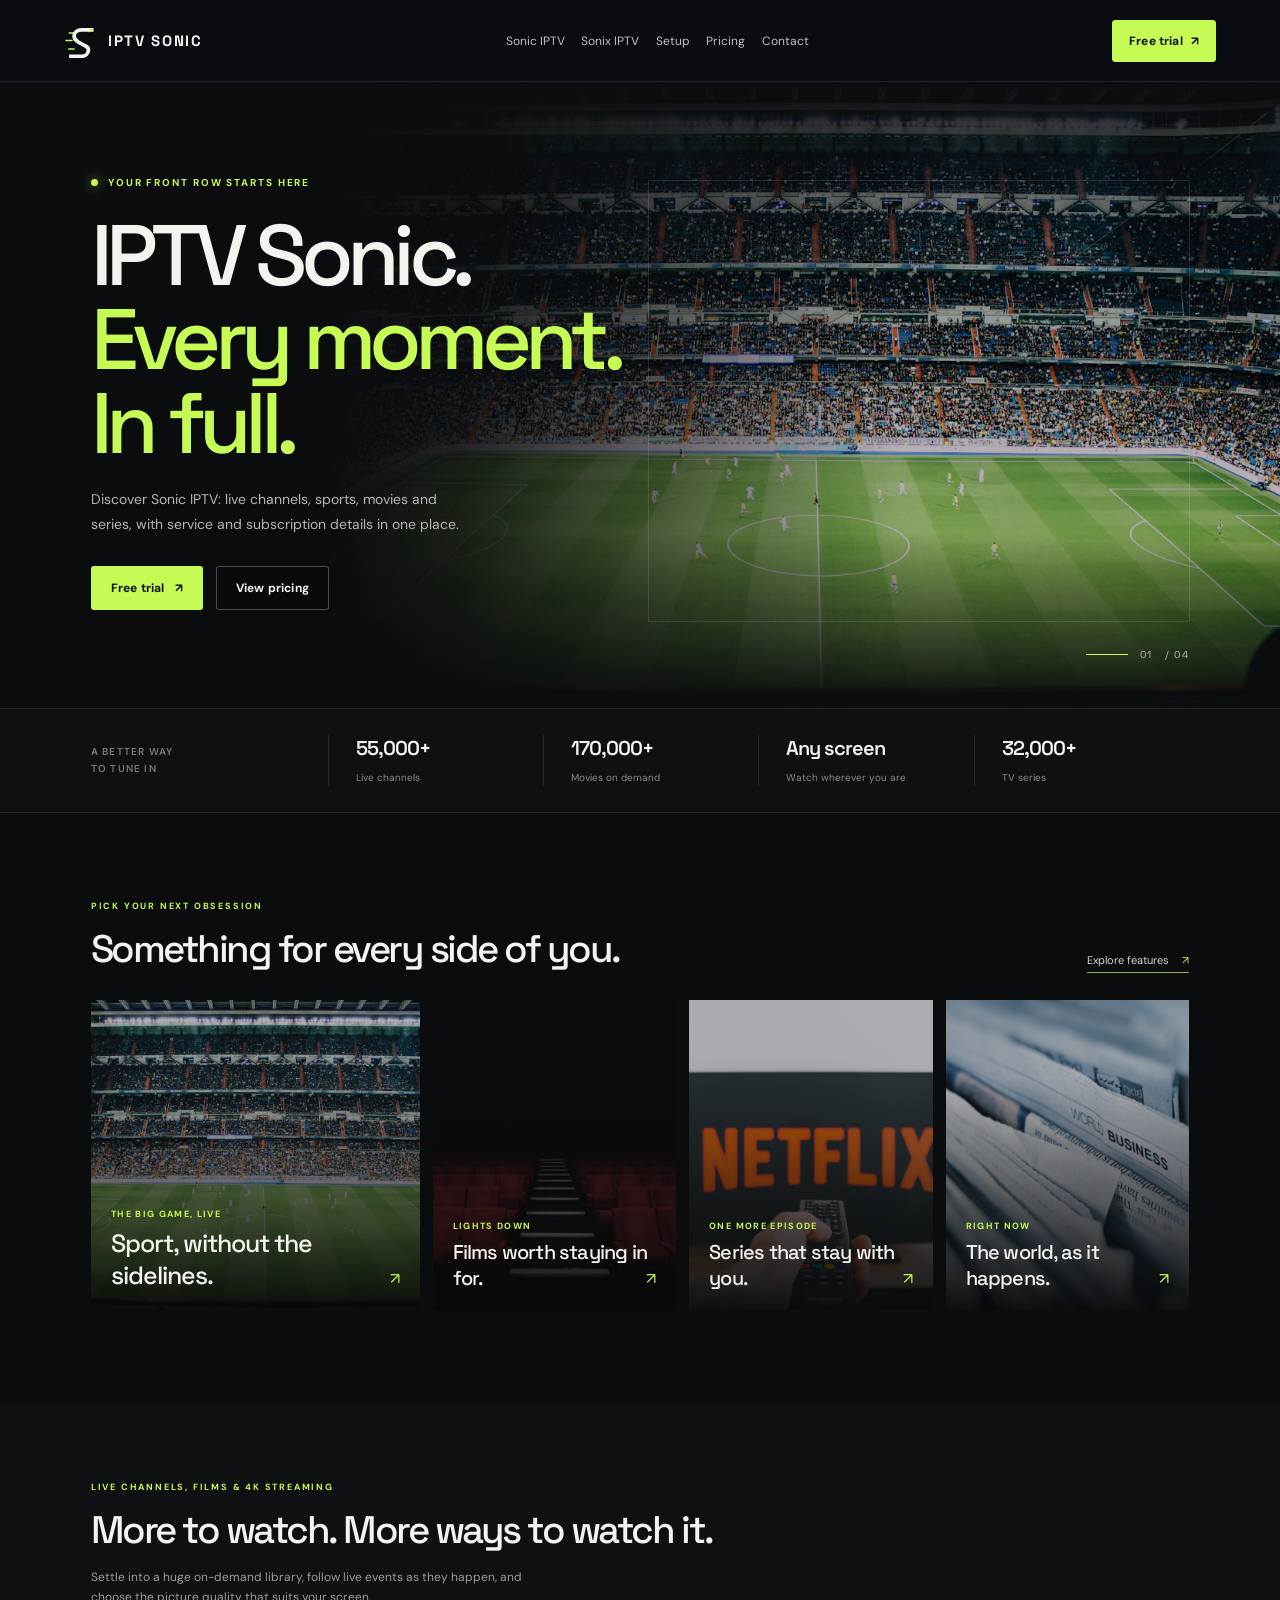
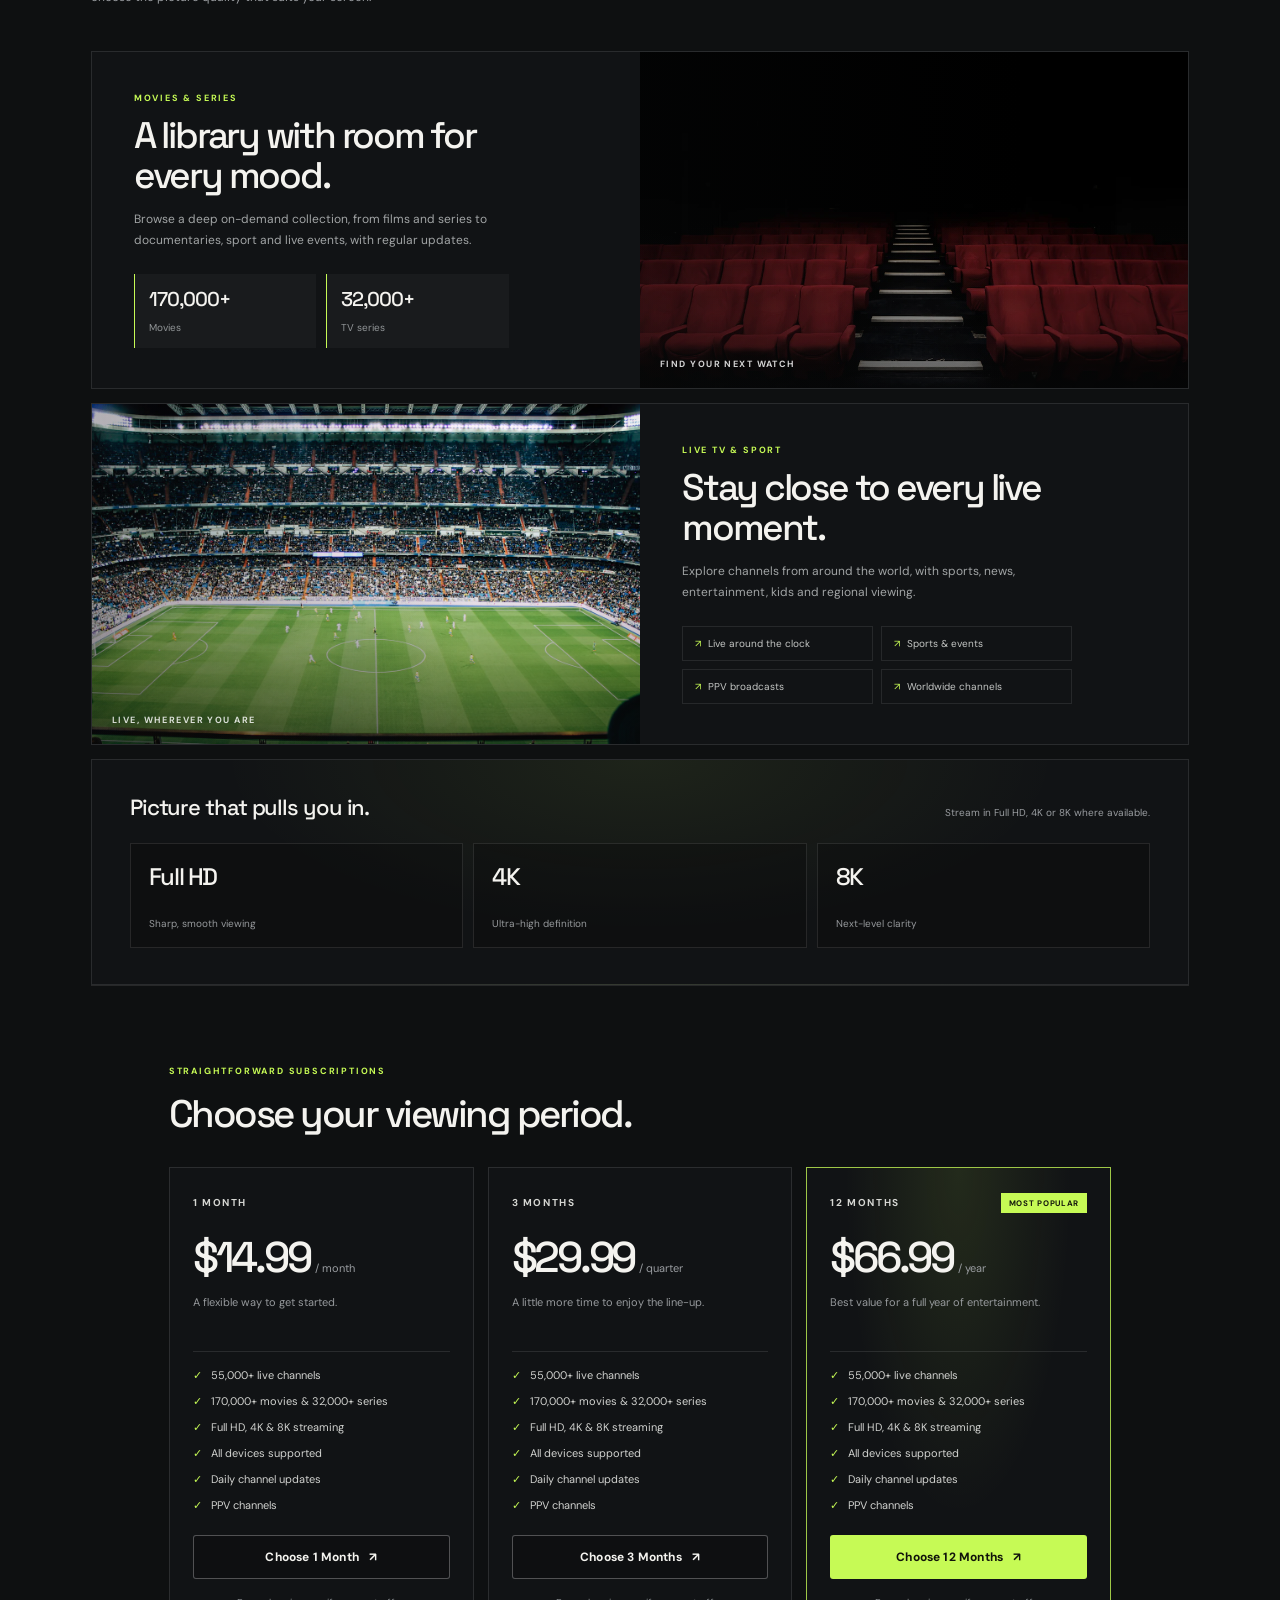
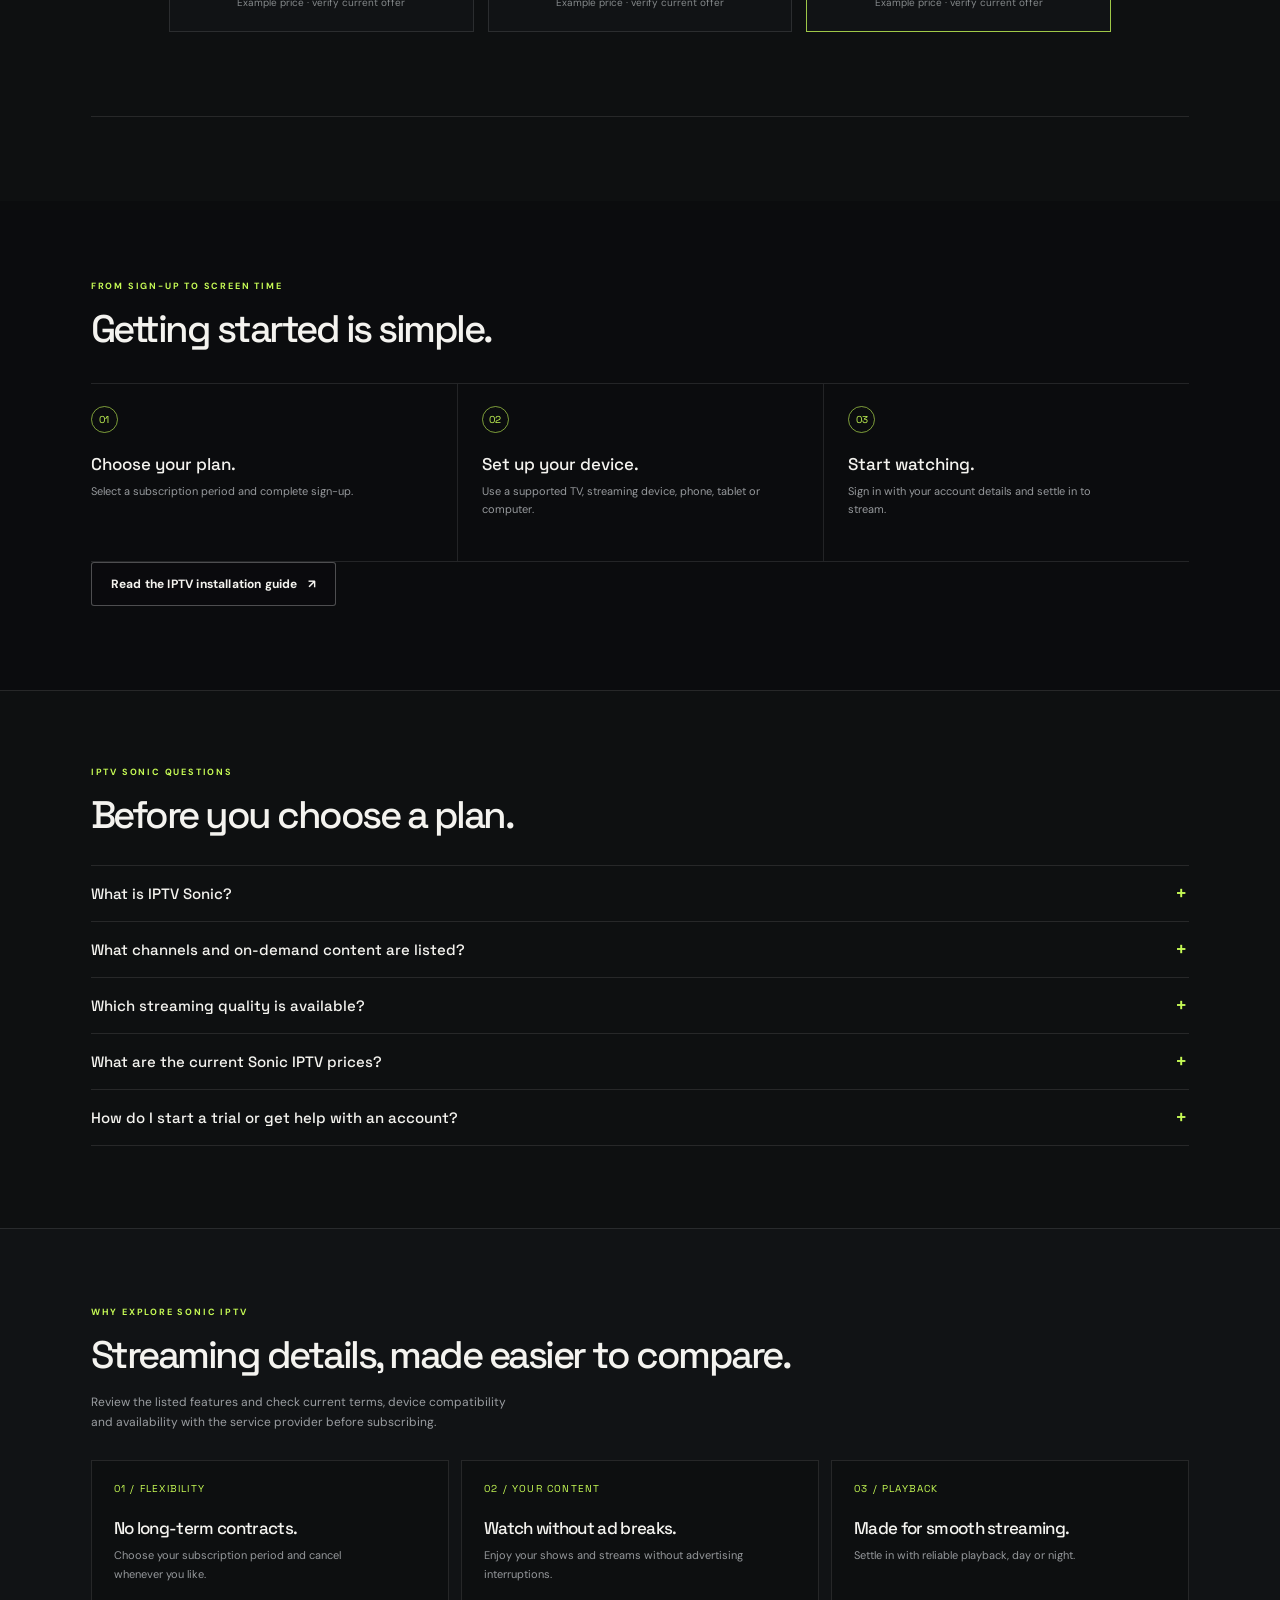
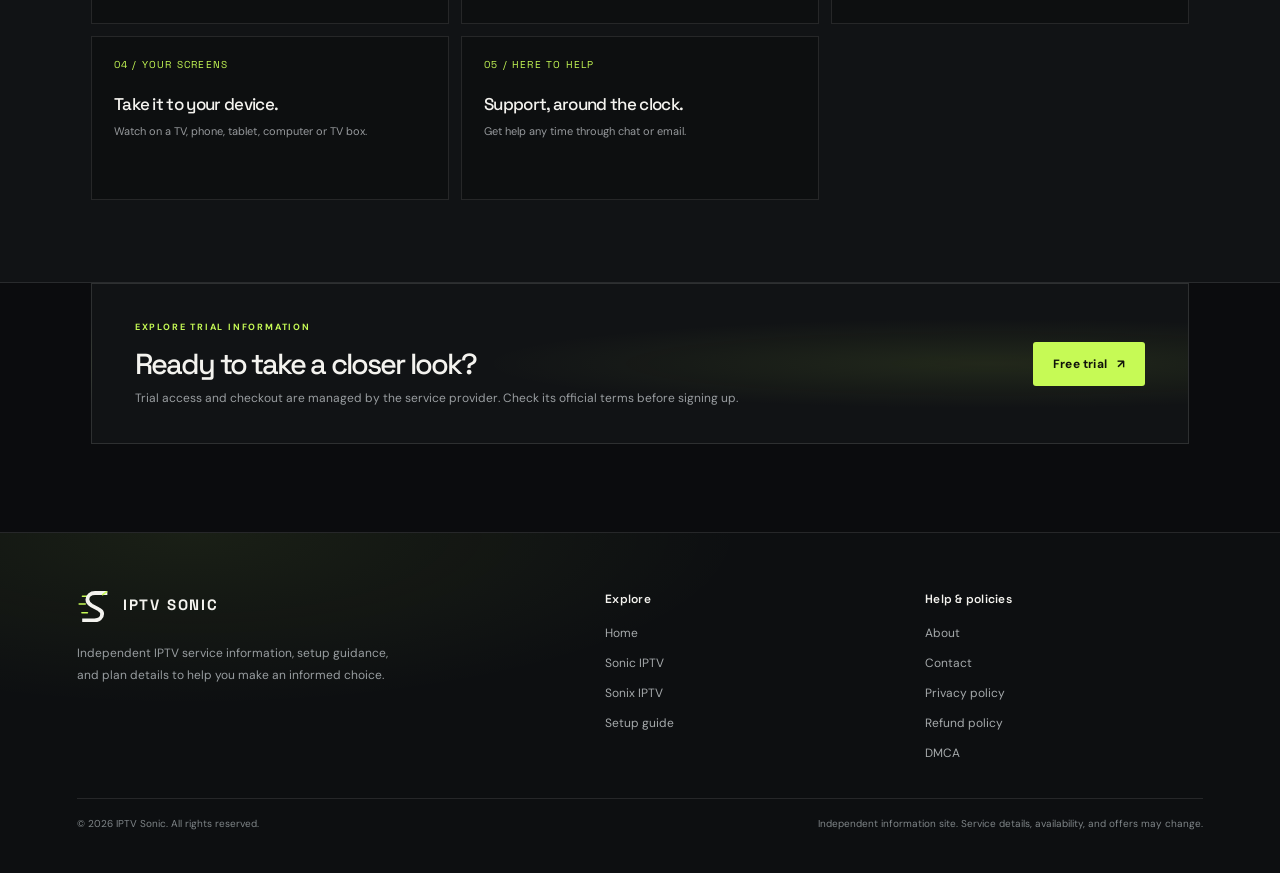
<file: index.html>
<!doctype html>
<html lang="en">
  <head>
    <meta charset="UTF-8" />
    <meta name="viewport" content="width=device-width, initial-scale=1.0" />
    <meta
      name="description"
      content="Explore IPTV Sonic: live TV, sports, movies and series with Sonic IPTV plan details, supported devices, streaming quality and trial information."
    />
    <meta name="robots" content="index, follow" />
    <meta name="theme-color" content="#0b0c0e" />
    <link rel="canonical" href="https://iptvsonic.com/" />
    <link rel="icon" type="image/svg+xml" href="favicon.svg?v=2" sizes="any" />
    <link rel="icon" type="image/png" sizes="32x32" href="favicon-32.png?v=2" />
    <link rel="shortcut icon" href="favicon.ico?v=2" />
    <link rel="apple-touch-icon" sizes="180x180" href="apple-touch-icon.png?v=2" />
    <link rel="preload" as="image" href="images/stadium.webp" fetchpriority="high" />
    <meta property="og:type" content="website" />
    <meta property="og:title" content="IPTV Sonic | Live TV, Movies &amp; Series" />
    <meta property="og:description" content="Explore IPTV Sonic and Sonic IPTV service information, content, supported devices and plan details." />
    <meta property="og:url" content="https://iptvsonic.com/" />
    <meta property="og:locale" content="en_US" />
    <meta property="og:image" content="https://iptvsonic.com/images/social-cover.webp" />
    <meta name="twitter:card" content="summary_large_image" />
    <meta name="twitter:title" content="IPTV Sonic | Live TV, Movies &amp; Series" />
    <meta name="twitter:description" content="Explore IPTV Sonic and Sonic IPTV service information, content, supported devices and plan details." />
    <meta name="twitter:image" content="https://iptvsonic.com/images/social-cover.webp" />
    <title>IPTV Sonic | Live TV, Movies &amp; Series Streaming</title>
    <script type="application/ld+json">
      {
        "@context": "https://schema.org",
        "@graph": [
          {
            "@type": "WebSite",
            "@id": "https://iptvsonic.com/#website",
            "url": "https://iptvsonic.com/",
            "name": "IPTV Sonic",
            "alternateName": "Sonic IPTV",
            "inLanguage": "en"
          },
          {
            "@type": "WebPage",
            "@id": "https://iptvsonic.com/#webpage",
            "url": "https://iptvsonic.com/",
            "name": "IPTV Sonic | Live TV, Movies & Series Streaming",
            "description": "Explore IPTV Sonic: live TV, sports, movies and series with Sonic IPTV plan details, supported devices, streaming quality and trial information.",
            "isPartOf": { "@id": "https://iptvsonic.com/#website" },
            "inLanguage": "en"
          },
          {
            "@type": "FAQPage",
            "@id": "https://iptvsonic.com/#faq",
            "mainEntity": [
              {
                "@type": "Question",
                "name": "What is IPTV Sonic?",
                "acceptedAnswer": {
                  "@type": "Answer",
                  "text": "IPTV Sonic is an informational landing page for live television and on-demand streaming offers. Subscription, trial, billing and account services are managed separately by the service provider."
                }
              },
              {
                "@type": "Question",
                "name": "What channels and on-demand content are listed?",
                "acceptedAnswer": {
                  "@type": "Answer",
                  "text": "The service provider advertises more than 55,000 live channels, 170,000 movies and 32,000 series. Catalog size, channel availability and content rights can vary; confirm the current catalog and terms with the provider before subscribing."
                }
              },
              {
                "@type": "Question",
                "name": "Which streaming quality is available?",
                "acceptedAnswer": {
                  "@type": "Answer",
                  "text": "The service provider advertises Full HD, 4K and 8K streaming. Actual playback quality depends on the selected content, device, app and connection."
                }
              },
              {
                "@type": "Question",
                "name": "What are the current Sonic IPTV prices?",
                "acceptedAnswer": {
                  "@type": "Answer",
                  "text": "Plan examples on this page may change. Check current pricing and plan details with the service provider before paying."
                }
              },
              {
                "@type": "Question",
                "name": "How do I start a trial or get help with an account?",
                "acceptedAnswer": {
                  "@type": "Answer",
                  "text": "Trial sign-up, billing and account support are handled by the service provider. Use the provider's official website or the support details in your order confirmation."
                }
              }
            ]
          }
        ]
      }
    </script>
    <link rel="preconnect" href="https://fonts.googleapis.com" />
    <link rel="preconnect" href="https://fonts.gstatic.com" crossorigin />
    <link
      href="https://fonts.googleapis.com/css2?family=DM+Sans:wght@400;500;600;700&family=Space+Grotesk:wght@400;500;600;700&display=swap"
      rel="stylesheet"
    />
    <style>
      :root {
        color-scheme: dark;
        --bg: #0b0c0e;
        --panel: #111315;
        --line: rgba(255, 255, 255, 0.1);
        --muted: #9a9da1;
        --white: #f4f3ef;
        --lime: #c6fa55;
        --font-display: "Space Grotesk", sans-serif;
        --font-body: "DM Sans", sans-serif;
      }

      * {
        box-sizing: border-box;
      }

      html {
        scroll-behavior: smooth;
      }

      body {
        margin: 0;
        background: var(--bg);
        color: var(--white);
        font-family: var(--font-body);
        -webkit-font-smoothing: antialiased;
      }

      a {
        color: inherit;
        text-decoration: none;
      }

      button {
        font: inherit;
      }

      .page-shell {
        width: min(1440px, 100%);
        margin: 0 auto;
        overflow: hidden;
      }

      .topbar {
        height: 82px;
        padding: 0 7.1%;
        display: flex;
        align-items: center;
        justify-content: space-between;
        border-bottom: 1px solid rgba(255, 255, 255, 0.07);
        position: relative;
        z-index: 5;
      }

      .brand {
        display: inline-flex;
        align-items: center;
        gap: 11px;
        font-family: var(--font-display);
        font-size: 19px;
        font-weight: 700;
        letter-spacing: 0.12em;
      }

      .brand-mark {
        width: 34px;
        height: 34px;
        display: inline-block;
        object-fit: contain;
      }

      .nav-links {
        display: flex;
        gap: 37px;
        color: #b9babe;
        font-size: 13px;
      }

      .nav-links a {
        transition: color 160ms ease;
      }

      .nav-links a:hover {
        color: var(--lime);
      }

      .nav-actions {
        display: flex;
        align-items: center;
        gap: 25px;
        font-size: 13px;
      }

      .button {
        min-height: 44px;
        padding: 0 19px;
        display: inline-flex;
        align-items: center;
        justify-content: center;
        gap: 10px;
        border: 1px solid transparent;
        border-radius: 3px;
        font-size: 12px;
        font-weight: 700;
        letter-spacing: 0.015em;
        transition: transform 160ms ease, background 160ms ease, border 160ms ease;
      }

      .button:hover {
        transform: translateY(-2px);
      }

      .button-primary {
        color: #10120a;
        background: var(--lime);
      }

      .button-primary:hover {
        background: #d5ff7c;
      }

      .button-quiet {
        color: var(--white);
        border-color: rgba(255, 255, 255, 0.28);
        background: rgba(10, 11, 13, 0.35);
      }

      .button-quiet:hover {
        border-color: var(--lime);
      }

      .hero {
        position: relative;
        min-height: 626px;
        display: flex;
        align-items: center;
        padding: 70px 7.1% 74px;
        isolation: isolate;
      }

      .hero::before {
        content: "";
        position: absolute;
        z-index: -2;
        inset: 0 0 0 25%;
        background:
          linear-gradient(90deg, var(--bg) 0%, rgba(11, 12, 14, 0.88) 15%, rgba(11, 12, 14, 0.18) 60%, rgba(11, 12, 14, 0.18) 100%),
          linear-gradient(0deg, var(--bg) 0%, transparent 28%, rgba(11, 12, 14, 0.12) 76%, var(--bg) 100%),
          url("images/stadium.webp") center 48% / cover;
        opacity: 0.88;
      }

      .hero::after {
        content: "";
        position: absolute;
        z-index: -1;
        width: 540px;
        height: 440px;
        right: 7%;
        top: 98px;
        border: 1px solid rgba(255, 255, 255, 0.11);
        pointer-events: none;
      }

      .hero-copy {
        width: min(590px, 58%);
        position: relative;
        z-index: 1;
        padding: 20px 0;
      }

      .eyebrow {
        display: flex;
        align-items: center;
        gap: 10px;
        color: var(--lime);
        font-size: 10px;
        font-weight: 700;
        letter-spacing: 0.19em;
        text-transform: uppercase;
      }

      .live-dot {
        width: 7px;
        height: 7px;
        background: var(--lime);
        border-radius: 50%;
        box-shadow: 0 0 12px rgba(198, 250, 85, 0.65);
      }

      h1,
      h2,
      h3,
      p {
        margin-top: 0;
      }

      h1 {
        max-width: 620px;
        margin: 25px 0 21px;
        font-family: var(--font-display);
        font-size: clamp(52px, 6.7vw, 91px);
        font-weight: 500;
        letter-spacing: -0.078em;
        line-height: 0.98;
      }

      h1 span {
        color: var(--lime);
      }

      .hero-description {
        max-width: 390px;
        margin-bottom: 29px;
        color: #b5b6b8;
        font-size: 14px;
        line-height: 1.8;
      }

      .hero-ctas {
        display: flex;
        align-items: center;
        gap: 13px;
      }

      .play-icon {
        width: 17px;
        height: 17px;
        display: inline-grid;
        place-items: center;
        border: 1px solid rgba(255, 255, 255, 0.7);
        border-radius: 50%;
        font-size: 7px;
        line-height: 1;
      }

      .hero-index {
        position: absolute;
        right: 7.1%;
        bottom: 47px;
        display: flex;
        align-items: center;
        gap: 12px;
        color: rgba(255, 255, 255, 0.68);
        font-family: var(--font-display);
        font-size: 10px;
        letter-spacing: 0.14em;
      }

      .hero-index::before {
        content: "";
        width: 42px;
        height: 1px;
        background: var(--lime);
      }

      .proof-strip {
        min-height: 105px;
        padding: 22px 7.1%;
        display: grid;
        grid-template-columns: 1.1fr repeat(4, 1fr);
        align-items: center;
        border-top: 1px solid var(--line);
        border-bottom: 1px solid var(--line);
        background: #0e1011;
      }

      .proof-intro {
        color: #777b7e;
        font-size: 10px;
        font-weight: 600;
        letter-spacing: 0.12em;
        line-height: 1.65;
        text-transform: uppercase;
      }

      .proof-stat {
        min-height: 39px;
        padding-left: 27px;
        border-left: 1px solid var(--line);
      }

      .proof-stat strong {
        display: block;
        margin-bottom: 4px;
        font-family: var(--font-display);
        font-size: 20px;
        font-weight: 600;
        letter-spacing: -0.05em;
      }

      .proof-stat span {
        color: #878a8d;
        font-size: 10px;
      }

      .content-section {
        padding: 87px 7.1% 93px;
      }

      .section-heading {
        margin-bottom: 27px;
        display: flex;
        align-items: end;
        justify-content: space-between;
      }

      .section-kicker {
        margin-bottom: 12px;
        color: var(--lime);
        font-size: 9px;
        font-weight: 700;
        letter-spacing: 0.2em;
        text-transform: uppercase;
      }

      h2 {
        margin-bottom: 0;
        font-family: var(--font-display);
        font-size: clamp(29px, 3vw, 40px);
        font-weight: 500;
        letter-spacing: -0.065em;
      }

      .text-link {
        padding-bottom: 5px;
        color: #d4d5d1;
        border-bottom: 1px solid rgba(198, 250, 85, 0.7);
        font-size: 11px;
      }

      .text-link span {
        padding-left: 10px;
        color: var(--lime);
      }

      .feature-showcase {
        padding: 78px 7.1% 84px;
        background: #0e1011;
      }

      .feature-showcase-heading {
        margin-bottom: 43px;
      }

      .feature-showcase-heading p {
        max-width: 435px;
        margin: 13px 0 0;
        color: var(--muted);
        font-size: 12px;
        line-height: 1.7;
      }

      .feature-story {
        min-height: 335px;
        margin-bottom: 14px;
        display: grid;
        grid-template-columns: 1fr 1fr;
        border: 1px solid rgba(255, 255, 255, 0.1);
        background: #111315;
      }

      .feature-story-copy {
        padding: 40px 42px;
        display: flex;
        align-items: flex-start;
        flex-direction: column;
        justify-content: center;
      }

      .feature-story-copy h3 {
        max-width: 420px;
        margin: 0 0 13px;
        font-family: var(--font-display);
        font-size: clamp(27px, 3vw, 37px);
        font-weight: 500;
        letter-spacing: -0.06em;
        line-height: 1.08;
      }

      .feature-story-copy > p {
        max-width: 410px;
        margin: 0 0 23px;
        color: #a1a4a5;
        font-size: 12px;
        line-height: 1.75;
      }

      .library-numbers {
        width: 100%;
        max-width: 375px;
        display: grid;
        grid-template-columns: 1fr 1fr;
        gap: 10px;
      }

      .library-number {
        padding: 12px 14px;
        border-left: 1px solid var(--lime);
        background: rgba(255, 255, 255, 0.035);
      }

      .library-number strong {
        display: block;
        margin-bottom: 3px;
        font-family: var(--font-display);
        font-size: 20px;
        font-weight: 500;
        letter-spacing: -0.05em;
      }

      .library-number span {
        color: #919597;
        font-size: 10px;
      }

      .feature-art {
        min-height: 335px;
        position: relative;
        overflow: hidden;
        background-color: #1b2021;
        background-position: center;
        background-size: cover;
      }

      .feature-art::after {
        content: "";
        position: absolute;
        inset: 0;
        background: linear-gradient(90deg, rgba(10, 12, 13, 0.28), transparent 70%), linear-gradient(0deg, rgba(8, 9, 10, 0.58), transparent 50%);
      }

      .feature-art-library {
        background-image: url("images/cinema.webp");
      }

      .feature-art-live {
        background-image: url("images/stadium.webp");
      }

      .art-caption {
        position: absolute;
        z-index: 1;
        right: 20px;
        bottom: 18px;
        left: 20px;
        color: rgba(255, 255, 255, 0.82);
        font-size: 9px;
        font-weight: 700;
        letter-spacing: 0.16em;
        text-transform: uppercase;
      }

      .feature-story-reverse .feature-art {
        order: 0;
      }

      .feature-story-reverse .feature-story-copy {
        order: 1;
      }

      .live-points {
        width: 100%;
        max-width: 390px;
        display: grid;
        grid-template-columns: 1fr 1fr;
        gap: 8px;
      }

      .live-point {
        padding: 10px 12px;
        border: 1px solid rgba(255, 255, 255, 0.09);
        color: #c4c6c4;
        font-size: 10px;
      }

      .live-point::before {
        content: "↗";
        margin-right: 7px;
        color: var(--lime);
      }

      .quality-panel {
        margin-top: 14px;
        padding: 33px 38px 36px;
        border: 1px solid rgba(255, 255, 255, 0.1);
        background:
          radial-gradient(ellipse at 50% 0%, rgba(198, 250, 85, 0.07), transparent 54%),
          #111315;
      }

      .quality-panel-heading {
        margin-bottom: 22px;
        display: flex;
        align-items: end;
        justify-content: space-between;
        gap: 20px;
      }

      .quality-panel-heading h3 {
        margin: 0;
        font-family: var(--font-display);
        font-size: 22px;
        font-weight: 500;
        letter-spacing: -0.05em;
      }

      .quality-panel-heading p {
        margin: 0 0 2px;
        color: var(--muted);
        font-size: 10px;
      }

      .quality-levels {
        display: grid;
        grid-template-columns: repeat(3, 1fr);
        gap: 10px;
      }

      .quality-level {
        min-height: 105px;
        padding: 17px 18px;
        display: flex;
        align-items: flex-start;
        flex-direction: column;
        justify-content: space-between;
        border: 1px solid rgba(255, 255, 255, 0.1);
        background: rgba(7, 8, 9, 0.32);
      }

      .quality-level strong {
        font-family: var(--font-display);
        font-size: 24px;
        font-weight: 500;
        letter-spacing: -0.06em;
      }

      .quality-level span {
        color: #96999c;
        font-size: 10px;
      }

      .setup-section {
        padding: 79px 7.1% 84px;
      }

      .setup-heading {
        margin-bottom: 30px;
      }

      .setup-grid {
        display: grid;
        grid-template-columns: repeat(3, 1fr);
        border-top: 1px solid var(--line);
        border-bottom: 1px solid var(--line);
      }

      .setup-step {
        min-height: 177px;
        padding: 22px 24px 23px 0;
      }

      .setup-step + .setup-step {
        padding-left: 24px;
        border-left: 1px solid var(--line);
      }

      .setup-step-number {
        width: 27px;
        height: 27px;
        margin-bottom: 20px;
        display: inline-grid;
        place-items: center;
        color: var(--lime);
        border: 1px solid rgba(198, 250, 85, 0.6);
        border-radius: 50%;
        font-family: var(--font-display);
        font-size: 10px;
      }

      .setup-step h3 {
        margin: 0 0 7px;
        font-family: var(--font-display);
        font-size: 17px;
        font-weight: 500;
      }

      .setup-step p {
        max-width: 280px;
        margin: 0;
        color: #96999c;
        font-size: 11px;
        line-height: 1.65;
      }

      .faq-section {
        padding: 75px 7.1% 82px;
        border-top: 1px solid var(--line);
        background: #0e1011;
      }

      .faq-heading {
        margin-bottom: 26px;
      }

      .faq-list {
        border-top: 1px solid var(--line);
      }

      .faq-list details {
        border-bottom: 1px solid var(--line);
      }

      .faq-list summary {
        padding: 18px 32px 18px 0;
        position: relative;
        color: var(--white);
        cursor: pointer;
        font-family: var(--font-display);
        font-size: 15px;
        font-weight: 500;
        list-style: none;
      }

      .faq-list summary::-webkit-details-marker {
        display: none;
      }

      .faq-list summary::after {
        content: "+";
        position: absolute;
        top: 50%;
        right: 2px;
        color: var(--lime);
        font-size: 20px;
        transform: translateY(-50%);
      }

      .faq-list details[open] summary::after {
        content: "−";
      }

      .faq-list details p {
        max-width: 760px;
        margin: 0;
        padding: 0 24px 18px 0;
        color: #a1a4a5;
        font-size: 12px;
        line-height: 1.8;
      }

      .faq-list a {
        color: var(--lime);
        text-decoration: underline;
        text-underline-offset: 3px;
      }

      .why-section {
        padding: 77px 7.1% 82px;
        border-top: 1px solid var(--line);
        border-bottom: 1px solid var(--line);
        background: #111315;
      }

      .why-heading {
        margin-bottom: 28px;
      }

      .why-heading p {
        max-width: 420px;
        margin: 13px 0 0;
        color: var(--muted);
        font-size: 12px;
        line-height: 1.7;
      }

      .benefit-grid {
        display: grid;
        grid-template-columns: repeat(3, minmax(0, 1fr));
        gap: 12px;
      }

      .benefit-card {
        min-height: 164px;
        padding: 21px 22px;
        border: 1px solid rgba(255, 255, 255, 0.1);
        background: #0d0f10;
      }

      .benefit-number {
        display: block;
        margin-bottom: 22px;
        color: var(--lime);
        font-family: var(--font-display);
        font-size: 10px;
        letter-spacing: 0.12em;
      }

      .benefit-card h3 {
        margin: 0 0 7px;
        font-family: var(--font-display);
        font-size: 17px;
        font-weight: 500;
        letter-spacing: -0.04em;
      }

      .benefit-card p {
        max-width: 260px;
        margin: 0;
        color: #96999c;
        font-size: 11px;
        line-height: 1.65;
      }

      .pricing-section {
        padding: 79px 7.1% 84px;
        border-top: 1px solid var(--line);
        border-bottom: 1px solid var(--line);
        background: #0e1011;
      }

      .pricing-heading {
        margin-bottom: 29px;
        display: flex;
        align-items: end;
        justify-content: space-between;
        gap: 24px;
      }

      .pricing-heading p {
        max-width: 270px;
        margin: 0 0 4px;
        color: var(--muted);
        font-size: 12px;
        line-height: 1.7;
      }

      .pricing-heading p a {
        color: var(--lime);
        text-decoration: underline;
        text-underline-offset: 3px;
      }

      .pricing-grid {
        display: grid;
        grid-template-columns: repeat(3, minmax(0, 1fr));
        gap: 14px;
      }

      .plan-card {
        min-height: 360px;
        padding: 25px 23px 22px;
        display: flex;
        flex-direction: column;
        border: 1px solid rgba(255, 255, 255, 0.11);
        background: #111315;
      }

      .plan-card.featured {
        border-color: rgba(198, 250, 85, 0.78);
        background:
          radial-gradient(ellipse at 50% 0%, rgba(198, 250, 85, 0.1), transparent 53%),
          #111315;
      }

      .plan-topline {
        min-height: 20px;
        margin-bottom: 17px;
        display: flex;
        align-items: center;
        justify-content: space-between;
      }

      .plan-name {
        color: #d6d7d3;
        font-size: 10px;
        font-weight: 700;
        letter-spacing: 0.16em;
        text-transform: uppercase;
      }

      .plan-badge {
        padding: 5px 8px;
        color: #14170d;
        background: var(--lime);
        font-size: 8px;
        font-weight: 700;
        letter-spacing: 0.09em;
        text-transform: uppercase;
      }

      .plan-price {
        display: flex;
        align-items: baseline;
        gap: 5px;
        font-family: var(--font-display);
      }

      .plan-price strong {
        font-size: 43px;
        font-weight: 500;
        letter-spacing: -0.075em;
      }

      .plan-price span {
        color: var(--muted);
        font-family: var(--font-body);
        font-size: 11px;
      }

      .plan-summary {
        min-height: 39px;
        margin: 8px 0 19px;
        color: #96999c;
        font-size: 11px;
        line-height: 1.65;
      }

      .plan-features {
        margin: 0 0 23px;
        padding: 16px 0 0;
        display: grid;
        gap: 12px;
        border-top: 1px solid var(--line);
        list-style: none;
      }

      .plan-features li {
        display: flex;
        gap: 9px;
        color: #d1d2cf;
        font-size: 11px;
      }

      .plan-features li::before {
        content: "✓";
        color: var(--lime);
      }

      .plan-card .button {
        width: 100%;
        margin-top: auto;
      }

      .trial-note {
        margin: 17px 0 0;
        color: #85898b;
        font-size: 10px;
        text-align: center;
      }

      .category-grid {
        display: grid;
        grid-template-columns: 1.35fr 1fr 1fr 1fr;
        gap: 13px;
      }

      .category-card {
        min-height: 257px;
        position: relative;
        overflow: hidden;
        background: #202326;
      }

      .category-card::before {
        content: "";
        position: absolute;
        inset: 0;
        background-image: var(--card-image);
        background-position: center;
        background-size: cover;
        opacity: 0.67;
        transition: transform 450ms ease, opacity 250ms ease;
      }

      .category-card:hover::before {
        transform: scale(1.045);
        opacity: 0.84;
      }

      .category-card::after {
        content: "";
        position: absolute;
        inset: 25% 0 0;
        background: linear-gradient(0deg, rgba(7, 8, 9, 0.95), transparent);
      }

      .category-card:first-child {
        min-height: 310px;
      }

      .category-card:first-child::before {
        background-position: center;
      }

      .category-card-content {
        position: absolute;
        z-index: 1;
        right: 20px;
        bottom: 19px;
        left: 20px;
      }

      .category-label {
        margin-bottom: 7px;
        color: var(--lime);
        font-size: 9px;
        font-weight: 700;
        letter-spacing: 0.15em;
        text-transform: uppercase;
      }

      .category-card h3 {
        margin: 0;
        font-family: var(--font-display);
        font-size: 20px;
        font-weight: 500;
        letter-spacing: -0.04em;
      }

      .category-card:first-child h3 {
        font-size: 25px;
      }

      .category-arrow {
        position: absolute;
        right: 0;
        bottom: 2px;
        color: var(--lime);
        font-size: 16px;
      }

      .bottom-cta {
        margin: 0 7.1% 88px;
        padding: 37px 43px;
        display: flex;
        align-items: center;
        justify-content: space-between;
        border: 1px solid rgba(255, 255, 255, 0.12);
        background:
          radial-gradient(ellipse at 82% 50%, rgba(198, 250, 85, 0.09), transparent 40%),
          #111315;
      }

      .bottom-cta h2 {
        margin-bottom: 8px;
        font-size: 29px;
      }

      .bottom-cta p {
        margin-bottom: 0;
        color: #999da0;
        font-size: 12px;
      }

      footer {
        min-height: 76px;
        padding: 0 7.1%;
        display: flex;
        align-items: center;
        justify-content: space-between;
        border-top: 1px solid var(--line);
        color: #777b7e;
        font-size: 12px;
      }

      .footer-links {
        display: flex;
        gap: 26px;
        font-size: 13px;
      }

      .footer-links a:hover {
        color: var(--white);
      }

      .menu-toggle {
        width: 40px;
        height: 40px;
        display: none;
        align-items: center;
        justify-content: center;
        color: var(--white);
        border: 1px solid var(--line);
        border-radius: 3px;
        background: transparent;
        cursor: pointer;
      }

      @media (max-width: 850px) {
        .topbar {
          padding: 0 5%;
        }

        .nav-links {
          gap: 20px;
        }

        .nav-actions {
          gap: 14px;
        }

        .hero {
          min-height: 590px;
          padding-right: 5%;
          padding-left: 5%;
        }

        .hero::before {
          left: 10%;
        }

        .proof-strip,
        .content-section {
          padding-right: 5%;
          padding-left: 5%;
        }

        .pricing-section {
          padding-right: 5%;
          padding-left: 5%;
        }

        .why-section {
          padding-right: 5%;
          padding-left: 5%;
        }

        .feature-showcase,
        .setup-section,
        .faq-section {
          padding-right: 5%;
          padding-left: 5%;
        }

        .feature-story-copy {
          padding: 31px 27px;
        }

        .quality-panel {
          padding-right: 25px;
          padding-left: 25px;
        }

        .benefit-grid {
          grid-template-columns: repeat(2, minmax(0, 1fr));
        }

        .category-grid {
          grid-template-columns: repeat(2, 1fr);
        }

        .category-card,
        .category-card:first-child {
          min-height: 250px;
        }

        .bottom-cta {
          margin-right: 5%;
          margin-left: 5%;
        }

        footer {
          padding-right: 5%;
          padding-left: 5%;
        }
      }

      @media (max-width: 1100px) {
        .topbar {
          height: 70px;
        }

        .menu-toggle {
          display: inline-flex;
          order: 3;
        }

        .nav-links {
          position: absolute;
          top: 69px;
          right: 0;
          left: 0;
          padding: 19px 5% 22px;
          display: none;
          flex-direction: column;
          gap: 19px;
          border-bottom: 1px solid var(--line);
          background: #101214;
        }

        .nav-links.is-open {
          display: flex;
        }

        .nav-actions {
          margin-left: auto;
          margin-right: 13px;
        }

        .nav-actions .button-quiet {
          display: none;
        }

        .nav-actions .button {
          min-height: 37px;
          padding: 0 12px;
          font-size: 10px;
        }
      }

      @media (max-width: 620px) {
        .topbar {
          height: 70px;
        }

        .menu-toggle {
          display: inline-flex;
          order: 3;
        }

        .nav-links {
          position: absolute;
          top: 69px;
          right: 0;
          left: 0;
          padding: 19px 5% 22px;
          display: none;
          flex-direction: column;
          gap: 19px;
          border-bottom: 1px solid var(--line);
          background: #101214;
        }

        .nav-links.is-open {
          display: flex;
        }

        .nav-actions {
          margin-left: auto;
          margin-right: 13px;
        }

        .nav-actions .button {
          min-height: 37px;
          padding: 0 12px;
          font-size: 10px;
        }

        .nav-actions .button-quiet {
          display: none;
        }

        .brand {
          gap: 8px;
          font-size: 16px;
        }

        .brand-mark {
          width: 30px;
          height: 30px;
        }

        .hero {
          min-height: 620px;
          align-items: end;
          padding: 90px 6% 69px;
        }

        .hero::before {
          inset: 0;
          background:
            linear-gradient(0deg, var(--bg) 2%, rgba(11, 12, 14, 0.88) 25%, rgba(11, 12, 14, 0.15) 83%, var(--bg) 100%),
            linear-gradient(90deg, rgba(11, 12, 14, 0.5), transparent),
            url("images/stadium.webp") 58% center / cover;
        }

        .hero::after {
          width: 64%;
          height: 190px;
          top: 94px;
          right: 6%;
        }

        .hero-copy {
          width: 100%;
        }

        h1 {
          max-width: 440px;
          font-size: clamp(55px, 15vw, 78px);
        }

        .hero-description {
          max-width: 340px;
          font-size: 13px;
        }

        .hero-index {
          right: 6%;
          bottom: 29px;
        }

        .proof-strip {
          padding: 22px 6%;
          grid-template-columns: repeat(2, 1fr);
          gap: 20px 0;
        }

        .proof-intro {
          grid-column: span 2;
        }

        .proof-stat {
          padding-left: 15px;
        }

        .proof-stat:nth-child(2n) {
          border-left: 0;
          padding-left: 0;
        }

        .proof-stat strong {
          font-size: 18px;
        }

        .content-section {
          padding: 66px 6% 70px;
        }

        .pricing-section {
          padding: 64px 6% 68px;
        }

        .why-section {
          padding: 63px 6% 67px;
        }

        .feature-showcase,
        .setup-section,
        .faq-section {
          padding: 63px 6% 67px;
        }

        .feature-showcase-heading {
          margin-bottom: 27px;
        }

        .feature-story {
          grid-template-columns: 1fr;
        }

        .feature-art,
        .feature-story {
          min-height: unset;
        }

        .feature-art {
          min-height: 220px;
          order: 0 !important;
        }

        .feature-story-copy {
          min-height: 265px;
          padding: 25px 21px;
          order: 1 !important;
        }

        .quality-panel {
          padding: 24px 19px;
        }

        .quality-panel-heading {
          align-items: start;
          flex-direction: column;
          gap: 8px;
        }

        .quality-levels {
          grid-template-columns: 1fr;
          gap: 8px;
        }

        .quality-level {
          min-height: 78px;
        }

        .setup-heading {
          margin-bottom: 24px;
        }

        .setup-grid {
          grid-template-columns: 1fr;
        }

        .setup-step,
        .setup-step + .setup-step {
          min-height: 0;
          padding: 19px 0;
          border-left: 0;
        }

        .setup-step + .setup-step {
          border-top: 1px solid var(--line);
        }

        .setup-step-number {
          margin-bottom: 13px;
        }

        .benefit-grid {
          grid-template-columns: 1fr;
          gap: 9px;
        }

        .benefit-card {
          min-height: 145px;
          padding: 18px;
        }

        .benefit-number {
          margin-bottom: 16px;
        }

        .pricing-heading {
          align-items: start;
          flex-direction: column;
          gap: 13px;
        }

        .pricing-heading p {
          max-width: 340px;
        }

        .pricing-grid {
          grid-template-columns: 1fr;
          gap: 11px;
        }

        .plan-card {
          min-height: unset;
          padding: 22px 19px;
        }

        .plan-summary {
          min-height: 0;
        }

        .section-heading {
          align-items: start;
          gap: 15px;
        }

        .section-heading .text-link {
          margin-top: 27px;
          white-space: nowrap;
          font-size: 10px;
        }

        .category-grid {
          gap: 9px;
        }

        .category-card,
        .category-card:first-child {
          min-height: 210px;
        }

        .category-card-content {
          right: 12px;
          bottom: 13px;
          left: 12px;
        }

        .category-card h3 {
          font-size: 17px;
        }

        .category-card:first-child h3 {
          font-size: 20px;
        }

        .bottom-cta {
          margin: 0 6% 62px;
          padding: 27px 22px;
          align-items: start;
          flex-direction: column;
          gap: 21px;
        }

        .bottom-cta h2 {
          font-size: 25px;
        }

        footer {
          min-height: 100px;
          padding: 18px 6%;
          align-items: start;
          flex-direction: column;
          gap: 14px;
        }

        .footer-links {
          gap: 16px;
          flex-wrap: wrap;
        }
      }

      @media (prefers-reduced-motion: reduce) {
        *,
        *::before,
        *::after {
          scroll-behavior: auto !important;
          transition-duration: 0.01ms !important;
        }
      }
    </style>
    <link rel="stylesheet" href="footer.css" />
    <link rel="stylesheet" href="header.css" />
    <script src="header.js" defer></script>
  </head>
  <body>
    <div class="page-shell">
      <header class="topbar site-header">
        <a class="brand site-header-brand" href="index.html" aria-label="IPTV Sonic home">
          <img class="brand-mark" src="sonic-mark.svg" alt="" aria-hidden="true" />
          <span>IPTV SONIC</span>
        </a>
        <nav class="nav-links site-header-nav" id="site-navigation" aria-label="Main navigation">
          <a href="sonic-iptv.html">Sonic IPTV</a>
          <a href="sonix-iptv.html">Sonix IPTV</a>
          <a href="installation-guide.html">Setup</a>
          <a href="#pricing">Pricing</a>
          <a href="contact.html">Contact</a>
        </nav>
        <div class="nav-actions site-header-actions">
          <a class="button button-primary site-header-cta" href="https://tvkix.com/trial/">Free trial <span aria-hidden="true">↗</span></a>
        </div>
        <button class="menu-toggle site-header-toggle" type="button" aria-label="Open navigation" aria-expanded="false" aria-controls="site-navigation">
          <span aria-hidden="true">☰</span>
        </button>
      </header>

      <main>
        <section class="hero" id="discover">
          <div class="hero-copy">
            <div class="eyebrow"><span class="live-dot"></span> Your front row starts here</div>
            <h1>IPTV Sonic.<br /><span>Every moment. In full.</span></h1>
            <p class="hero-description">
              Discover Sonic IPTV: live channels, sports, movies and series, with service and subscription details in one place.
            </p>
            <div class="hero-ctas">
              <a class="button button-primary" href="https://tvkix.com/trial/">Free trial <span aria-hidden="true">↗</span></a>
              <a class="button button-quiet" href="#pricing">View pricing</a>
            </div>
          </div>
          <div class="hero-index"><span>01</span> / 04</div>
        </section>

        <section class="proof-strip" aria-label="IPTV Sonic service highlights">
          <div class="proof-intro">A better way<br />to tune in</div>
          <div class="proof-stat"><strong>55,000+</strong><span>Live channels</span></div>
          <div class="proof-stat"><strong>170,000+</strong><span>Movies on demand</span></div>
          <div class="proof-stat"><strong>Any screen</strong><span>Watch wherever you are</span></div>
          <div class="proof-stat"><strong>32,000+</strong><span>TV series</span></div>
        </section>

        <section class="content-section" id="channels">
          <div class="section-heading">
            <div>
              <div class="section-kicker">Pick your next obsession</div>
              <h2>Something for every side of you.</h2>
            </div>
            <a class="text-link" href="#features">Explore features <span aria-hidden="true">↗</span></a>
          </div>

          <div class="category-grid">
            <a class="category-card" href="#features" style="--card-image: url('images/stadium.webp')">
              <div class="category-card-content">
                <div class="category-label">The big game, live</div>
                <h3>Sport, without the sidelines.</h3>
                <span class="category-arrow" aria-hidden="true">↗</span>
              </div>
            </a>
            <a class="category-card" href="#features" style="--card-image: url('images/cinema.webp')">
              <div class="category-card-content">
                <div class="category-label">Lights down</div>
                <h3>Films worth staying in for.</h3>
                <span class="category-arrow" aria-hidden="true">↗</span>
              </div>
            </a>
            <a class="category-card" href="#features" style="--card-image: url('images/live-tv.webp')">
              <div class="category-card-content">
                <div class="category-label">One more episode</div>
                <h3>Series that stay with you.</h3>
                <span class="category-arrow" aria-hidden="true">↗</span>
              </div>
            </a>
            <a class="category-card" href="#features" style="--card-image: url('images/entertainment.webp')">
              <div class="category-card-content">
                <div class="category-label">Right now</div>
                <h3>The world, as it happens.</h3>
                <span class="category-arrow" aria-hidden="true">↗</span>
              </div>
            </a>
          </div>
        </section>

        <section class="feature-showcase" id="features">
          <div class="feature-showcase-heading">
            <div class="section-kicker">Live channels, films &amp; 4K streaming</div>
            <h2>More to watch. More ways to watch it.</h2>
            <p>Settle into a huge on-demand library, follow live events as they happen, and choose the picture quality that suits your screen.</p>
          </div>

          <article class="feature-story">
            <div class="feature-story-copy">
              <div class="section-kicker">Movies &amp; series</div>
              <h3>A library with room for every mood.</h3>
              <p>Browse a deep on-demand collection, from films and series to documentaries, sport and live events, with regular updates.</p>
              <div class="library-numbers">
                <div class="library-number"><strong>170,000+</strong><span>Movies</span></div>
                <div class="library-number"><strong>32,000+</strong><span>TV series</span></div>
              </div>
            </div>
            <div class="feature-art feature-art-library" role="img" aria-label="Cinema seats and screen">
              <span class="art-caption">Find your next watch</span>
            </div>
          </article>

          <article class="feature-story feature-story-reverse">
            <div class="feature-art feature-art-live" role="img" aria-label="Live football in a stadium">
              <span class="art-caption">Live, wherever you are</span>
            </div>
            <div class="feature-story-copy">
              <div class="section-kicker">Live TV &amp; sport</div>
              <h3>Stay close to every live moment.</h3>
              <p>Explore channels from around the world, with sports, news, entertainment, kids and regional viewing.</p>
              <div class="live-points">
                <span class="live-point">Live around the clock</span>
                <span class="live-point">Sports &amp; events</span>
                <span class="live-point">PPV broadcasts</span>
                <span class="live-point">Worldwide channels</span>
              </div>
            </div>
          </article>

          <div class="quality-panel">
            <div class="quality-panel-heading">
              <h3>Picture that pulls you in.</h3>
              <p>Stream in Full HD, 4K or 8K where available.</p>
            </div>
            <div class="quality-levels">
              <div class="quality-level"><strong>Full HD</strong><span>Sharp, smooth viewing</span></div>
              <div class="quality-level"><strong>4K</strong><span>Ultra-high definition</span></div>
              <div class="quality-level"><strong>8K</strong><span>Next-level clarity</span></div>
            </div>
          </div>

          <section class="pricing-section" id="pricing">
            <div class="pricing-heading">
              <div>
                <div class="section-kicker">Straightforward subscriptions</div>
                <h2>Choose your viewing period.</h2>
              </div>
            </div>

            <div class="pricing-grid">
              <article class="plan-card">
                <div class="plan-topline"><span class="plan-name">1 Month</span></div>
                <div class="plan-price"><strong>$14.99</strong><span>/ month</span></div>
                <p class="plan-summary">A flexible way to get started.</p>
                <ul class="plan-features">
                  <li>55,000+ live channels</li>
                  <li>170,000+ movies &amp; 32,000+ series</li>
                  <li>Full HD, 4K &amp; 8K streaming</li>
                  <li>All devices supported</li>
                  <li>Daily channel updates</li>
                  <li>PPV channels</li>
                </ul>
                <a class="button button-quiet" href="https://tvkix.com/pay/?plan=1m&amp;devices=1">Choose 1 Month <span aria-hidden="true">↗</span></a>
                <p class="trial-note">Example price · verify current offer</p>
              </article>

              <article class="plan-card">
                <div class="plan-topline"><span class="plan-name">3 Months</span></div>
                <div class="plan-price"><strong>$29.99</strong><span>/ quarter</span></div>
                <p class="plan-summary">A little more time to enjoy the line-up.</p>
                <ul class="plan-features">
                  <li>55,000+ live channels</li>
                  <li>170,000+ movies &amp; 32,000+ series</li>
                  <li>Full HD, 4K &amp; 8K streaming</li>
                  <li>All devices supported</li>
                  <li>Daily channel updates</li>
                  <li>PPV channels</li>
                </ul>
                <a class="button button-quiet" href="https://tvkix.com/pay/?plan=3m&amp;devices=1">Choose 3 Months <span aria-hidden="true">↗</span></a>
                <p class="trial-note">Example price · verify current offer</p>
              </article>

              <article class="plan-card featured">
                <div class="plan-topline">
                  <span class="plan-name">12 Months</span>
                  <span class="plan-badge">Most popular</span>
                </div>
                <div class="plan-price"><strong>$66.99</strong><span>/ year</span></div>
                <p class="plan-summary">Best value for a full year of entertainment.</p>
                <ul class="plan-features">
                  <li>55,000+ live channels</li>
                  <li>170,000+ movies &amp; 32,000+ series</li>
                  <li>Full HD, 4K &amp; 8K streaming</li>
                  <li>All devices supported</li>
                  <li>Daily channel updates</li>
                  <li>PPV channels</li>
                </ul>
                <a class="button button-primary" href="https://tvkix.com/pay/?plan=12m&amp;devices=1">Choose 12 Months <span aria-hidden="true">↗</span></a>
                <p class="trial-note">Example price · verify current offer</p>
              </article>
            </div>
          </section>
        </section>

        <section class="setup-section" id="getting-started">
          <div class="setup-heading">
            <div class="section-kicker">From sign-up to screen time</div>
            <h2>Getting started is simple.</h2>
          </div>
          <div class="setup-grid">
            <article class="setup-step">
              <span class="setup-step-number">01</span>
              <h3>Choose your plan.</h3>
              <p>Select a subscription period and complete sign-up.</p>
            </article>
            <article class="setup-step">
              <span class="setup-step-number">02</span>
              <h3>Set up your device.</h3>
              <p>Use a supported TV, streaming device, phone, tablet or computer.</p>
            </article>
            <article class="setup-step">
              <span class="setup-step-number">03</span>
              <h3>Start watching.</h3>
              <p>Sign in with your account details and settle in to stream.</p>
            </article>
          </div>
          <div class="page-actions">
            <a class="button button-quiet" href="installation-guide.html">Read the IPTV installation guide <span aria-hidden="true">↗</span></a>
          </div>
        </section>

        <section class="faq-section" id="faq">
          <div class="faq-heading">
            <div class="section-kicker">IPTV Sonic questions</div>
            <h2>Before you choose a plan.</h2>
          </div>
          <div class="faq-list">
            <details>
              <summary>What is IPTV Sonic?</summary>
              <p>IPTV Sonic is an informational landing page for live television and on-demand streaming offers. Subscription, trial, billing and account services are managed separately by the service provider.</p>
            </details>
            <details>
              <summary>What channels and on-demand content are listed?</summary>
              <p>The service provider advertises more than 55,000 live channels, 170,000 movies and 32,000 series. Catalog size, channel availability, and content rights can vary; confirm the current catalog and terms with the provider before subscribing.</p>
            </details>
            <details>
              <summary>Which streaming quality is available?</summary>
              <p>The service provider advertises Full HD, 4K and 8K streaming. Actual playback quality depends on the selected content, device, app, and connection.</p>
            </details>
            <details>
              <summary>What are the current Sonic IPTV prices?</summary>
              <p>The plan examples on this page may change. Check current pricing and plan details with the service provider before paying.</p>
            </details>
            <details>
              <summary>How do I start a trial or get help with an account?</summary>
              <p>Trial sign-up, billing, and account support are handled by the service provider. Use the provider's official website or the support details in your order confirmation.</p>
            </details>
          </div>
        </section>

        <section class="why-section" id="why-sonic">
          <div class="why-heading">
            <div class="section-kicker">Why explore Sonic IPTV</div>
            <h2>Streaming details, made easier to compare.</h2>
            <p>Review the listed features and check current terms, device compatibility and availability with the service provider before subscribing.</p>
          </div>

          <div class="benefit-grid">
            <article class="benefit-card">
              <span class="benefit-number">01 / FLEXIBILITY</span>
              <h3>No long-term contracts.</h3>
              <p>Choose your subscription period and cancel whenever you like.</p>
            </article>
            <article class="benefit-card">
              <span class="benefit-number">02 / YOUR CONTENT</span>
              <h3>Watch without ad breaks.</h3>
              <p>Enjoy your shows and streams without advertising interruptions.</p>
            </article>
            <article class="benefit-card">
              <span class="benefit-number">03 / PLAYBACK</span>
              <h3>Made for smooth streaming.</h3>
              <p>Settle in with reliable playback, day or night.</p>
            </article>
            <article class="benefit-card">
              <span class="benefit-number">04 / YOUR SCREENS</span>
              <h3>Take it to your device.</h3>
              <p>Watch on a TV, phone, tablet, computer or TV box.</p>
            </article>
            <article class="benefit-card">
              <span class="benefit-number">05 / HERE TO HELP</span>
              <h3>Support, around the clock.</h3>
              <p>Get help any time through chat or email.</p>
            </article>
          </div>
        </section>

        <section class="bottom-cta" id="trial">
          <div>
            <div class="section-kicker">Explore trial information</div>
            <h2>Ready to take a closer look?</h2>
            <p>Trial access and checkout are managed by the service provider. Check its official terms before signing up.</p>
          </div>
          <a class="button button-primary" href="https://tvkix.com/trial/">Free trial <span aria-hidden="true">↗</span></a>
        </section>
      </main>

      <footer class="site-footer" id="support">
        <div class="site-footer-inner">
          <div class="site-footer-main">
            <div class="site-footer-branding">
              <a class="site-footer-brand" href="index.html" aria-label="IPTV Sonic home"><img src="sonic-mark.svg" alt="" aria-hidden="true" /><span>IPTV SONIC</span></a>
              <p class="site-footer-description">Independent IPTV service information, setup guidance, and plan details to help you make an informed choice.</p>
            </div>
            <nav aria-label="Explore">
              <h2 class="site-footer-heading">Explore</h2>
              <div class="site-footer-links"><a href="index.html">Home</a><a href="sonic-iptv.html">Sonic IPTV</a><a href="sonix-iptv.html">Sonix IPTV</a><a href="installation-guide.html">Setup guide</a></div>
            </nav>
            <nav aria-label="Help and policies">
              <h2 class="site-footer-heading">Help &amp; policies</h2>
              <div class="site-footer-links"><a href="about.html">About</a><a href="contact.html">Contact</a><a href="privacy.html">Privacy policy</a><a href="refund.html">Refund policy</a><a href="dmca.html">DMCA</a></div>
            </nav>
          </div>
          <div class="site-footer-bottom"><p>© 2026 IPTV Sonic. All rights reserved.</p><p>Independent information site. Service details, availability, and offers may change.</p></div>
        </div>
      </footer>
    </div>
  </body>
</html>
</file>
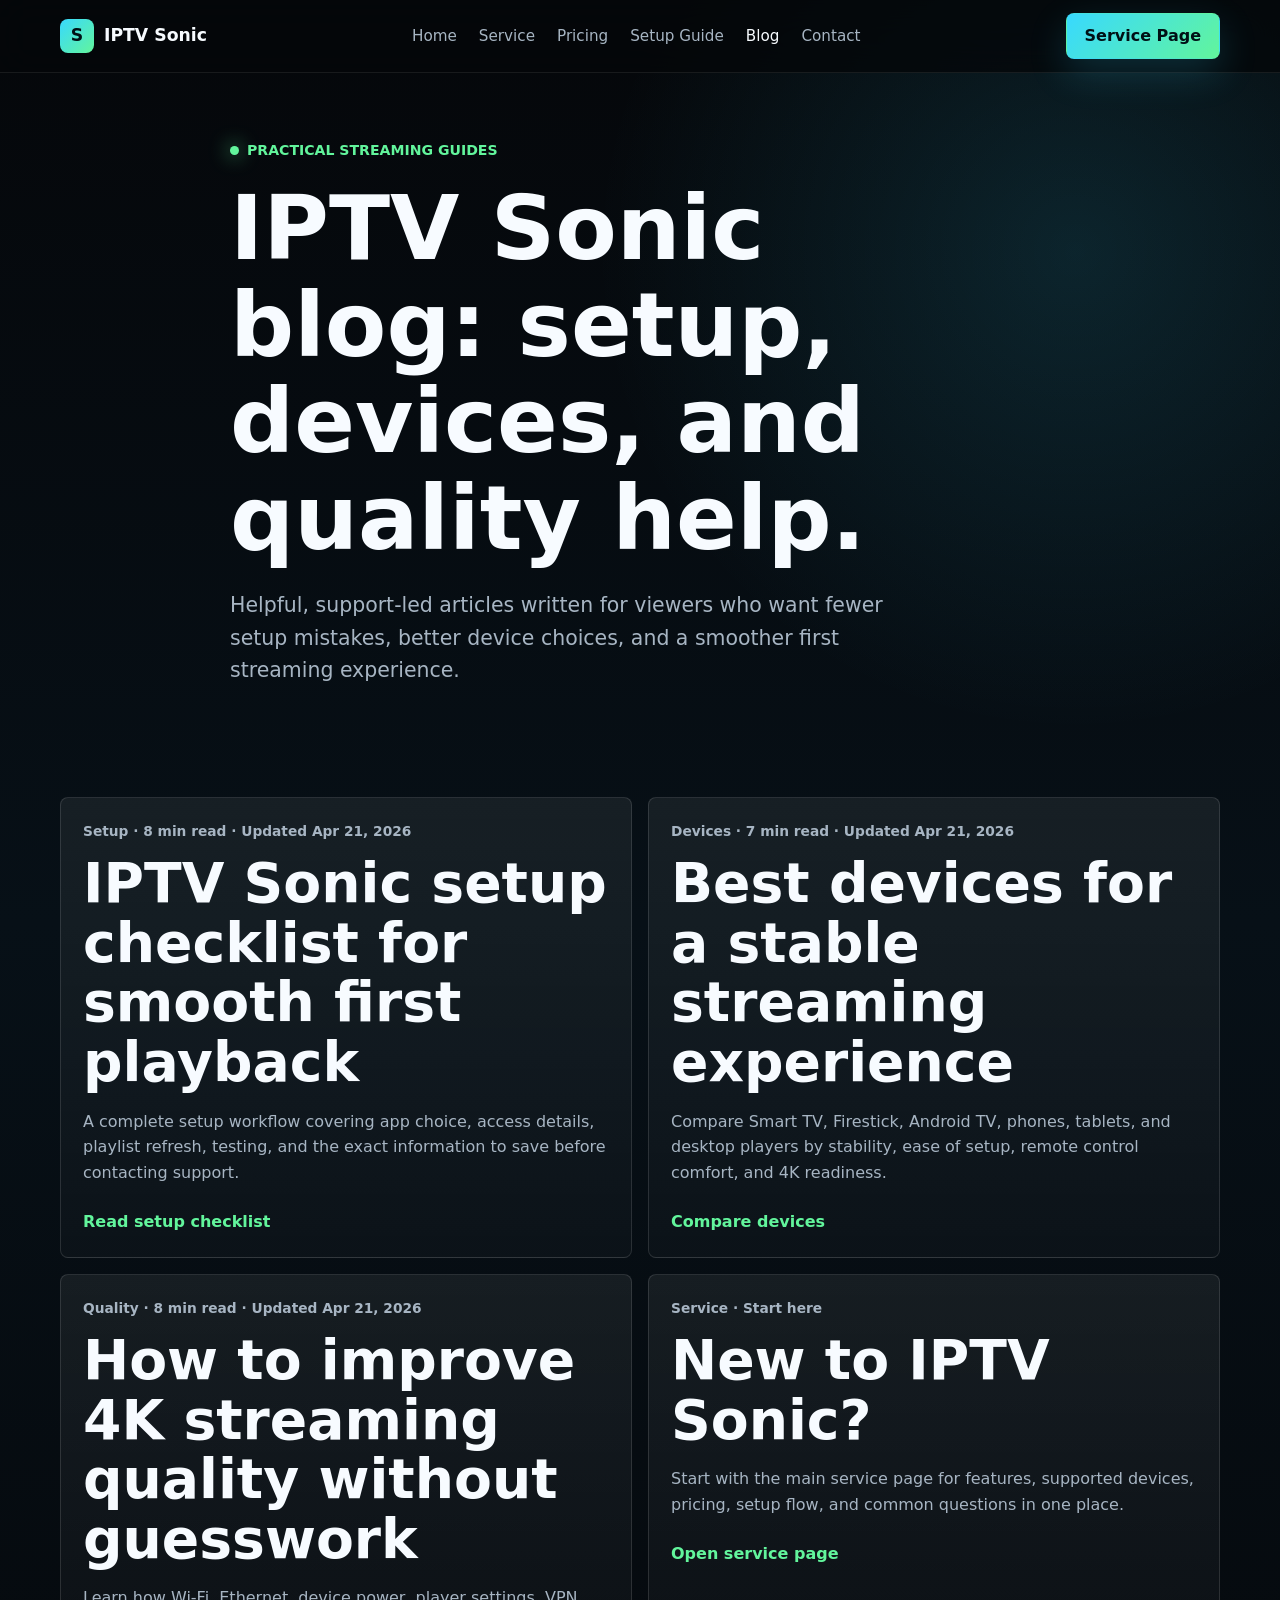
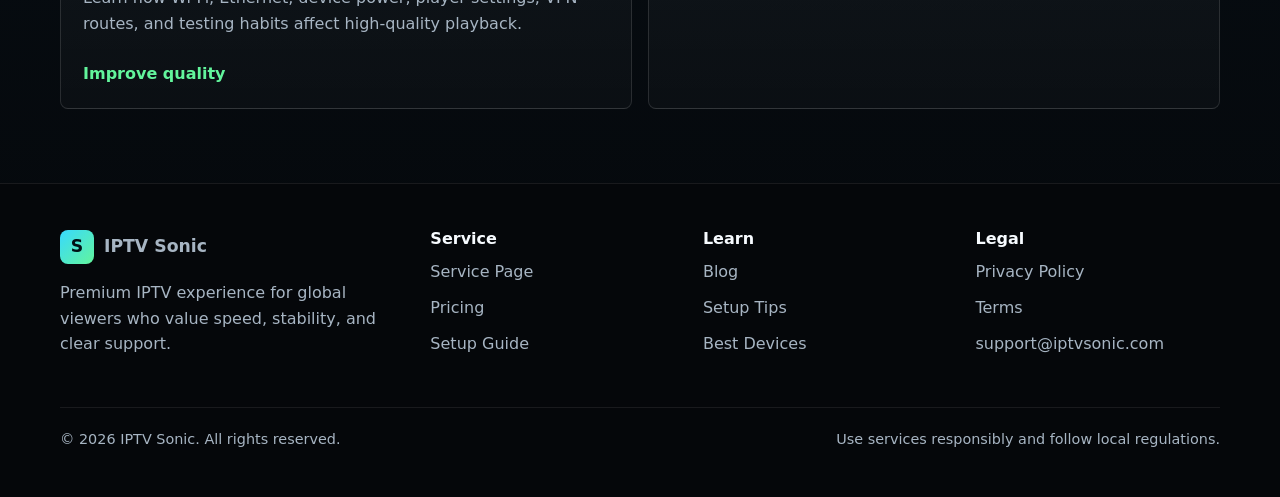
<file: blog/index.html>
<!doctype html>
<html lang="en">
<head>
  <meta charset="utf-8">
  <meta name="viewport" content="width=device-width, initial-scale=1">
  <title>IPTV Sonic Blog - Setup, Devices and Streaming Quality Guides</title>
  <meta name="description" content="Read practical IPTV Sonic guides for setup, device choice, 4K streaming quality, troubleshooting, and support-ready checks.">
  <link rel="canonical" href="https://iptvsonic.com/blog/">
  <link rel="stylesheet" href="../assets/css/styles.css">
  <link rel="apple-touch-icon" sizes="180x180" href="../assets/images/favicon/apple-touch-icon.png">
  <link rel="icon" type="image/png" sizes="32x32" href="../assets/images/favicon/favicon-32x32.png">
  <link rel="icon" type="image/png" sizes="16x16" href="../assets/images/favicon/favicon-16x16.png">
  <link rel="manifest" href="../site.webmanifest">
</head>
<body>
  <a class="skip-link" href="#main">Skip to content</a>
  <header class="site-header">
    <div class="container nav">
      <a class="brand" href="../index.html"><span class="brand-mark">S</span><span>IPTV Sonic</span></a>
      <nav class="nav-links" data-nav-links aria-label="Main navigation">
        <a href="../index.html">Home</a><a href="../sonic-iptv/index.html">Service</a><a href="../pricing/index.html">Pricing</a><a href="../setup-guide/index.html">Setup Guide</a><a href="../blog/index.html" aria-current="page">Blog</a><a href="../contact/index.html">Contact</a>
      </nav>
      <div class="nav-actions"><a class="btn btn-primary" href="../sonic-iptv/index.html">Service Page</a><button class="menu-toggle" type="button" data-menu-toggle aria-label="Open menu" aria-expanded="false">☰</button></div>
    </div>
  </header>
  <main id="main">
    <section class="page-hero">
      <div class="container narrow">
        <p class="eyebrow">Practical streaming guides</p>
        <h1>IPTV Sonic blog: setup, devices, and quality help.</h1>
        <p class="lead">Helpful, support-led articles written for viewers who want fewer setup mistakes, better device choices, and a smoother first streaming experience.</p>
      </div>
    </section>
    <section class="section">
      <div class="container blog-grid">
        <article class="article-card reveal"><p class="article-meta">Setup · 8 min read · Updated Apr 21, 2026</p><h2>IPTV Sonic setup checklist for smooth first playback</h2><p>A complete setup workflow covering app choice, access details, playlist refresh, testing, and the exact information to save before contacting support.</p><a href="../blog/iptv-sonic-setup-tips.html">Read setup checklist</a></article>
        <article class="article-card reveal"><p class="article-meta">Devices · 7 min read · Updated Apr 21, 2026</p><h2>Best devices for a stable streaming experience</h2><p>Compare Smart TV, Firestick, Android TV, phones, tablets, and desktop players by stability, ease of setup, remote control comfort, and 4K readiness.</p><a href="../blog/best-devices-for-iptv.html">Compare devices</a></article>
        <article class="article-card reveal"><p class="article-meta">Quality · 8 min read · Updated Apr 21, 2026</p><h2>How to improve 4K streaming quality without guesswork</h2><p>Learn how Wi-Fi, Ethernet, device power, player settings, VPN routes, and testing habits affect high-quality playback.</p><a href="../blog/improve-4k-iptv-quality.html">Improve quality</a></article>
        <article class="article-card reveal"><p class="article-meta">Service · Start here</p><h2>New to IPTV Sonic?</h2><p>Start with the main service page for features, supported devices, pricing, setup flow, and common questions in one place.</p><a href="../sonic-iptv/index.html">Open service page</a></article>
      </div>
    </section>
  </main>
  <footer class="site-footer">
    <div class="container footer-grid">
      <div>
        <a class="brand" href="../index.html"><span class="brand-mark">S</span><span>IPTV Sonic</span></a>
        <p>Premium IPTV experience for global viewers who value speed, stability, and clear support.</p>
      </div>
      <div><h2>Service</h2><ul><li><a href="../sonic-iptv/index.html">Service Page</a></li><li><a href="../pricing/index.html">Pricing</a></li><li><a href="../setup-guide/index.html">Setup Guide</a></li></ul></div>
      <div><h2>Learn</h2><ul><li><a href="../blog/index.html">Blog</a></li><li><a href="../blog/iptv-sonic-setup-tips.html">Setup Tips</a></li><li><a href="../blog/best-devices-for-iptv.html">Best Devices</a></li></ul></div>
      <div><h2>Legal</h2><ul><li><a href="../privacy/index.html">Privacy Policy</a></li><li><a href="../terms/index.html">Terms</a></li><li><a href="mailto:support@iptvsonic.com">support@iptvsonic.com</a></li></ul></div>
    </div>
    <div class="container footer-bottom"><span>© <span data-year></span> IPTV Sonic. All rights reserved.</span><span>Use services responsibly and follow local regulations.</span></div>
  </footer>
  <script src="../assets/js/main.js" defer></script>
</body>
</html>
</file>
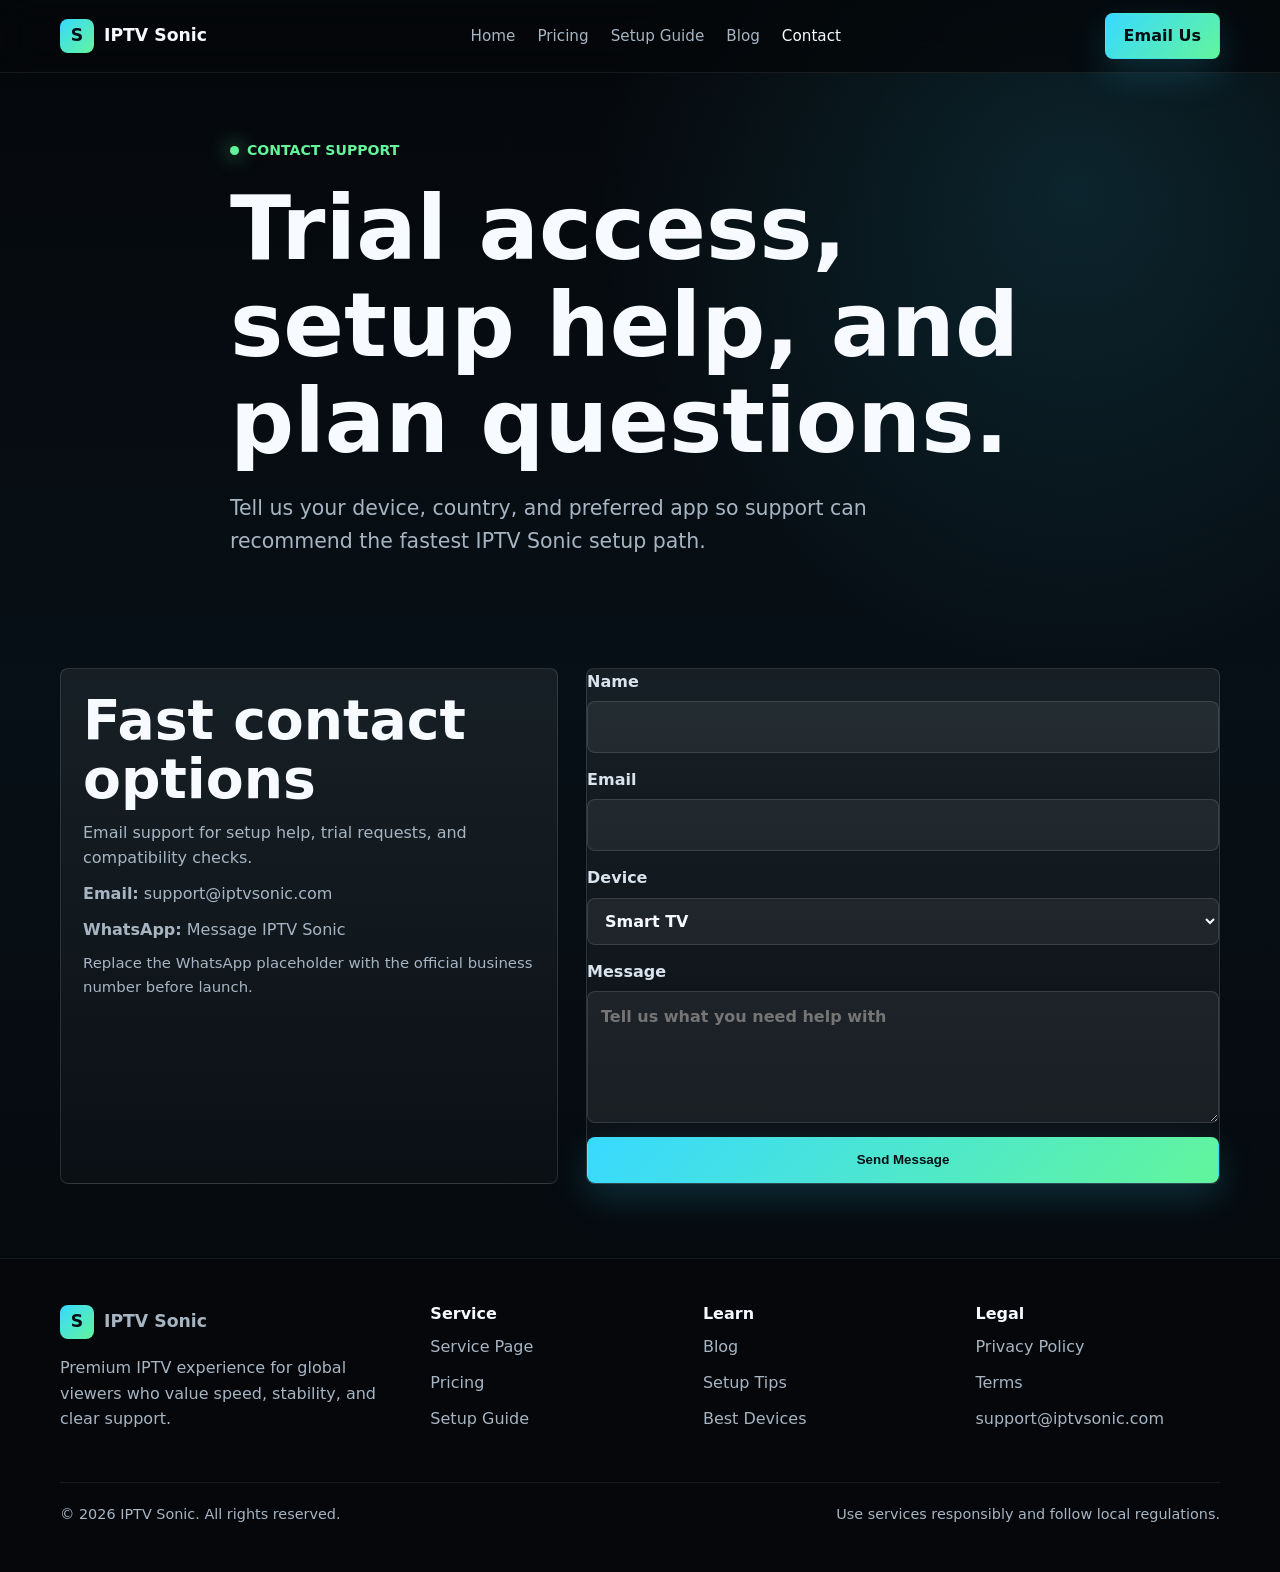
<file: contact/index.html>
<!doctype html>
<html lang="en">
<head>
  <meta charset="utf-8">
  <meta name="viewport" content="width=device-width, initial-scale=1">
  <title>Contact IPTV Sonic - Trial, Support and Setup Help</title>
  <meta name="description" content="Contact IPTV Sonic for trial access, pricing questions, device compatibility, setup help, and responsive IPTV support.">
  <link rel="canonical" href="https://iptvsonic.com/contact/">
  <link rel="stylesheet" href="../assets/css/styles.css">
  <link rel="apple-touch-icon" sizes="180x180" href="../assets/images/favicon/apple-touch-icon.png">
  <link rel="icon" type="image/png" sizes="32x32" href="../assets/images/favicon/favicon-32x32.png">
  <link rel="icon" type="image/png" sizes="16x16" href="../assets/images/favicon/favicon-16x16.png">
  <link rel="manifest" href="../site.webmanifest">
</head>
<body>
  <a class="skip-link" href="#main">Skip to content</a>
  <header class="site-header">
    <div class="container nav">
      <a class="brand" href="../index.html"><span class="brand-mark">S</span><span>IPTV Sonic</span></a>
      <nav class="nav-links" data-nav-links aria-label="Main navigation">
        <a href="../index.html">Home</a><a href="../pricing/index.html">Pricing</a><a href="../setup-guide/index.html">Setup Guide</a><a href="../blog/index.html">Blog</a><a href="../contact/index.html" aria-current="page">Contact</a>
      </nav>
      <div class="nav-actions"><a class="btn btn-primary" href="mailto:support@iptvsonic.com">Email Us</a><button class="menu-toggle" type="button" data-menu-toggle aria-label="Open menu" aria-expanded="false">☰</button></div>
    </div>
  </header>
  <main id="main">
    <section class="page-hero">
      <div class="container narrow">
        <p class="eyebrow">Contact support</p>
        <h1>Trial access, setup help, and plan questions.</h1>
        <p class="lead">Tell us your device, country, and preferred app so support can recommend the fastest IPTV Sonic setup path.</p>
      </div>
    </section>
    <section class="section">
      <div class="container contact-grid">
        <div class="contact-panel panel">
          <h2>Fast contact options</h2>
          <p>Email support for setup help, trial requests, and compatibility checks.</p>
          <p><strong>Email:</strong> <a href="mailto:support@iptvsonic.com">support@iptvsonic.com</a></p>
          <p><strong>WhatsApp:</strong> <a href="https://wa.me/10000000000">Message IPTV Sonic</a></p>
          <p class="microcopy">Replace the WhatsApp placeholder with the official business number before launch.</p>
        </div>
        <form class="form contact-panel" action="mailto:support@iptvsonic.com" method="post" enctype="text/plain">
          <label>Name <input name="name" autocomplete="name" required></label>
          <label>Email <input type="email" name="email" autocomplete="email" required></label>
          <label>Device
            <select name="device">
              <option>Smart TV</option><option>Firestick</option><option>Android TV</option><option>Android or iOS</option><option>Other</option>
            </select>
          </label>
          <label>Message <textarea name="message" placeholder="Tell us what you need help with"></textarea></label>
          <button class="btn btn-primary" type="submit">Send Message</button>
        </form>
      </div>
    </section>
  </main>
  <footer class="site-footer">
    <div class="container footer-grid">
      <div>
        <a class="brand" href="../index.html"><span class="brand-mark">S</span><span>IPTV Sonic</span></a>
        <p>Premium IPTV experience for global viewers who value speed, stability, and clear support.</p>
      </div>
      <div><h2>Service</h2><ul><li><a href="../sonic-iptv/index.html">Service Page</a></li><li><a href="../pricing/index.html">Pricing</a></li><li><a href="../setup-guide/index.html">Setup Guide</a></li></ul></div>
      <div><h2>Learn</h2><ul><li><a href="../blog/index.html">Blog</a></li><li><a href="../blog/iptv-sonic-setup-tips.html">Setup Tips</a></li><li><a href="../blog/best-devices-for-iptv.html">Best Devices</a></li></ul></div>
      <div><h2>Legal</h2><ul><li><a href="../privacy/index.html">Privacy Policy</a></li><li><a href="../terms/index.html">Terms</a></li><li><a href="mailto:support@iptvsonic.com">support@iptvsonic.com</a></li></ul></div>
    </div>
    <div class="container footer-bottom"><span>© <span data-year></span> IPTV Sonic. All rights reserved.</span><span>Use services responsibly and follow local regulations.</span></div>
  </footer>
  <script src="../assets/js/main.js" defer></script>
</body>
</html>
</file>
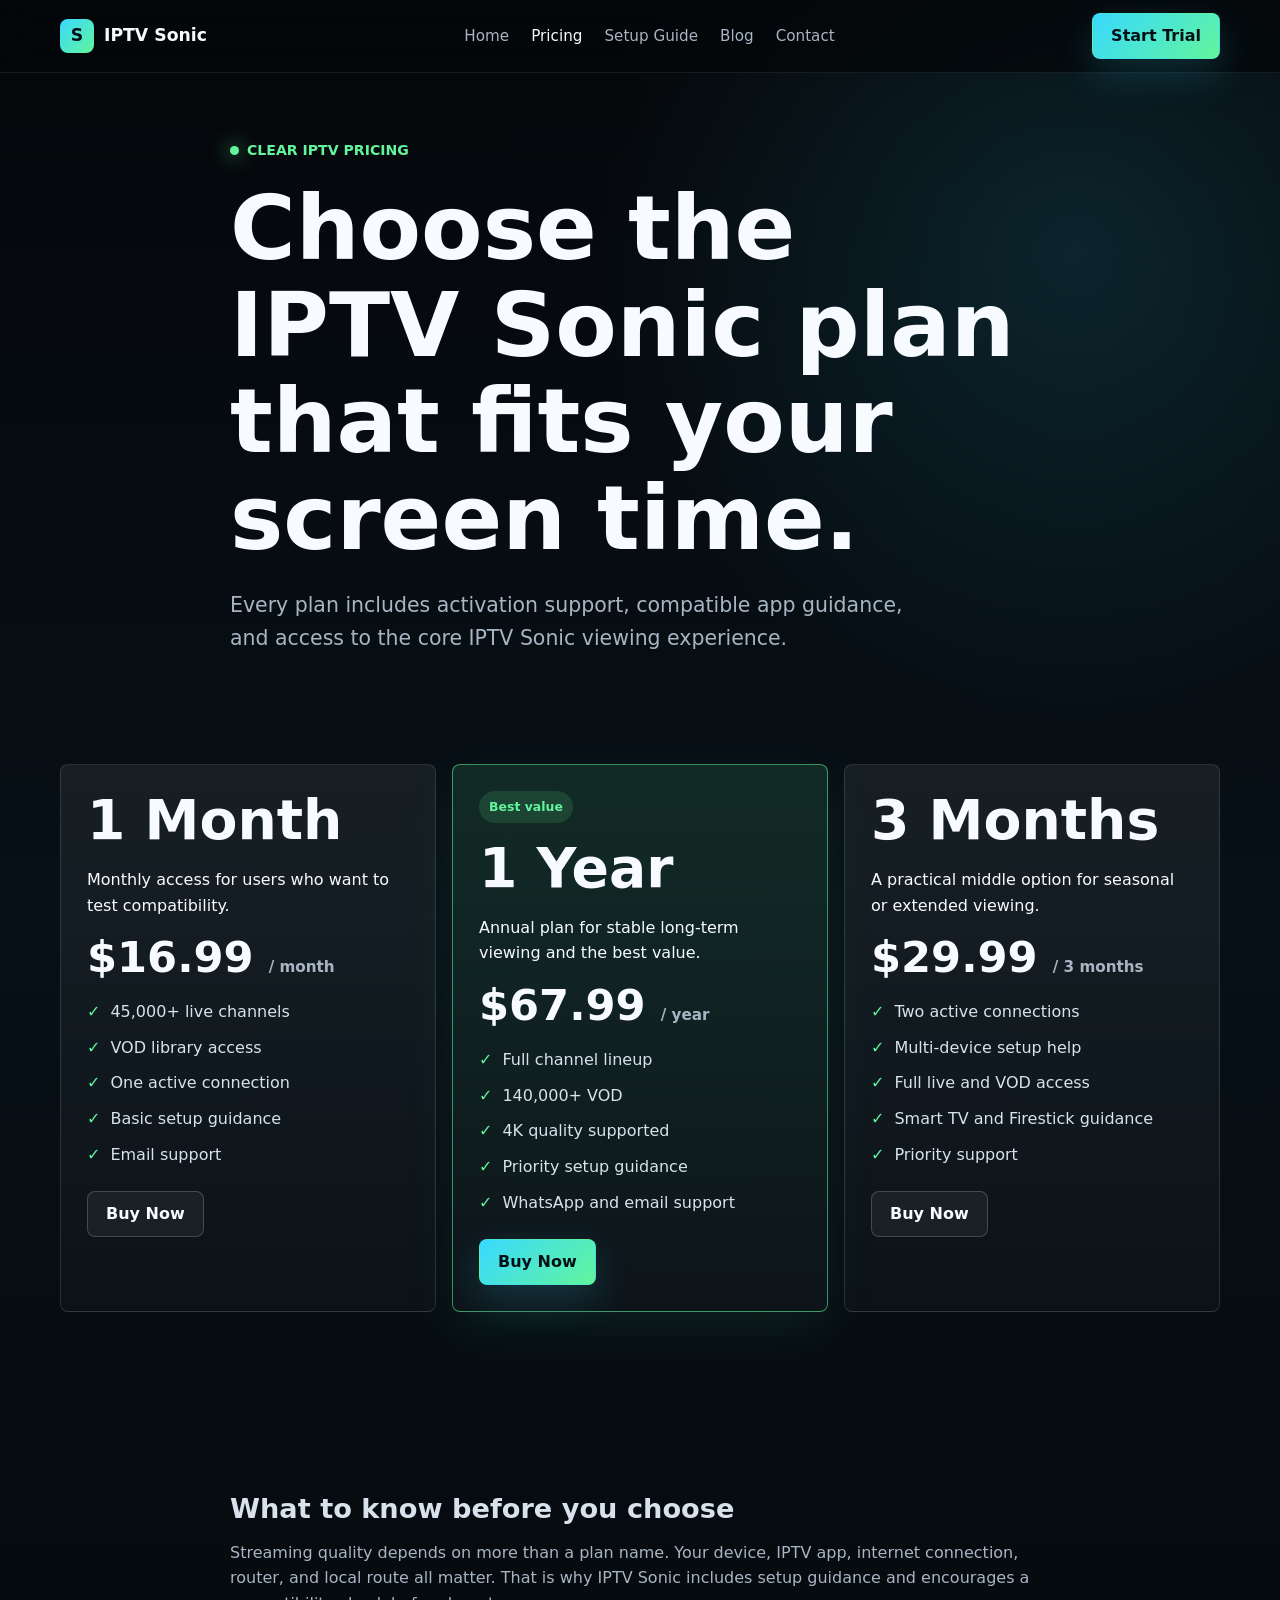
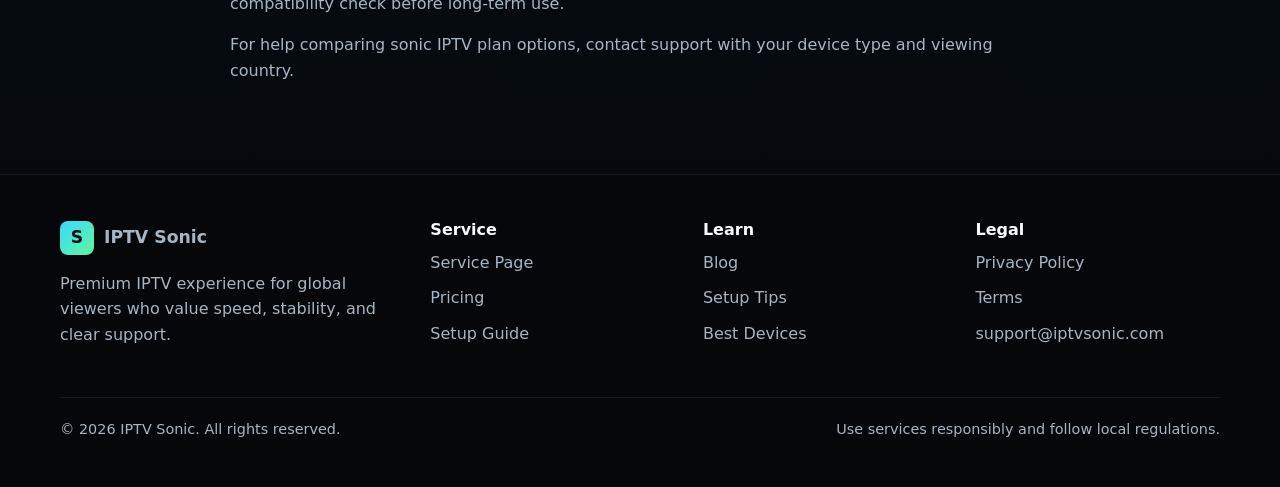
<file: pricing/index.html>
<!doctype html>
<html lang="en">
<head>
  <meta charset="utf-8">
  <meta name="viewport" content="width=device-width, initial-scale=1">
  <title>IPTV Sonic Pricing - Simple 4K IPTV Plans</title>
  <meta name="description" content="Compare IPTV Sonic plans for monthly, annual, and multi-device viewing with 4K support, VOD, setup guidance, and responsive support.">
  <link rel="canonical" href="https://iptvsonic.com/pricing/">
  <link rel="stylesheet" href="../assets/css/styles.css">
  <link rel="apple-touch-icon" sizes="180x180" href="../assets/images/favicon/apple-touch-icon.png">
  <link rel="icon" type="image/png" sizes="32x32" href="../assets/images/favicon/favicon-32x32.png">
  <link rel="icon" type="image/png" sizes="16x16" href="../assets/images/favicon/favicon-16x16.png">
  <link rel="manifest" href="../site.webmanifest">
</head>
<body>
  <a class="skip-link" href="#main">Skip to content</a>
  <header class="site-header">
    <div class="container nav">
      <a class="brand" href="../index.html"><span class="brand-mark">S</span><span>IPTV Sonic</span></a>
      <nav class="nav-links" data-nav-links aria-label="Main navigation">
        <a href="../index.html">Home</a><a href="../pricing/index.html" aria-current="page">Pricing</a><a href="../setup-guide/index.html">Setup Guide</a><a href="../blog/index.html">Blog</a><a href="../contact/index.html">Contact</a>
      </nav>
      <div class="nav-actions"><a class="btn btn-primary" href="https://tvkix.com/pay">Start Trial</a><button class="menu-toggle" type="button" data-menu-toggle aria-label="Open menu" aria-expanded="false">☰</button></div>
    </div>
  </header>
  <main id="main">
    <section class="page-hero">
      <div class="container narrow">
        <p class="eyebrow">Clear IPTV pricing</p>
        <h1>Choose the IPTV Sonic plan that fits your screen time.</h1>
        <p class="lead">Every plan includes activation support, compatible app guidance, and access to the core IPTV Sonic viewing experience.</p>
      </div>
    </section>
    <section class="section">
      <div class="container pricing-grid">
        <article class="price-card reveal">
          <h2>1 Month</h2>
          <p>Monthly access for users who want to test compatibility.</p>
          <div class="price">$16.99 <small>/ month</small></div>
          <ul class="check-list"><li>45,000+ live channels</li><li>VOD library access</li><li>One active connection</li><li>Basic setup guidance</li><li>Email support</li></ul>
          <a class="btn btn-secondary" href="https://tvkix.com/pay">Buy Now</a>
        </article>
        <article class="price-card featured reveal">
          <span class="badge">Best value</span>
          <h2>1 Year</h2>
          <p>Annual plan for stable long-term viewing and the best value.</p>
          <div class="price">$67.99 <small>/ year</small></div>
          <ul class="check-list"><li>Full channel lineup</li><li>140,000+ VOD</li><li>4K quality supported</li><li>Priority setup guidance</li><li>WhatsApp and email support</li></ul>
          <a class="btn btn-primary" href="https://tvkix.com/pay">Buy Now</a>
        </article>
        <article class="price-card reveal">
          <h2>3 Months</h2>
          <p>A practical middle option for seasonal or extended viewing.</p>
          <div class="price">$29.99 <small>/ 3 months</small></div>
          <ul class="check-list"><li>Two active connections</li><li>Multi-device setup help</li><li>Full live and VOD access</li><li>Smart TV and Firestick guidance</li><li>Priority support</li></ul>
          <a class="btn btn-secondary" href="https://tvkix.com/pay">Buy Now</a>
        </article>
      </div>
    </section>
    <section class="section">
      <div class="container narrow content">
        <h2>What to know before you choose</h2>
        <p>Streaming quality depends on more than a plan name. Your device, IPTV app, internet connection, router, and local route all matter. That is why IPTV Sonic includes setup guidance and encourages a compatibility check before long-term use.</p>
        <p>For help comparing sonic IPTV plan options, contact support with your device type and viewing country.</p>
      </div>
    </section>
  </main>
  <footer class="site-footer">
    <div class="container footer-grid">
      <div>
        <a class="brand" href="../index.html"><span class="brand-mark">S</span><span>IPTV Sonic</span></a>
        <p>Premium IPTV experience for global viewers who value speed, stability, and clear support.</p>
      </div>
      <div><h2>Service</h2><ul><li><a href="../sonic-iptv/index.html">Service Page</a></li><li><a href="../pricing/index.html">Pricing</a></li><li><a href="../setup-guide/index.html">Setup Guide</a></li></ul></div>
      <div><h2>Learn</h2><ul><li><a href="../blog/index.html">Blog</a></li><li><a href="../blog/iptv-sonic-setup-tips.html">Setup Tips</a></li><li><a href="../blog/best-devices-for-iptv.html">Best Devices</a></li></ul></div>
      <div><h2>Legal</h2><ul><li><a href="../privacy/index.html">Privacy Policy</a></li><li><a href="../terms/index.html">Terms</a></li><li><a href="mailto:support@iptvsonic.com">support@iptvsonic.com</a></li></ul></div>
    </div>
    <div class="container footer-bottom"><span>© <span data-year></span> IPTV Sonic. All rights reserved.</span><span>Use services responsibly and follow local regulations.</span></div>
  </footer>
  <script src="../assets/js/main.js" defer></script>
</body>
</html>
</file>
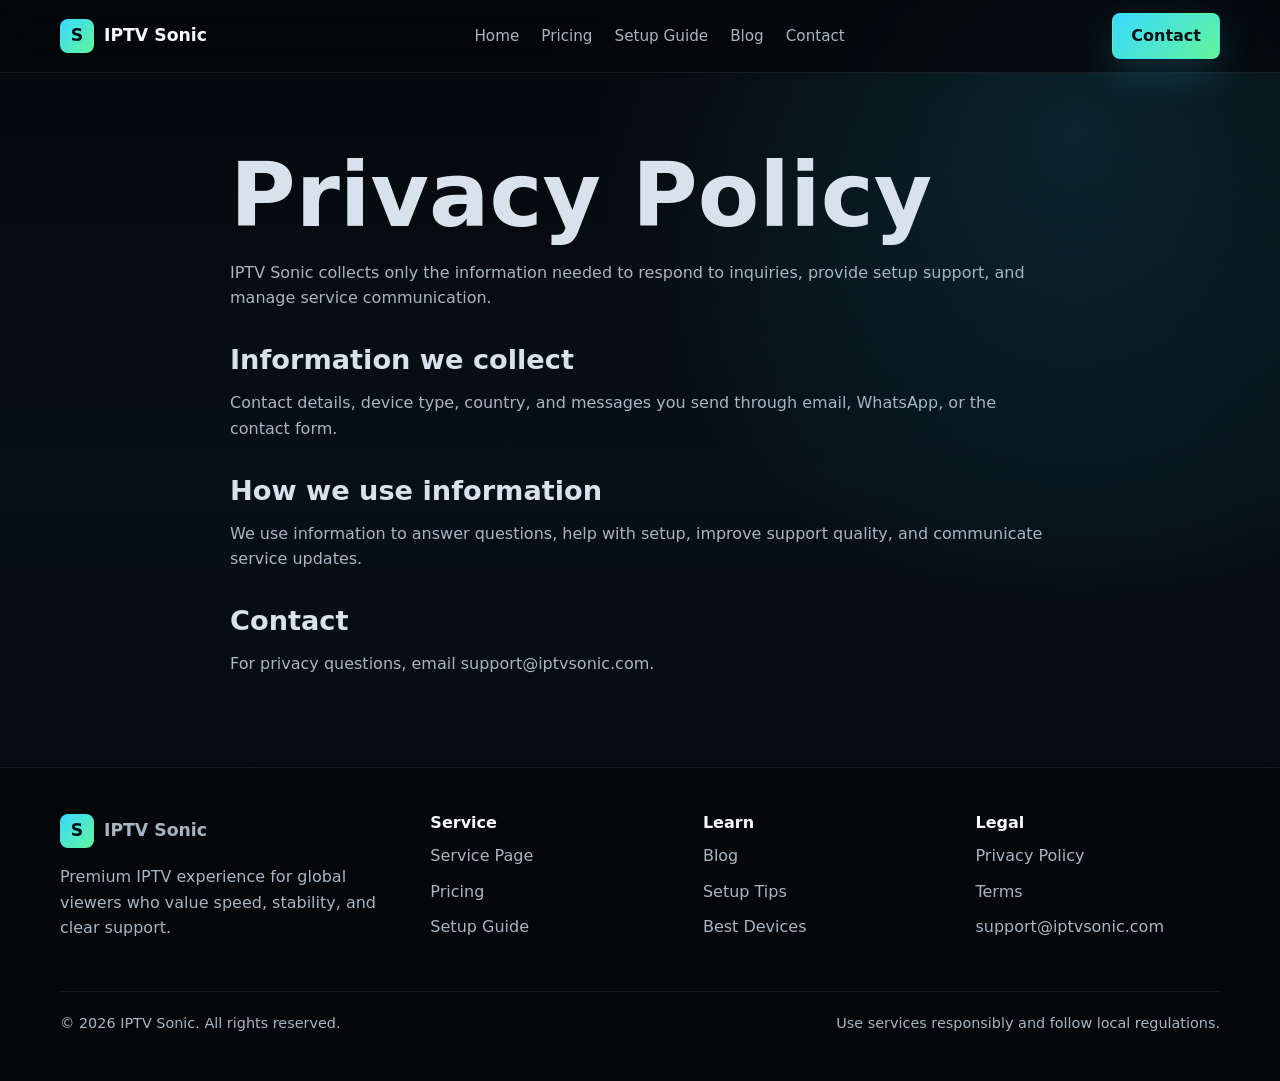
<file: privacy/index.html>
<!doctype html>
<html lang="en">
<head>
  <meta charset="utf-8">
  <meta name="viewport" content="width=device-width, initial-scale=1">
  <title>Privacy Policy - IPTV Sonic</title>
  <meta name="description" content="Read the IPTV Sonic privacy policy for contact forms, support messages, and service communication.">
  <link rel="canonical" href="https://iptvsonic.com/privacy/">
  <link rel="stylesheet" href="../assets/css/styles.css">
  <link rel="apple-touch-icon" sizes="180x180" href="../assets/images/favicon/apple-touch-icon.png">
  <link rel="icon" type="image/png" sizes="32x32" href="../assets/images/favicon/favicon-32x32.png">
  <link rel="icon" type="image/png" sizes="16x16" href="../assets/images/favicon/favicon-16x16.png">
  <link rel="manifest" href="../site.webmanifest">
</head>
<body>
  <header class="site-header"><div class="container nav"><a class="brand" href="../index.html"><span class="brand-mark">S</span><span>IPTV Sonic</span></a><nav class="nav-links" data-nav-links aria-label="Main navigation"><a href="../index.html">Home</a><a href="../pricing/index.html">Pricing</a><a href="../setup-guide/index.html">Setup Guide</a><a href="../blog/index.html">Blog</a><a href="../contact/index.html">Contact</a></nav><div class="nav-actions"><a class="btn btn-primary" href="../contact/index.html">Contact</a><button class="menu-toggle" type="button" data-menu-toggle aria-label="Open menu" aria-expanded="false">☰</button></div></div></header>
  <main class="section"><article class="container narrow content"><h1>Privacy Policy</h1><p>IPTV Sonic collects only the information needed to respond to inquiries, provide setup support, and manage service communication.</p><h2>Information we collect</h2><p>Contact details, device type, country, and messages you send through email, WhatsApp, or the contact form.</p><h2>How we use information</h2><p>We use information to answer questions, help with setup, improve support quality, and communicate service updates.</p><h2>Contact</h2><p>For privacy questions, email <a href="mailto:support@iptvsonic.com">support@iptvsonic.com</a>.</p></article></main>
  <footer class="site-footer">
    <div class="container footer-grid">
      <div>
        <a class="brand" href="../index.html"><span class="brand-mark">S</span><span>IPTV Sonic</span></a>
        <p>Premium IPTV experience for global viewers who value speed, stability, and clear support.</p>
      </div>
      <div><h2>Service</h2><ul><li><a href="../sonic-iptv/index.html">Service Page</a></li><li><a href="../pricing/index.html">Pricing</a></li><li><a href="../setup-guide/index.html">Setup Guide</a></li></ul></div>
      <div><h2>Learn</h2><ul><li><a href="../blog/index.html">Blog</a></li><li><a href="../blog/iptv-sonic-setup-tips.html">Setup Tips</a></li><li><a href="../blog/best-devices-for-iptv.html">Best Devices</a></li></ul></div>
      <div><h2>Legal</h2><ul><li><a href="../privacy/index.html">Privacy Policy</a></li><li><a href="../terms/index.html">Terms</a></li><li><a href="mailto:support@iptvsonic.com">support@iptvsonic.com</a></li></ul></div>
    </div>
    <div class="container footer-bottom"><span>© <span data-year></span> IPTV Sonic. All rights reserved.</span><span>Use services responsibly and follow local regulations.</span></div>
  </footer>
  <script src="../assets/js/main.js" defer></script>
</body>
</html>
</file>
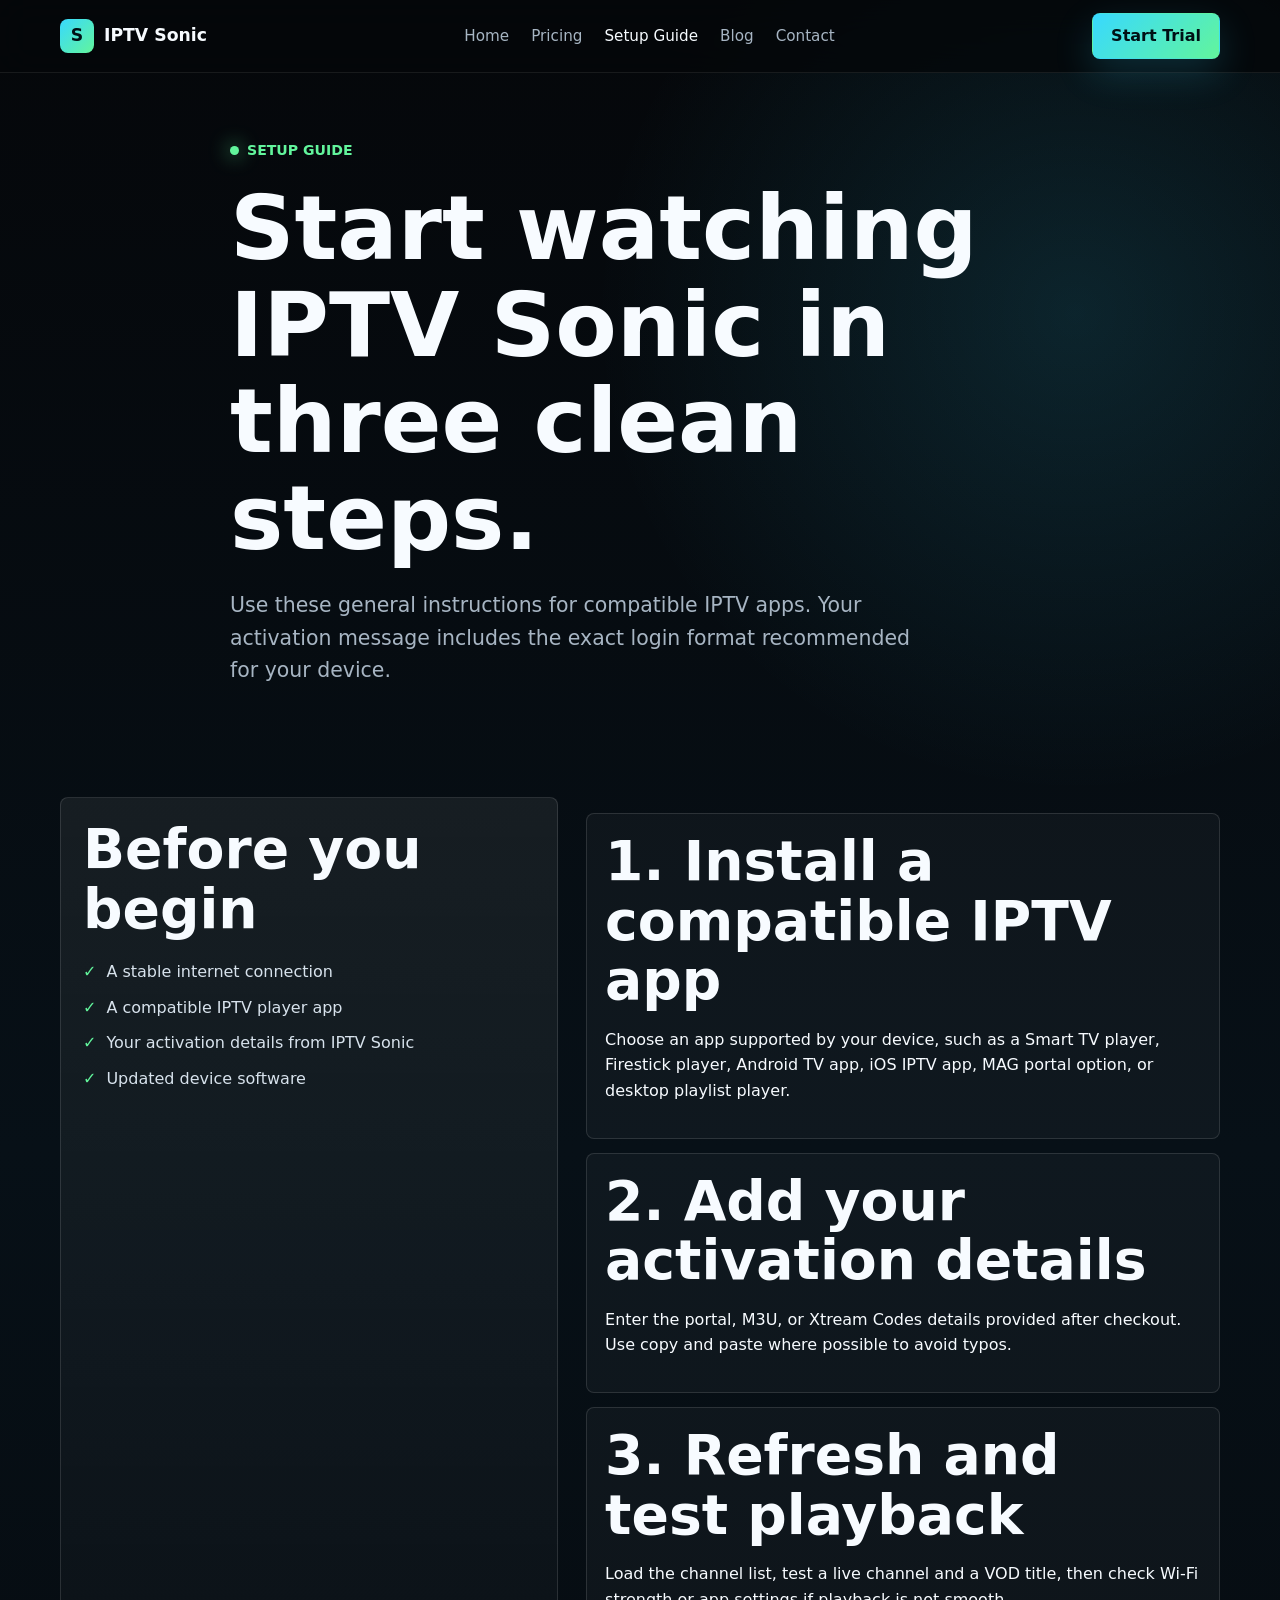
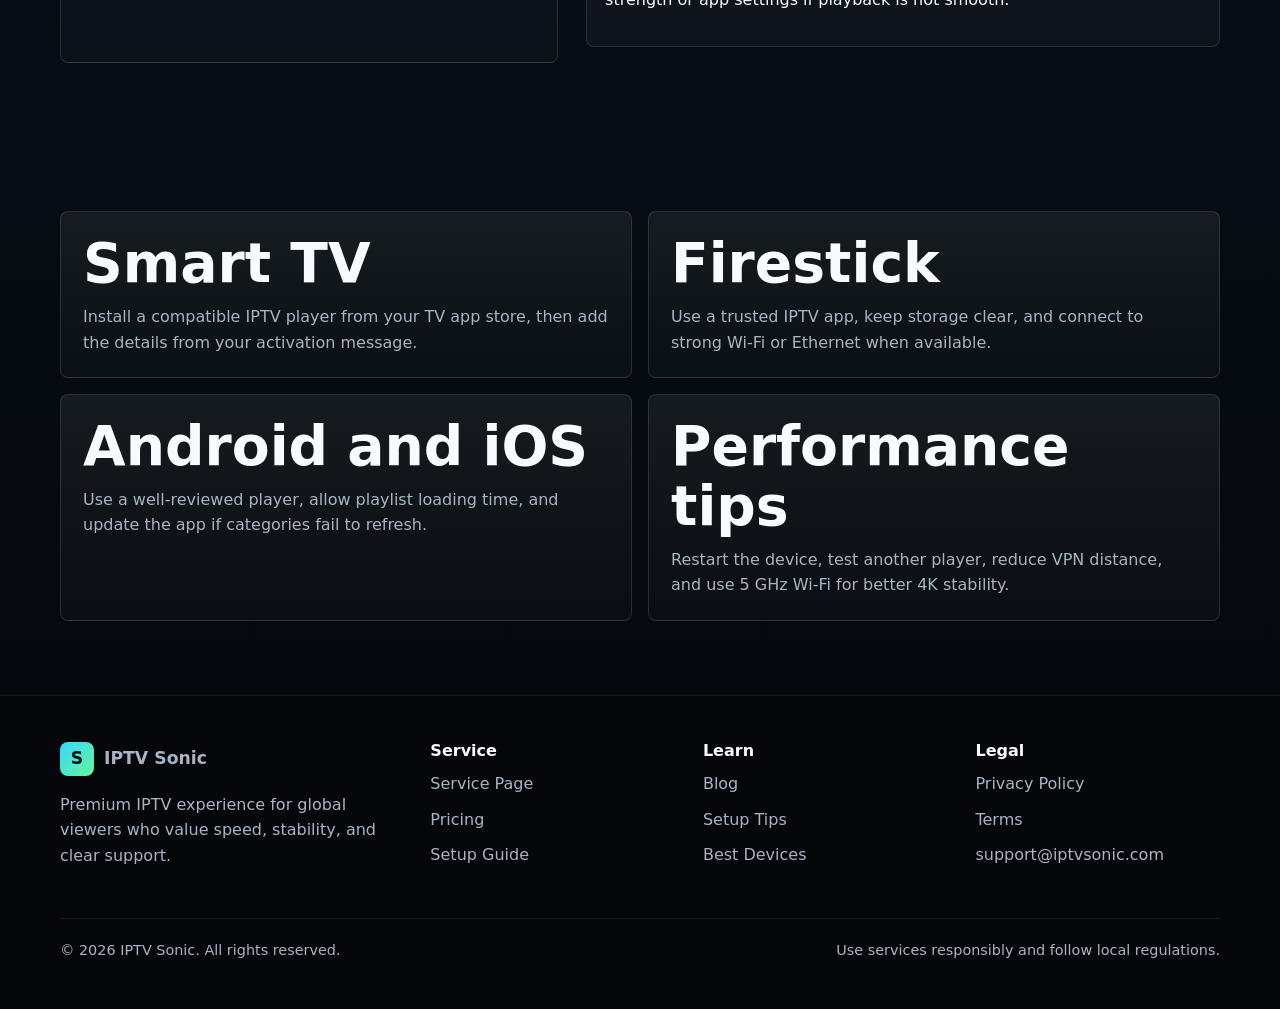
<file: setup-guide/index.html>
<!doctype html>
<html lang="en">
<head>
  <meta charset="utf-8">
  <meta name="viewport" content="width=device-width, initial-scale=1">
  <title>IPTV Sonic Setup Guide - Smart TV, Firestick, Android and iOS</title>
  <meta name="description" content="Set up IPTV Sonic on Smart TV, Firestick, Android TV, Android, iPhone, iPad, MAG, and desktop IPTV players with simple steps.">
  <link rel="canonical" href="https://iptvsonic.com/setup-guide/">
  <link rel="stylesheet" href="../assets/css/styles.css">
  <link rel="apple-touch-icon" sizes="180x180" href="../assets/images/favicon/apple-touch-icon.png">
  <link rel="icon" type="image/png" sizes="32x32" href="../assets/images/favicon/favicon-32x32.png">
  <link rel="icon" type="image/png" sizes="16x16" href="../assets/images/favicon/favicon-16x16.png">
  <link rel="manifest" href="../site.webmanifest">
</head>
<body>
  <a class="skip-link" href="#main">Skip to content</a>
  <header class="site-header">
    <div class="container nav">
      <a class="brand" href="../index.html"><span class="brand-mark">S</span><span>IPTV Sonic</span></a>
      <nav class="nav-links" data-nav-links aria-label="Main navigation">
        <a href="../index.html">Home</a><a href="../pricing/index.html">Pricing</a><a href="../setup-guide/index.html" aria-current="page">Setup Guide</a><a href="../blog/index.html">Blog</a><a href="../contact/index.html">Contact</a>
      </nav>
      <div class="nav-actions"><a class="btn btn-primary" href="https://tvkix.com/pay">Start Trial</a><button class="menu-toggle" type="button" data-menu-toggle aria-label="Open menu" aria-expanded="false">☰</button></div>
    </div>
  </header>
  <main id="main">
    <section class="page-hero">
      <div class="container narrow">
        <p class="eyebrow">Setup guide</p>
        <h1>Start watching IPTV Sonic in three clean steps.</h1>
        <p class="lead">Use these general instructions for compatible IPTV apps. Your activation message includes the exact login format recommended for your device.</p>
      </div>
    </section>
    <section class="section">
      <div class="container guide-grid">
        <aside class="panel">
          <h2>Before you begin</h2>
          <ul class="check-list">
            <li>A stable internet connection</li>
            <li>A compatible IPTV player app</li>
            <li>Your activation details from IPTV Sonic</li>
            <li>Updated device software</li>
          </ul>
        </aside>
        <div>
          <ol class="guide-list">
            <li><h2>1. Install a compatible IPTV app</h2><p>Choose an app supported by your device, such as a Smart TV player, Firestick player, Android TV app, iOS IPTV app, MAG portal option, or desktop playlist player.</p></li>
            <li><h2>2. Add your activation details</h2><p>Enter the portal, M3U, or Xtream Codes details provided after checkout. Use copy and paste where possible to avoid typos.</p></li>
            <li><h2>3. Refresh and test playback</h2><p>Load the channel list, test a live channel and a VOD title, then check Wi-Fi strength or app settings if playback is not smooth.</p></li>
          </ol>
        </div>
      </div>
    </section>
    <section class="section">
      <div class="container feature-grid">
        <article class="panel reveal"><h2>Smart TV</h2><p>Install a compatible IPTV player from your TV app store, then add the details from your activation message.</p></article>
        <article class="panel reveal"><h2>Firestick</h2><p>Use a trusted IPTV app, keep storage clear, and connect to strong Wi-Fi or Ethernet when available.</p></article>
        <article class="panel reveal"><h2>Android and iOS</h2><p>Use a well-reviewed player, allow playlist loading time, and update the app if categories fail to refresh.</p></article>
        <article class="panel reveal"><h2>Performance tips</h2><p>Restart the device, test another player, reduce VPN distance, and use 5 GHz Wi-Fi for better 4K stability.</p></article>
      </div>
    </section>
  </main>
  <footer class="site-footer">
    <div class="container footer-grid">
      <div>
        <a class="brand" href="../index.html"><span class="brand-mark">S</span><span>IPTV Sonic</span></a>
        <p>Premium IPTV experience for global viewers who value speed, stability, and clear support.</p>
      </div>
      <div><h2>Service</h2><ul><li><a href="../sonic-iptv/index.html">Service Page</a></li><li><a href="../pricing/index.html">Pricing</a></li><li><a href="../setup-guide/index.html">Setup Guide</a></li></ul></div>
      <div><h2>Learn</h2><ul><li><a href="../blog/index.html">Blog</a></li><li><a href="../blog/iptv-sonic-setup-tips.html">Setup Tips</a></li><li><a href="../blog/best-devices-for-iptv.html">Best Devices</a></li></ul></div>
      <div><h2>Legal</h2><ul><li><a href="../privacy/index.html">Privacy Policy</a></li><li><a href="../terms/index.html">Terms</a></li><li><a href="mailto:support@iptvsonic.com">support@iptvsonic.com</a></li></ul></div>
    </div>
    <div class="container footer-bottom"><span>© <span data-year></span> IPTV Sonic. All rights reserved.</span><span>Use services responsibly and follow local regulations.</span></div>
  </footer>
  <script src="../assets/js/main.js" defer></script>
</body>
</html>
</file>
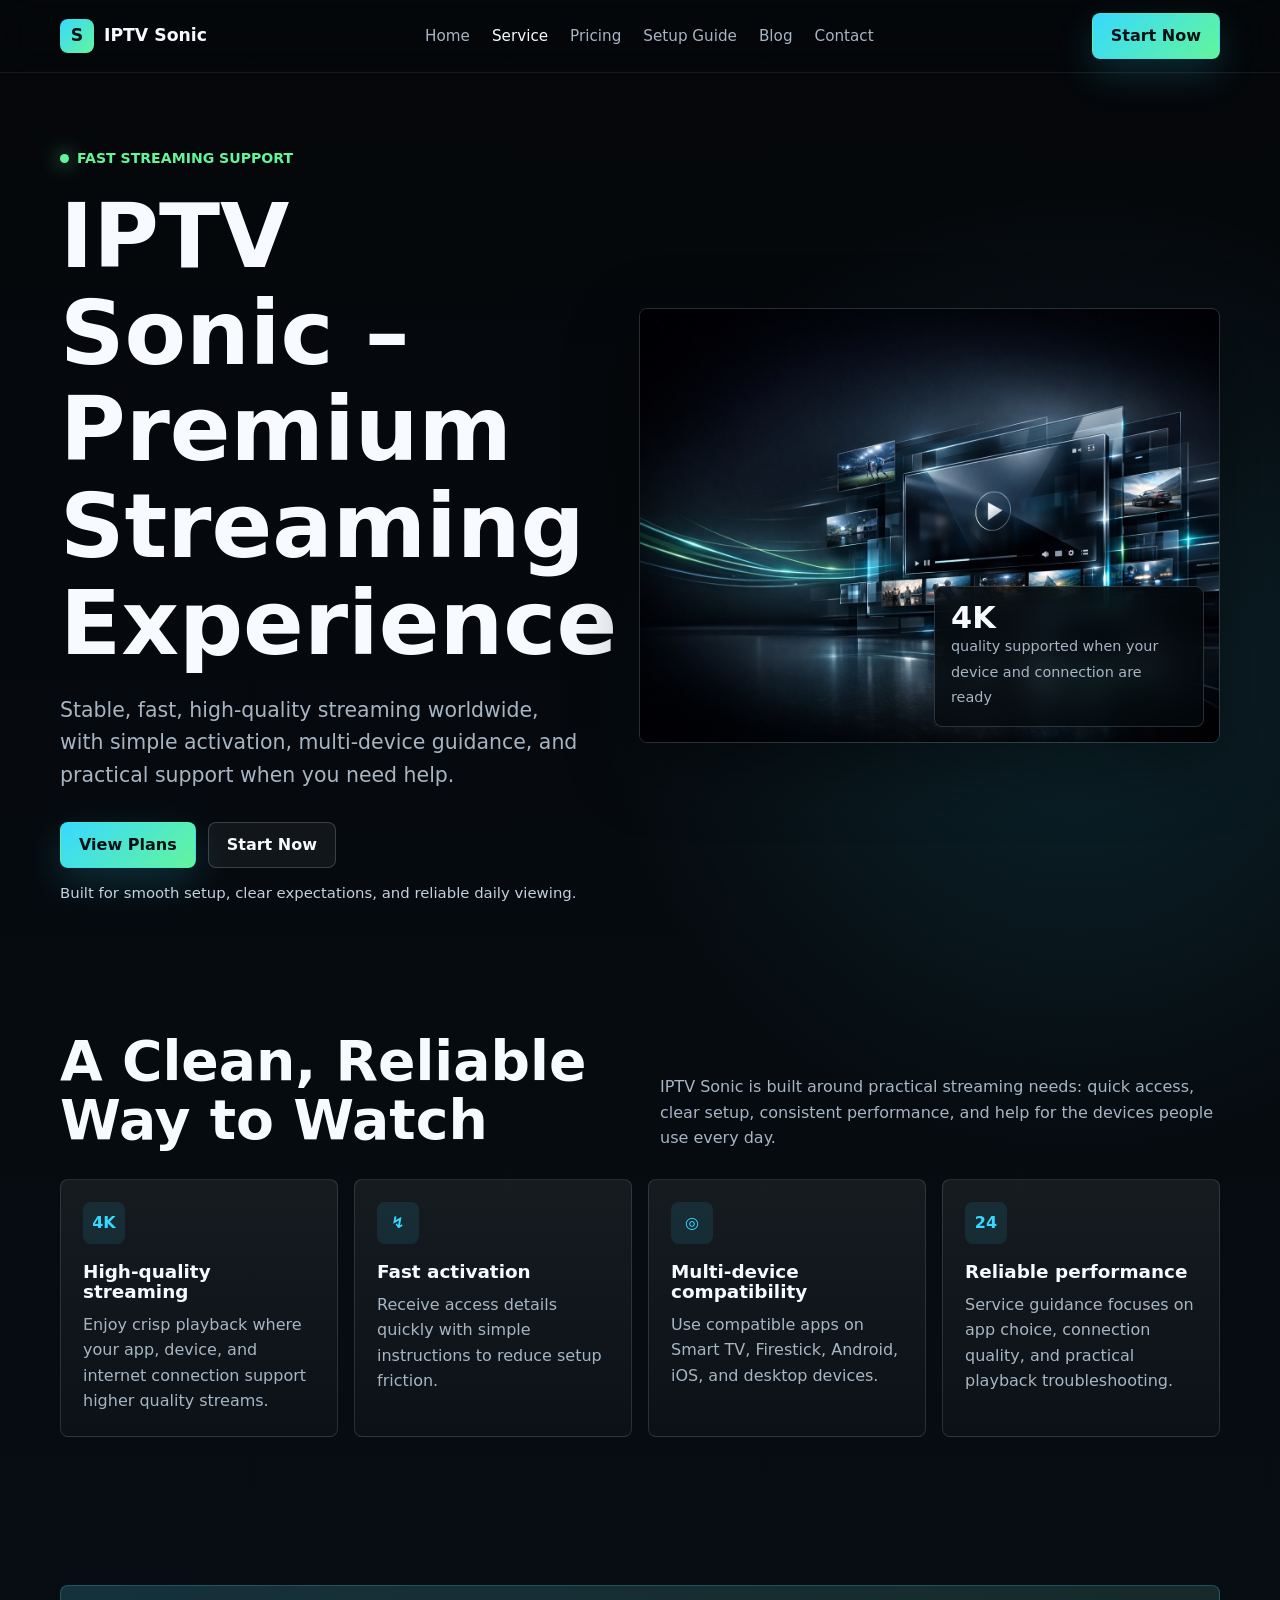
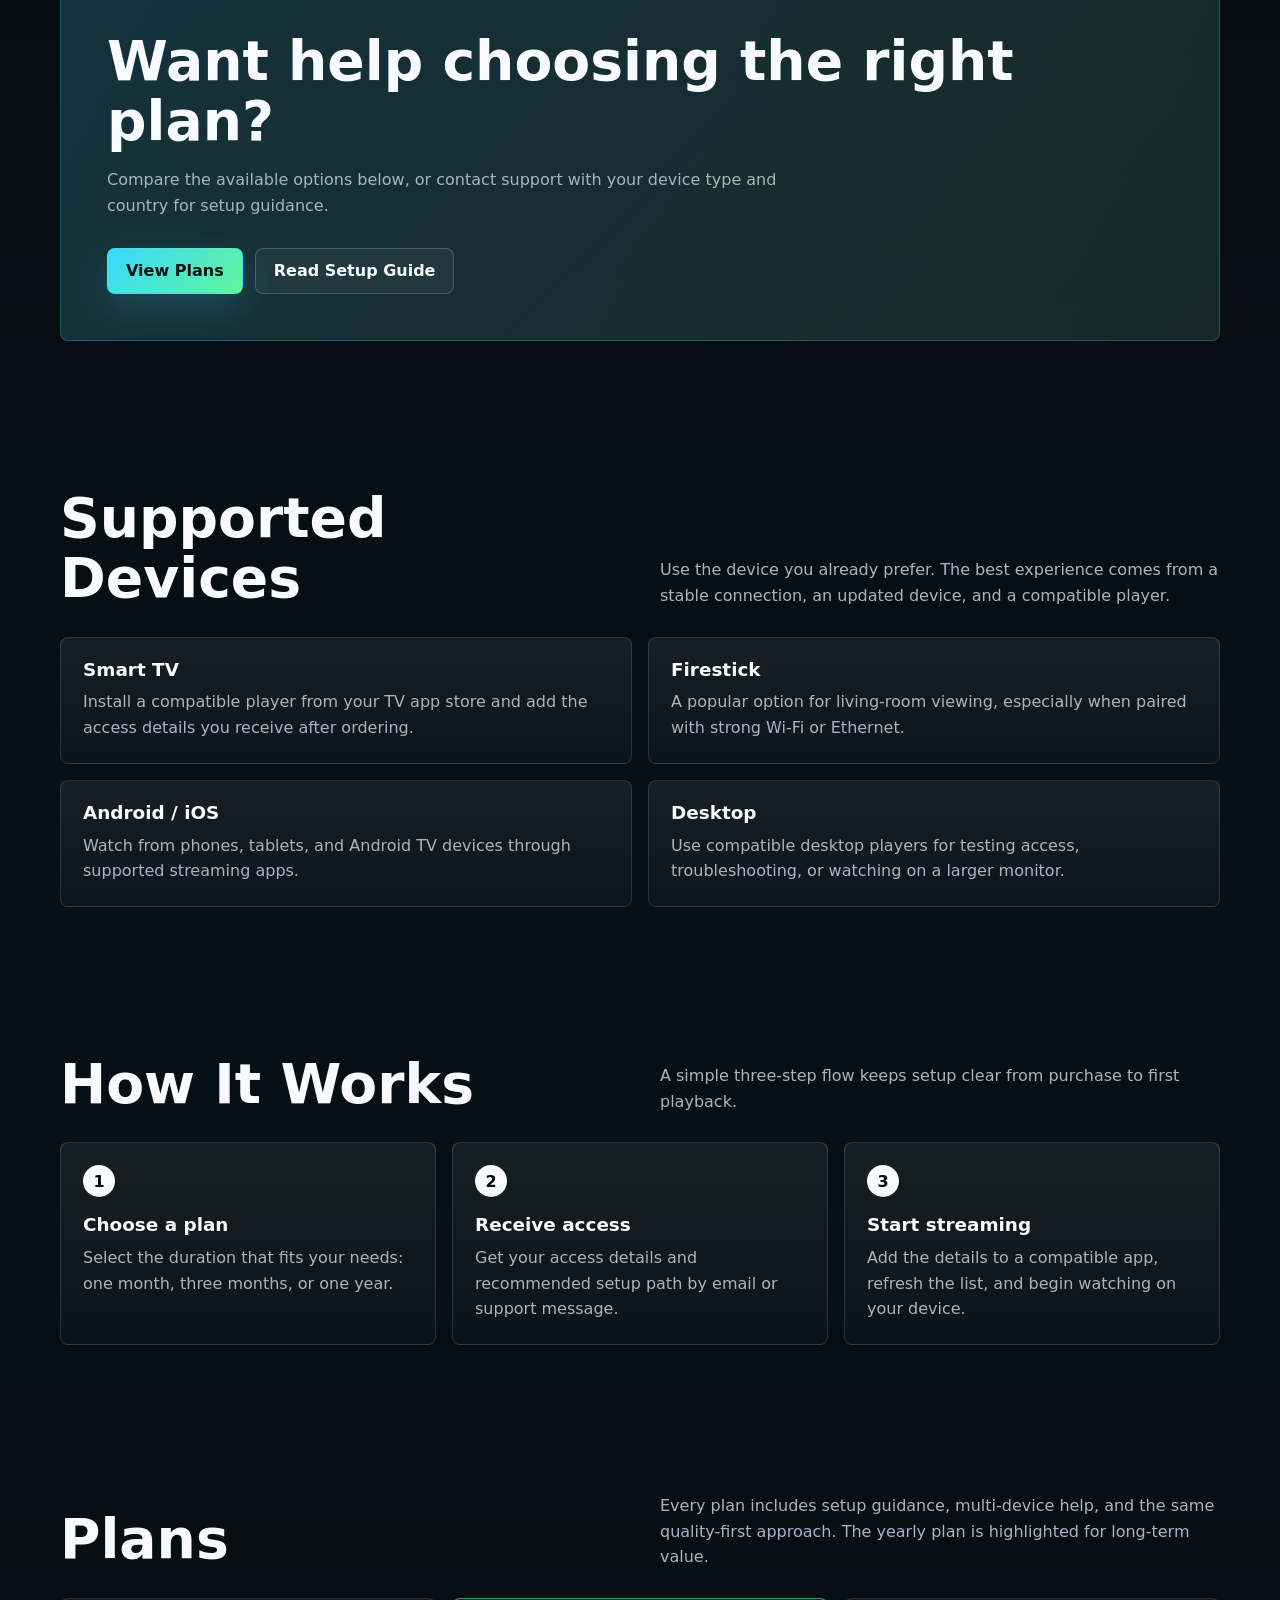
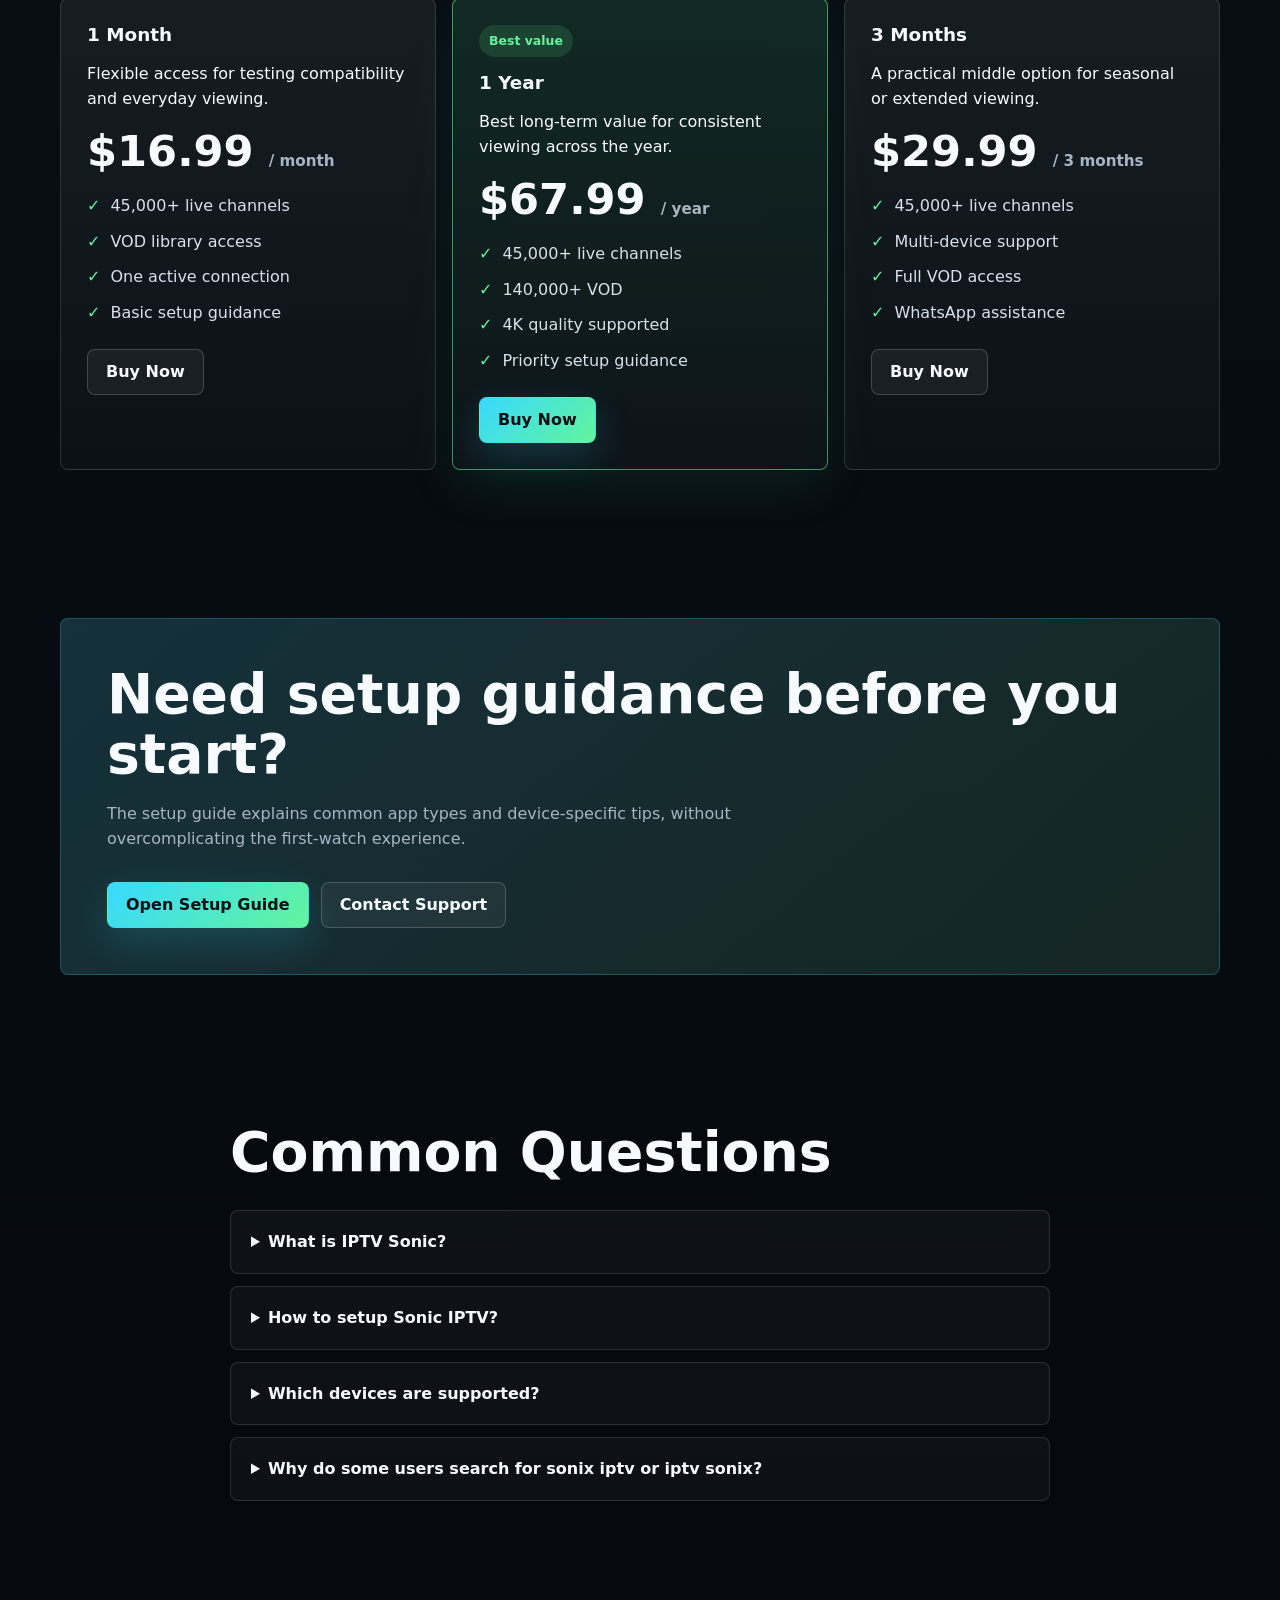
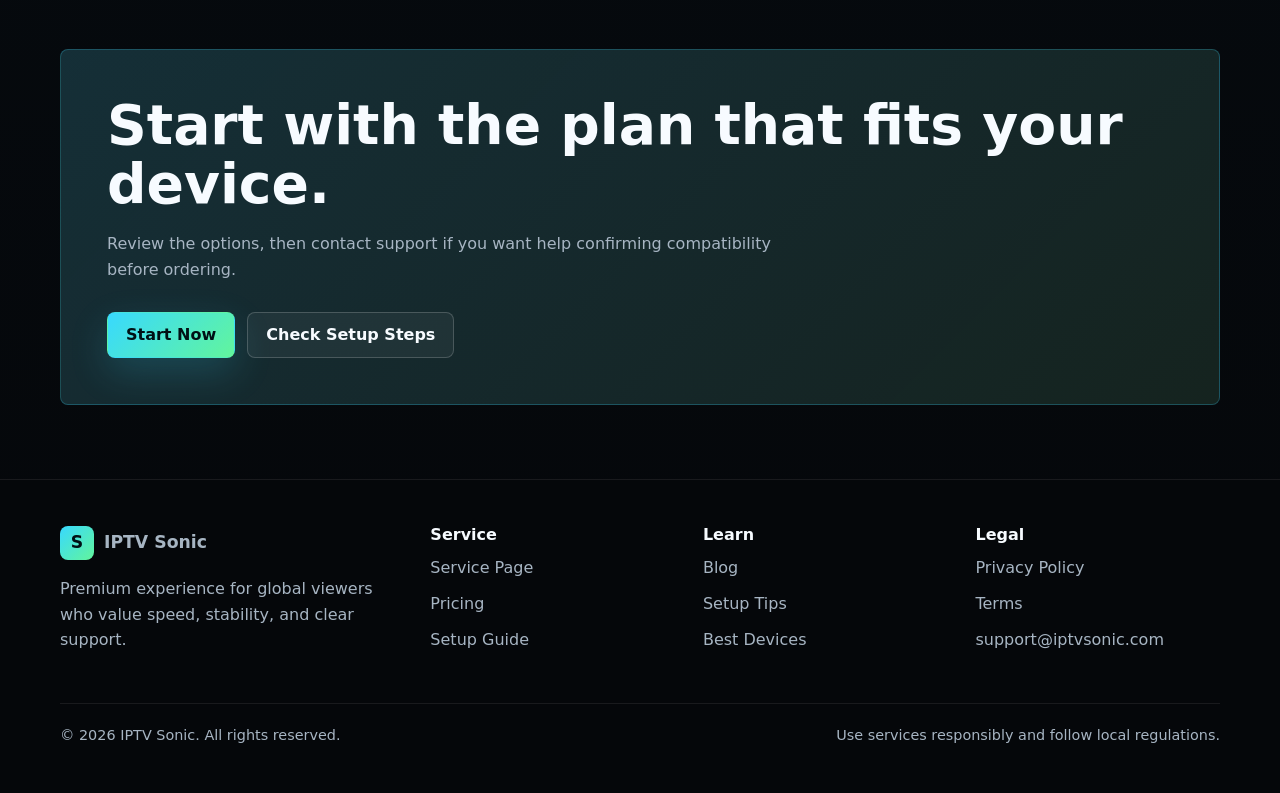
<file: sonic-iptv/index.html>
<!doctype html>
<html lang="en">
<head>
  <meta charset="utf-8">
  <meta name="viewport" content="width=device-width, initial-scale=1">
  <title>IPTV Sonic – Fast & Reliable Streaming Experience (4K Quality)</title>
  <meta name="description" content="Discover IPTV Sonic, a fast and reliable streaming solution with high-quality channels, smooth performance, and multi-device support.">
  <meta name="robots" content="index,follow">
  <link rel="canonical" href="https://iptvsonic.com/sonic-iptv">
  <meta property="og:title" content="IPTV Sonic – Fast & Reliable Streaming Experience">
  <meta property="og:description" content="High-quality streaming, fast activation, reliable performance, and multi-device support from IPTV Sonic.">
  <meta property="og:type" content="website">
  <meta property="og:url" content="https://iptvsonic.com/sonic-iptv">
  <meta property="og:image" content="https://iptvsonic.com/assets/images/iptv-sonic-hero.jpg">
  <meta name="twitter:card" content="summary_large_image">
  <link rel="preload" as="image" href="../assets/images/iptv-sonic-hero.jpg" fetchpriority="high">
  <link rel="stylesheet" href="../assets/css/styles.css">
  <link rel="apple-touch-icon" sizes="180x180" href="../assets/images/favicon/apple-touch-icon.png">
  <link rel="icon" type="image/png" sizes="32x32" href="../assets/images/favicon/favicon-32x32.png">
  <link rel="icon" type="image/png" sizes="16x16" href="../assets/images/favicon/favicon-16x16.png">
  <link rel="manifest" href="../site.webmanifest">
  <script type="application/ld+json">
  {
    "@context": "https://schema.org",
    "@type": "Organization",
    "name": "IPTV Sonic",
    "url": "https://iptvsonic.com/",
    "logo": "https://iptvsonic.com/assets/images/iptv-sonic-hero.jpg",
    "contactPoint": [{
      "@type": "ContactPoint",
      "contactType": "customer support",
      "email": "support@iptvsonic.com",
      "availableLanguage": ["English", "French", "Spanish"]
    }]
  }
  </script>
  <script type="application/ld+json">
  {
    "@context": "https://schema.org",
    "@type": "FAQPage",
    "mainEntity": [
      {
        "@type": "Question",
        "name": "What is IPTV Sonic?",
        "acceptedAnswer": {
          "@type": "Answer",
          "text": "IPTV Sonic is a streaming experience focused on high-quality playback, clear activation, reliable performance, and support for common devices."
        }
      },
      {
        "@type": "Question",
        "name": "How to setup Sonic IPTV?",
        "acceptedAnswer": {
          "@type": "Answer",
          "text": "Choose a plan, receive your access details, then add those details to a compatible player on your device. The setup guide explains the main steps for Smart TV, Firestick, Android, iOS, and desktop."
        }
      },
      {
        "@type": "Question",
        "name": "Which devices are supported?",
        "acceptedAnswer": {
          "@type": "Answer",
          "text": "Supported device categories include Smart TV, Firestick, Android TV, Android phones and tablets, iPhone, iPad, and desktop players that support compatible streaming apps."
        }
      }
    ]
  }
  </script>
</head>
<body>
  <a class="skip-link" href="#main">Skip to content</a>
  <header class="site-header">
    <div class="container nav">
      <a class="brand" href="../index.html" aria-label="IPTV Sonic home"><span class="brand-mark">S</span><span>IPTV Sonic</span></a>
      <nav class="nav-links" data-nav-links aria-label="Main navigation">
        <a href="../index.html">Home</a>
        <a href="../sonic-iptv/index.html" aria-current="page">Service</a>
        <a href="../pricing/index.html">Pricing</a>
        <a href="../setup-guide/index.html">Setup Guide</a>
        <a href="../blog/index.html">Blog</a>
        <a href="../contact/index.html">Contact</a>
      </nav>
      <div class="nav-actions">
        <a class="btn btn-primary" href="https://tvkix.com/pay">Start Now</a>
        <button class="menu-toggle" type="button" data-menu-toggle aria-label="Open menu" aria-expanded="false">☰</button>
      </div>
    </div>
  </header>

  <main id="main">
    <section class="hero">
      <div class="container hero-grid">
        <div class="reveal">
          <p class="eyebrow">Fast streaming support</p>
          <h1>IPTV Sonic – Premium Streaming Experience</h1>
          <p class="lead">Stable, fast, high-quality streaming worldwide, with simple activation, multi-device guidance, and practical support when you need help.</p>
          <div class="hero-actions">
            <a class="btn btn-primary" href="#plans">View Plans</a>
            <a class="btn btn-secondary" href="https://tvkix.com/pay">Start Now</a>
          </div>
          <p class="microcopy">Built for smooth setup, clear expectations, and reliable daily viewing.</p>
        </div>
        <div class="hero-media reveal">
          <img src="../assets/images/iptv-sonic-hero.jpg" alt="Modern streaming interface with neon signal accents" width="1536" height="1024" fetchpriority="high">
          <div class="signal-card" aria-label="Service quality summary">
            <strong>4K</strong>
            <span>quality supported when your device and connection are ready</span>
          </div>
        </div>
      </div>
    </section>

    <section class="section" aria-labelledby="features-title">
      <div class="container">
        <div class="section-header">
          <h2 id="features-title">A Clean, Reliable Way to Watch</h2>
          <p>IPTV Sonic is built around practical streaming needs: quick access, clear setup, consistent performance, and help for the devices people use every day.</p>
        </div>
        <div class="trust-grid">
          <article class="panel reveal"><span class="icon">4K</span><h3>High-quality streaming</h3><p>Enjoy crisp playback where your app, device, and internet connection support higher quality streams.</p></article>
          <article class="panel reveal"><span class="icon">↯</span><h3>Fast activation</h3><p>Receive access details quickly with simple instructions to reduce setup friction.</p></article>
          <article class="panel reveal"><span class="icon">◎</span><h3>Multi-device compatibility</h3><p>Use compatible apps on Smart TV, Firestick, Android, iOS, and desktop devices.</p></article>
          <article class="panel reveal"><span class="icon">24</span><h3>Reliable performance</h3><p>Service guidance focuses on app choice, connection quality, and practical playback troubleshooting.</p></article>
        </div>
      </div>
    </section>

    <section class="section">
      <div class="container">
        <div class="cta-band reveal">
          <h2>Want help choosing the right plan?</h2>
          <p>Compare the available options below, or contact support with your device type and country for setup guidance.</p>
          <div class="cta-row">
            <a class="btn btn-primary" href="#plans">View Plans</a>
            <a class="btn btn-secondary" href="../setup-guide/index.html">Read Setup Guide</a>
          </div>
        </div>
      </div>
    </section>

    <section class="section" aria-labelledby="devices-title">
      <div class="container">
        <div class="section-header">
          <h2 id="devices-title">Supported Devices</h2>
          <p>Use the device you already prefer. The best experience comes from a stable connection, an updated device, and a compatible player.</p>
        </div>
        <div class="feature-grid">
          <article class="panel reveal"><h3>Smart TV</h3><p>Install a compatible player from your TV app store and add the access details you receive after ordering.</p></article>
          <article class="panel reveal"><h3>Firestick</h3><p>A popular option for living-room viewing, especially when paired with strong Wi-Fi or Ethernet.</p></article>
          <article class="panel reveal"><h3>Android / iOS</h3><p>Watch from phones, tablets, and Android TV devices through supported streaming apps.</p></article>
          <article class="panel reveal"><h3>Desktop</h3><p>Use compatible desktop players for testing access, troubleshooting, or watching on a larger monitor.</p></article>
        </div>
      </div>
    </section>

    <section class="section" aria-labelledby="works-title">
      <div class="container">
        <div class="section-header">
          <h2 id="works-title">How It Works</h2>
          <p>A simple three-step flow keeps setup clear from purchase to first playback.</p>
        </div>
        <div class="steps">
          <article class="step reveal"><span class="step-number">1</span><h3>Choose a plan</h3><p>Select the duration that fits your needs: one month, three months, or one year.</p></article>
          <article class="step reveal"><span class="step-number">2</span><h3>Receive access</h3><p>Get your access details and recommended setup path by email or support message.</p></article>
          <article class="step reveal"><span class="step-number">3</span><h3>Start streaming</h3><p>Add the details to a compatible app, refresh the list, and begin watching on your device.</p></article>
        </div>
      </div>
    </section>

    <section class="section" id="plans" aria-labelledby="plans-title">
      <div class="container">
        <div class="section-header">
          <h2 id="plans-title">Plans</h2>
          <p>Every plan includes setup guidance, multi-device help, and the same quality-first approach. The yearly plan is highlighted for long-term value.</p>
        </div>
        <div class="pricing-grid">
          <article class="price-card reveal">
            <h3>1 Month</h3>
            <p>Flexible access for testing compatibility and everyday viewing.</p>
            <div class="price">$16.99 <small>/ month</small></div>
            <ul class="check-list">
              <li>45,000+ live channels</li>
              <li>VOD library access</li>
              <li>One active connection</li>
              <li>Basic setup guidance</li>
            </ul>
            <a class="btn btn-secondary" href="https://tvkix.com/pay">Buy Now</a>
          </article>
          <article class="price-card featured reveal">
            <span class="badge">Best value</span>
            <h3>1 Year</h3>
            <p>Best long-term value for consistent viewing across the year.</p>
            <div class="price">$67.99 <small>/ year</small></div>
            <ul class="check-list">
              <li>45,000+ live channels</li>
              <li>140,000+ VOD</li>
              <li>4K quality supported</li>
              <li>Priority setup guidance</li>
            </ul>
            <a class="btn btn-primary" href="https://tvkix.com/pay">Buy Now</a>
          </article>
          <article class="price-card reveal">
            <h3>3 Months</h3>
            <p>A practical middle option for seasonal or extended viewing.</p>
            <div class="price">$29.99 <small>/ 3 months</small></div>
            <ul class="check-list">
              <li>45,000+ live channels</li>
              <li>Multi-device support</li>
              <li>Full VOD access</li>
              <li>WhatsApp assistance</li>
            </ul>
            <a class="btn btn-secondary" href="https://tvkix.com/pay">Buy Now</a>
          </article>
        </div>
      </div>
    </section>

    <section class="section">
      <div class="container">
        <div class="cta-band reveal">
          <h2>Need setup guidance before you start?</h2>
          <p>The setup guide explains common app types and device-specific tips, without overcomplicating the first-watch experience.</p>
          <div class="cta-row">
            <a class="btn btn-primary" href="../setup-guide/index.html">Open Setup Guide</a>
            <a class="btn btn-secondary" href="../contact/index.html">Contact Support</a>
          </div>
        </div>
      </div>
    </section>

    <section class="section" aria-labelledby="faq-title">
      <div class="container narrow">
        <div class="section-header">
          <h2 id="faq-title">Common Questions</h2>
        </div>
        <div class="faq">
          <details><summary>What is IPTV Sonic?</summary><p>IPTV Sonic is a streaming service experience focused on fast activation, high-quality playback, device support, and clear setup guidance.</p></details>
          <details><summary>How to setup Sonic IPTV?</summary><p>Choose a plan, receive access details, install a compatible player, and add the details to your app. For device-specific help, read the setup guide.</p></details>
          <details><summary>Which devices are supported?</summary><p>Supported categories include Smart TV, Firestick, Android TV, Android, iOS, and desktop players that work with compatible streaming apps.</p></details>
          <details><summary>Why do some users search for sonix iptv or iptv sonix?</summary><p>Those are common spelling variations. The official brand name used here is IPTV Sonic.</p></details>
        </div>
      </div>
    </section>

    <section class="section">
      <div class="container">
        <div class="cta-band reveal">
          <h2>Start with the plan that fits your device.</h2>
          <p>Review the options, then contact support if you want help confirming compatibility before ordering.</p>
          <div class="cta-row">
            <a class="btn btn-primary" href="https://tvkix.com/pay">Start Now</a>
            <a class="btn btn-secondary" href="../setup-guide/index.html">Check Setup Steps</a>
          </div>
        </div>
      </div>
    </section>
  </main>

  <footer class="site-footer">
    <div class="container footer-grid">
      <div>
        <a class="brand" href="../index.html"><span class="brand-mark">S</span><span>IPTV Sonic</span></a>
        <p>Premium experience for global viewers who value speed, stability, and clear support.</p>
      </div>
      <div><h2>Service</h2><ul><li><a href="../sonic-iptv/index.html">Service Page</a></li><li><a href="../pricing/index.html">Pricing</a></li><li><a href="../setup-guide/index.html">Setup Guide</a></li></ul></div>
      <div><h2>Learn</h2><ul><li><a href="../blog/index.html">Blog</a></li><li><a href="../blog/iptv-sonic-setup-tips.html">Setup Tips</a></li><li><a href="../blog/best-devices-for-iptv.html">Best Devices</a></li></ul></div>
      <div><h2>Legal</h2><ul><li><a href="../privacy/index.html">Privacy Policy</a></li><li><a href="../terms/index.html">Terms</a></li><li><a href="mailto:support@iptvsonic.com">support@iptvsonic.com</a></li></ul></div>
    </div>
    <div class="container footer-bottom"><span>© <span data-year></span> IPTV Sonic. All rights reserved.</span><span>Use services responsibly and follow local regulations.</span></div>
  </footer>
  <script src="../assets/js/main.js" defer></script>
</body>
</html>
</file>
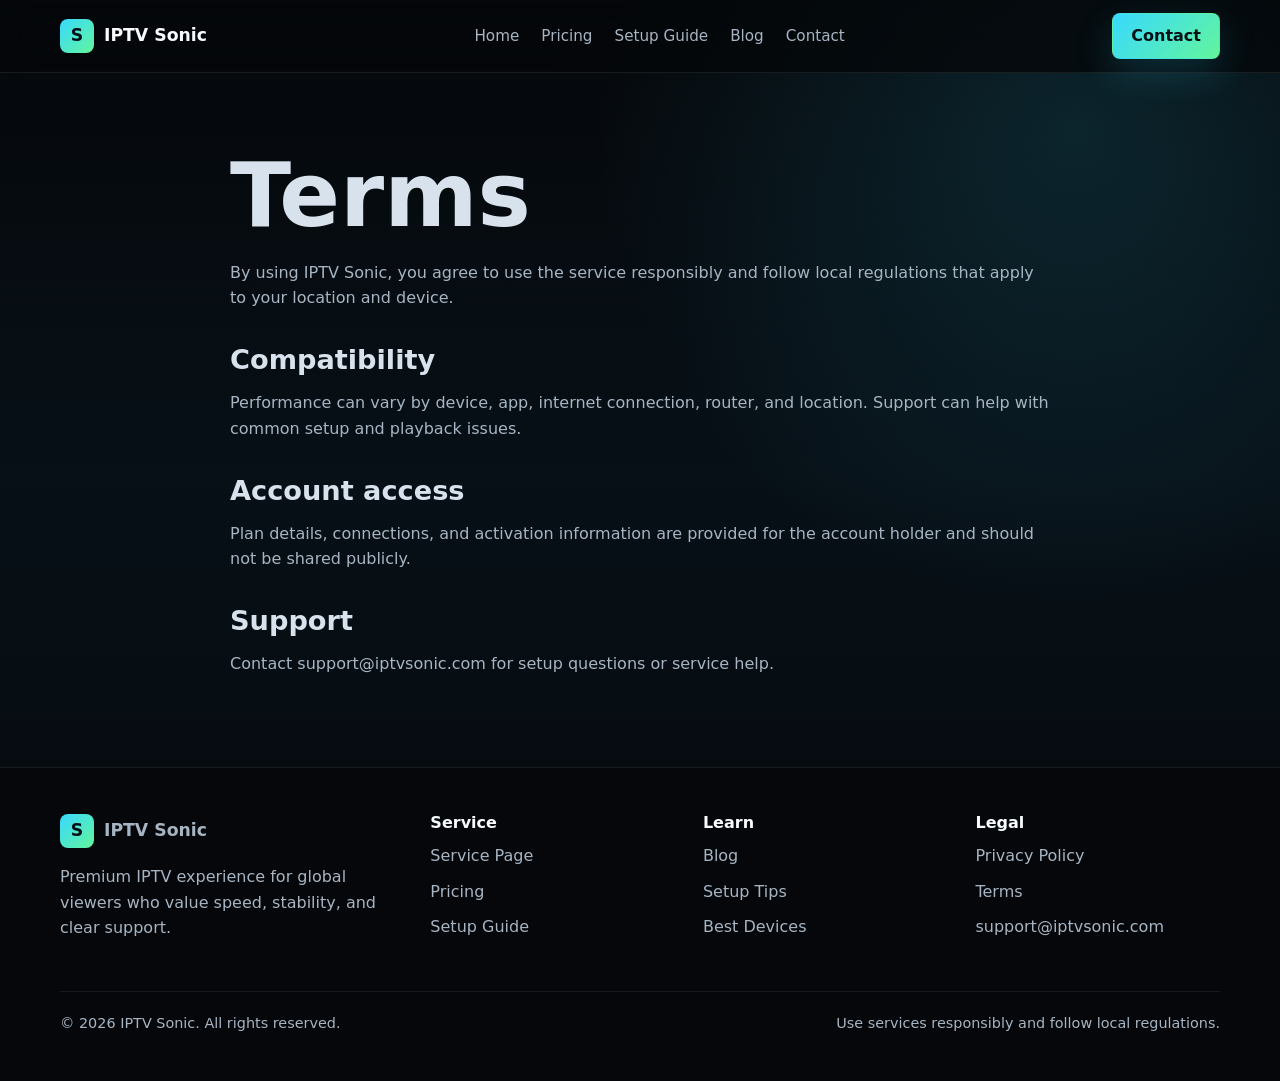
<file: terms/index.html>
<!doctype html>
<html lang="en">
<head>
  <meta charset="utf-8">
  <meta name="viewport" content="width=device-width, initial-scale=1">
  <title>Terms - IPTV Sonic</title>
  <meta name="description" content="Read IPTV Sonic service terms covering responsible use, compatibility, support, and account access.">
  <link rel="canonical" href="https://iptvsonic.com/terms/">
  <link rel="stylesheet" href="../assets/css/styles.css">
  <link rel="apple-touch-icon" sizes="180x180" href="../assets/images/favicon/apple-touch-icon.png">
  <link rel="icon" type="image/png" sizes="32x32" href="../assets/images/favicon/favicon-32x32.png">
  <link rel="icon" type="image/png" sizes="16x16" href="../assets/images/favicon/favicon-16x16.png">
  <link rel="manifest" href="../site.webmanifest">
</head>
<body>
  <header class="site-header"><div class="container nav"><a class="brand" href="../index.html"><span class="brand-mark">S</span><span>IPTV Sonic</span></a><nav class="nav-links" data-nav-links aria-label="Main navigation"><a href="../index.html">Home</a><a href="../pricing/index.html">Pricing</a><a href="../setup-guide/index.html">Setup Guide</a><a href="../blog/index.html">Blog</a><a href="../contact/index.html">Contact</a></nav><div class="nav-actions"><a class="btn btn-primary" href="../contact/index.html">Contact</a><button class="menu-toggle" type="button" data-menu-toggle aria-label="Open menu" aria-expanded="false">☰</button></div></div></header>
  <main class="section"><article class="container narrow content"><h1>Terms</h1><p>By using IPTV Sonic, you agree to use the service responsibly and follow local regulations that apply to your location and device.</p><h2>Compatibility</h2><p>Performance can vary by device, app, internet connection, router, and location. Support can help with common setup and playback issues.</p><h2>Account access</h2><p>Plan details, connections, and activation information are provided for the account holder and should not be shared publicly.</p><h2>Support</h2><p>Contact <a href="mailto:support@iptvsonic.com">support@iptvsonic.com</a> for setup questions or service help.</p></article></main>
  <footer class="site-footer">
    <div class="container footer-grid">
      <div>
        <a class="brand" href="../index.html"><span class="brand-mark">S</span><span>IPTV Sonic</span></a>
        <p>Premium IPTV experience for global viewers who value speed, stability, and clear support.</p>
      </div>
      <div><h2>Service</h2><ul><li><a href="../sonic-iptv/index.html">Service Page</a></li><li><a href="../pricing/index.html">Pricing</a></li><li><a href="../setup-guide/index.html">Setup Guide</a></li></ul></div>
      <div><h2>Learn</h2><ul><li><a href="../blog/index.html">Blog</a></li><li><a href="../blog/iptv-sonic-setup-tips.html">Setup Tips</a></li><li><a href="../blog/best-devices-for-iptv.html">Best Devices</a></li></ul></div>
      <div><h2>Legal</h2><ul><li><a href="../privacy/index.html">Privacy Policy</a></li><li><a href="../terms/index.html">Terms</a></li><li><a href="mailto:support@iptvsonic.com">support@iptvsonic.com</a></li></ul></div>
    </div>
    <div class="container footer-bottom"><span>© <span data-year></span> IPTV Sonic. All rights reserved.</span><span>Use services responsibly and follow local regulations.</span></div>
  </footer>
  <script src="../assets/js/main.js" defer></script>
</body>
</html>
</file>
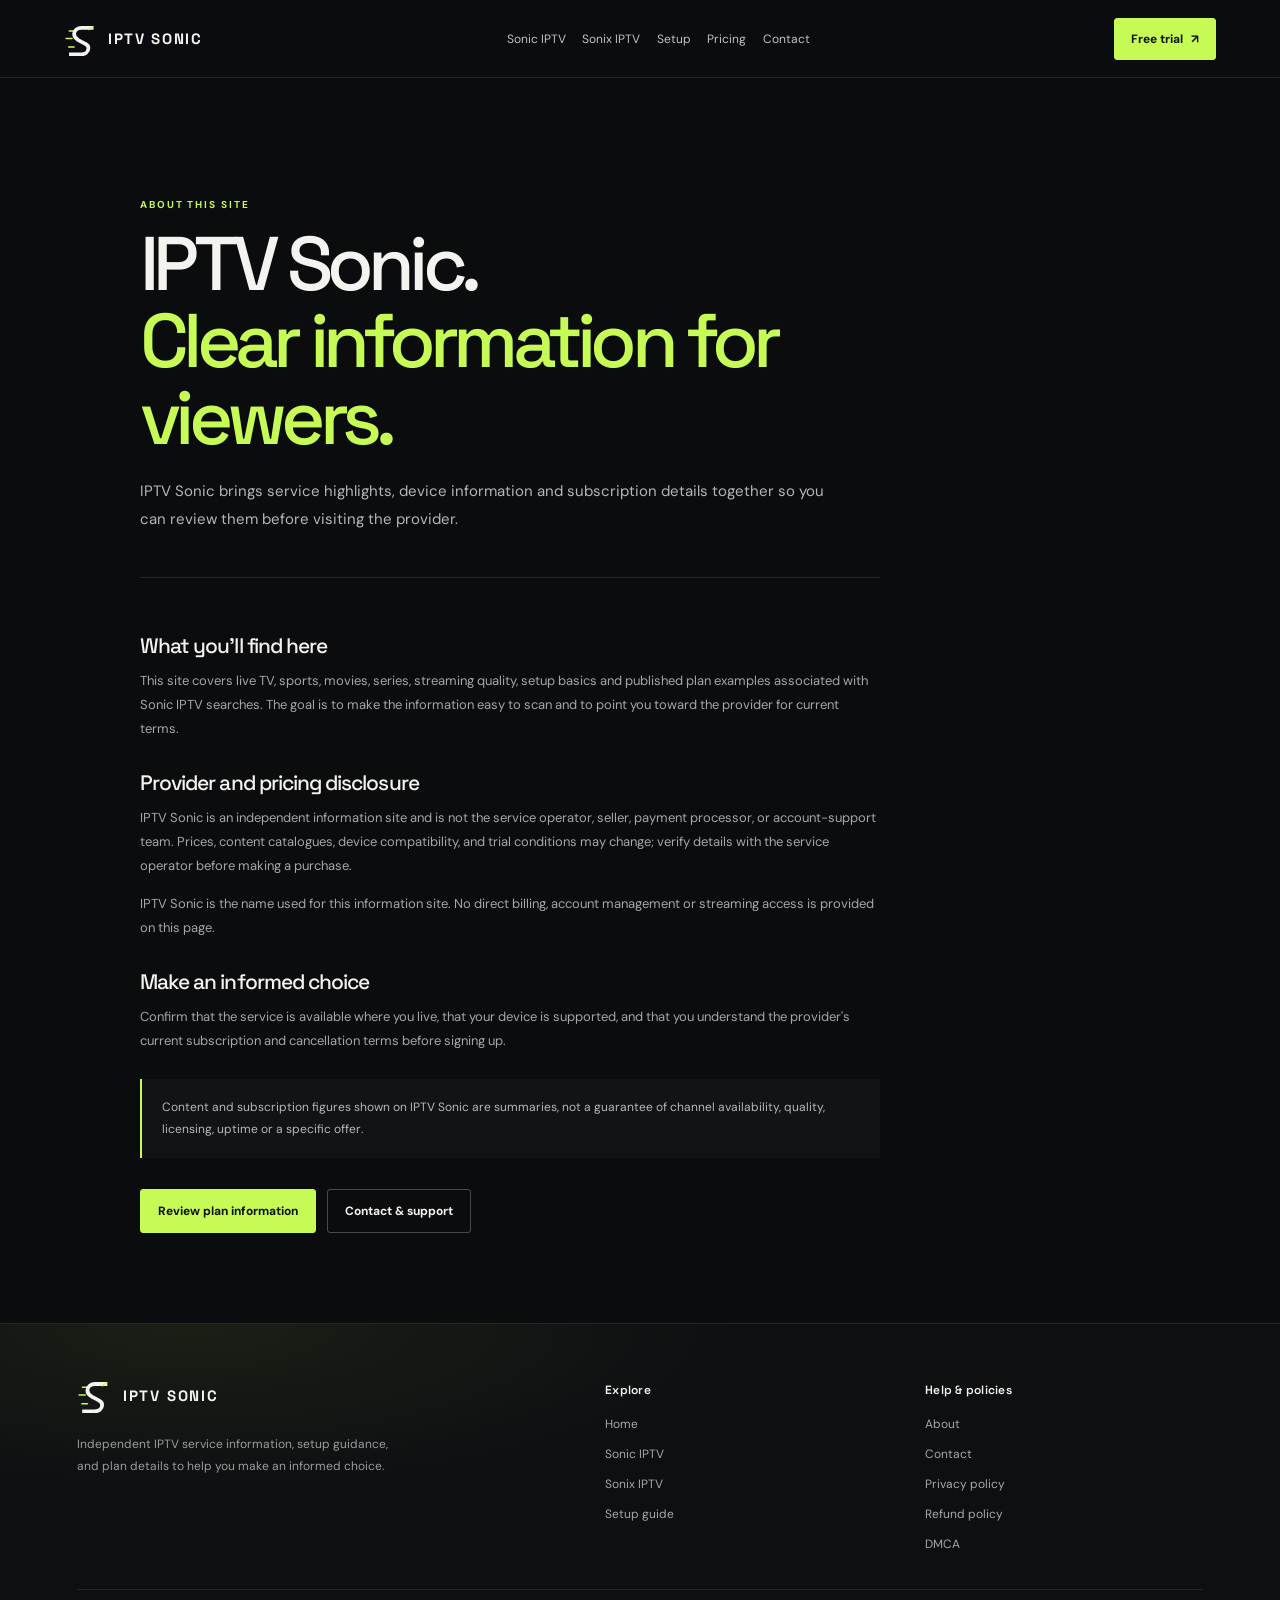
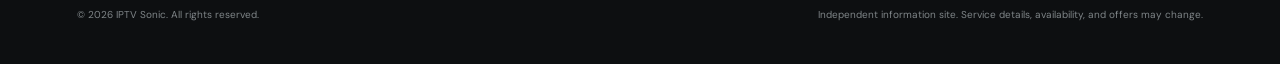
<file: about.html>
<!doctype html>
<html lang="en">
  <head>
    <meta charset="UTF-8" />
    <meta name="viewport" content="width=device-width, initial-scale=1.0" />
    <meta name="robots" content="index, follow" />
    <meta name="description" content="Learn about IPTV Sonic, the information this site provides, and how to review Sonic IPTV service and plan details." />
    <meta name="theme-color" content="#0b0c0e" />
    <link rel="canonical" href="https://iptvsonic.com/about.html" />
    <link rel="icon" type="image/svg+xml" href="favicon.svg?v=2" sizes="any" />
    <link rel="icon" type="image/png" sizes="32x32" href="favicon-32.png?v=2" />
    <link rel="shortcut icon" href="favicon.ico?v=2" />
    <link rel="apple-touch-icon" sizes="180x180" href="apple-touch-icon.png?v=2" />
    <title>About IPTV Sonic | Sonic IPTV Information</title>
    <script type="application/ld+json">
      {
        "@context": "https://schema.org",
        "@type": "AboutPage",
        "name": "About IPTV Sonic",
        "url": "https://iptvsonic.com/about.html",
        "isPartOf": { "@type": "WebSite", "name": "IPTV Sonic", "url": "https://iptvsonic.com/" },
        "inLanguage": "en"
      }
    </script>
    <link rel="preconnect" href="https://fonts.googleapis.com" />
    <link rel="preconnect" href="https://fonts.gstatic.com" crossorigin />
    <link href="https://fonts.googleapis.com/css2?family=DM+Sans:wght@400;500;600;700&family=Space+Grotesk:wght@400;500;600;700&display=swap" rel="stylesheet" />
    <link rel="stylesheet" href="site-pages.css" />
    <link rel="stylesheet" href="footer.css" />
    <link rel="stylesheet" href="header.css" />
    <script src="header.js" defer></script>
  </head>
  <body>
    <header class="page-header site-header">
      <a class="site-brand site-header-brand" href="index.html" aria-label="IPTV Sonic home"><img class="site-brand-mark" src="sonic-mark.svg" alt="" aria-hidden="true" /><span>IPTV SONIC</span></a>
      <nav class="page-nav site-header-nav" id="site-navigation" aria-label="Main navigation">
        <a href="sonic-iptv.html">Sonic IPTV</a><a href="sonix-iptv.html">Sonix IPTV</a><a href="installation-guide.html">Setup</a><a href="index.html#pricing">Pricing</a><a href="contact.html">Contact</a>
      </nav>
      <div class="site-header-actions"><a class="site-header-cta" href="https://tvkix.com/trial/">Free trial <span aria-hidden="true">↗</span></a></div>
      <button class="site-header-toggle" type="button" aria-label="Open navigation" aria-expanded="false" aria-controls="site-navigation"><span aria-hidden="true">☰</span></button>
    </header>

    <main class="page-main">
      <div class="page-kicker">About this site</div>
      <h1>IPTV Sonic.<br /><span>Clear information for viewers.</span></h1>
      <p class="page-lead">
        IPTV Sonic brings service highlights, device information and subscription details together so you can review them before visiting the provider.
      </p>

      <div class="page-content">
        <h2>What you'll find here</h2>
        <p>
          This site covers live TV, sports, movies, series, streaming quality, setup basics and published plan examples associated with Sonic IPTV searches. The goal is to make the information easy to scan and to point you toward the provider for current terms.
        </p>

        <h2>Provider and pricing disclosure</h2>
        <p>
          IPTV Sonic is an independent information site and is not the service operator, seller, payment processor, or account-support team. Prices, content catalogues, device compatibility, and trial conditions may change; verify details with the service operator before making a purchase.
        </p>
        <p>
          IPTV Sonic is the name used for this information site. No direct billing, account management or streaming access is provided on this page.
        </p>

        <h2>Make an informed choice</h2>
        <p>
          Confirm that the service is available where you live, that your device is supported, and that you understand the provider's current subscription and cancellation terms before signing up.
        </p>

        <div class="notice">
          Content and subscription figures shown on IPTV Sonic are summaries, not a guarantee of channel availability, quality, licensing, uptime or a specific offer.
        </div>
        <div class="page-actions">
          <a class="page-button page-button-primary" href="index.html#pricing">Review plan information</a>
          <a class="page-button" href="contact.html">Contact &amp; support</a>
        </div>
      </div>
    </main>

    <footer class="site-footer">
      <div class="site-footer-inner">
        <div class="site-footer-main">
          <div class="site-footer-branding">
            <a class="site-footer-brand" href="index.html" aria-label="IPTV Sonic home"><img src="sonic-mark.svg" alt="" aria-hidden="true" /><span>IPTV SONIC</span></a>
            <p class="site-footer-description">Independent IPTV service information, setup guidance, and plan details to help you make an informed choice.</p>
          </div>
          <nav aria-label="Explore">
            <h2 class="site-footer-heading">Explore</h2>
            <div class="site-footer-links"><a href="index.html">Home</a><a href="sonic-iptv.html">Sonic IPTV</a><a href="sonix-iptv.html">Sonix IPTV</a><a href="installation-guide.html">Setup guide</a></div>
          </nav>
          <nav aria-label="Help and policies">
            <h2 class="site-footer-heading">Help &amp; policies</h2>
            <div class="site-footer-links"><a href="about.html">About</a><a href="contact.html">Contact</a><a href="privacy.html">Privacy policy</a><a href="refund.html">Refund policy</a><a href="dmca.html">DMCA</a></div>
          </nav>
        </div>
        <div class="site-footer-bottom"><p>© 2026 IPTV Sonic. All rights reserved.</p><p>Independent information site. Service details, availability, and offers may change.</p></div>
      </div>
    </footer>
  </body>
</html>
</file>
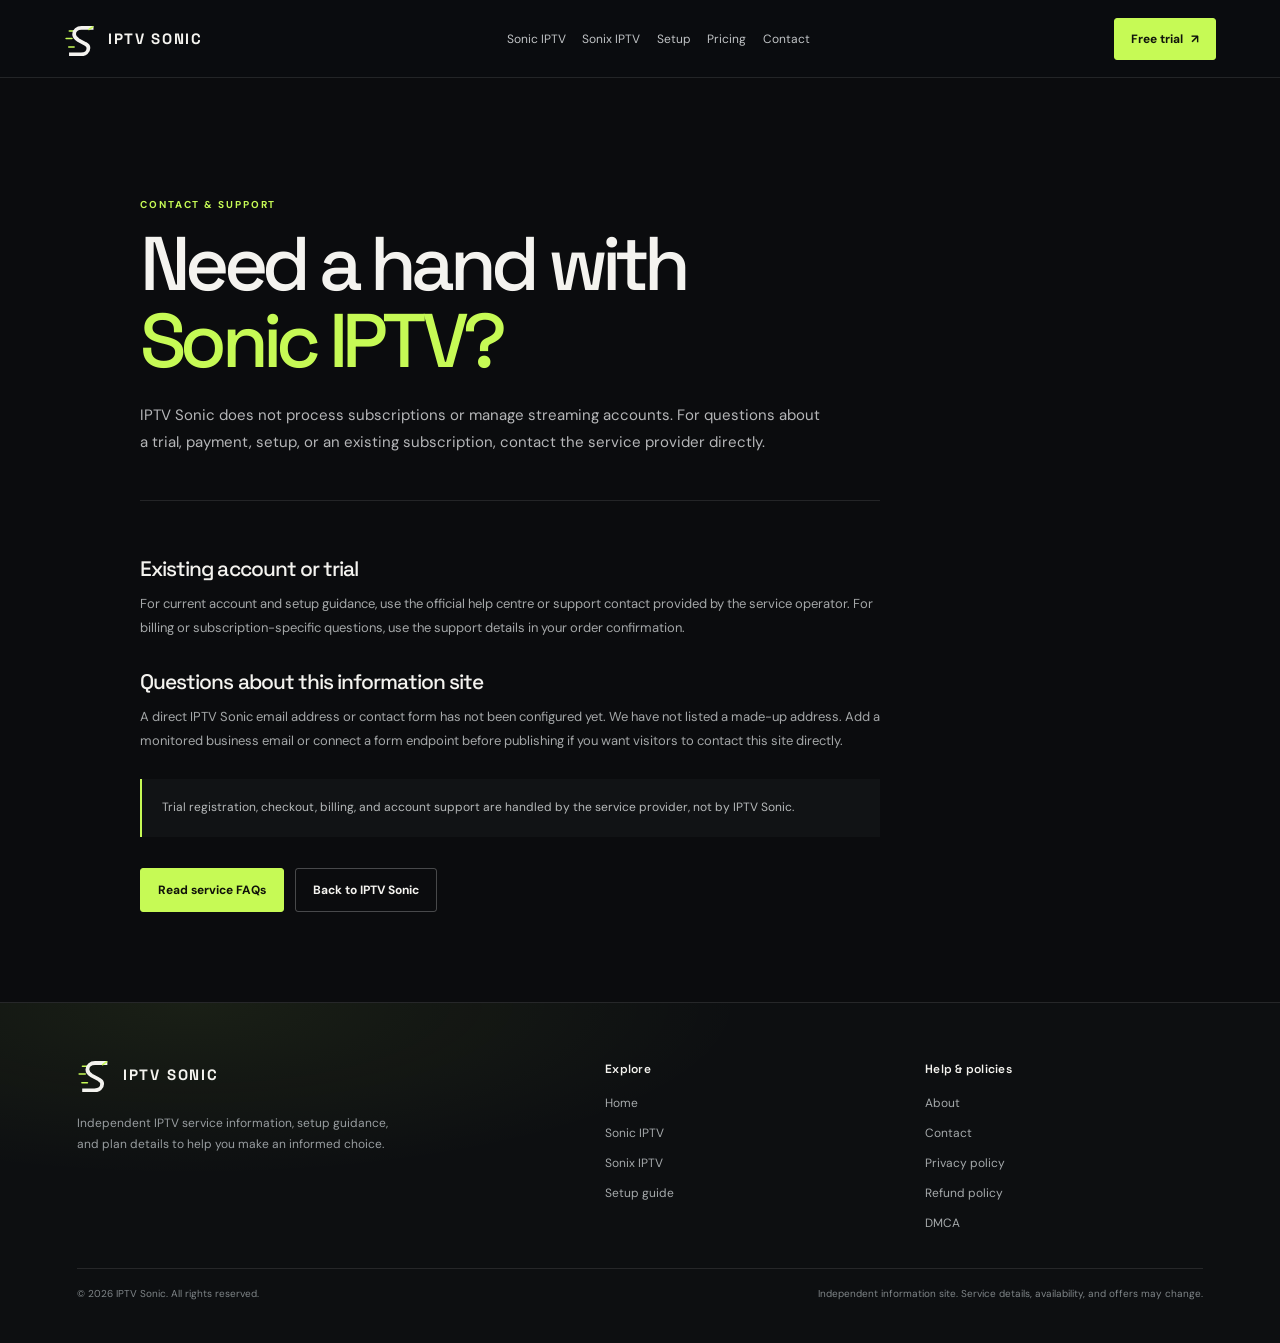
<file: contact.html>
<!doctype html>
<html lang="en">
  <head>
    <meta charset="UTF-8" />
    <meta name="viewport" content="width=device-width, initial-scale=1.0" />
    <meta name="robots" content="index, follow" />
    <meta name="description" content="Contact and support information for IPTV Sonic. Trial, billing, and account support are handled by the independent service provider." />
    <meta name="theme-color" content="#0b0c0e" />
    <link rel="canonical" href="https://iptvsonic.com/contact.html" />
    <link rel="icon" type="image/svg+xml" href="favicon.svg?v=2" sizes="any" />
    <link rel="icon" type="image/png" sizes="32x32" href="favicon-32.png?v=2" />
    <link rel="shortcut icon" href="favicon.ico?v=2" />
    <link rel="apple-touch-icon" sizes="180x180" href="apple-touch-icon.png?v=2" />
    <title>Contact IPTV Sonic | Sonic IPTV Support</title>
    <script type="application/ld+json">
      {
        "@context": "https://schema.org",
        "@type": "ContactPage",
        "name": "Contact IPTV Sonic",
        "url": "https://iptvsonic.com/contact.html",
        "isPartOf": { "@type": "WebSite", "name": "IPTV Sonic", "url": "https://iptvsonic.com/" },
        "inLanguage": "en"
      }
    </script>
    <link rel="preconnect" href="https://fonts.googleapis.com" />
    <link rel="preconnect" href="https://fonts.gstatic.com" crossorigin />
    <link href="https://fonts.googleapis.com/css2?family=DM+Sans:wght@400;500;600;700&family=Space+Grotesk:wght@400;500;600;700&display=swap" rel="stylesheet" />
    <link rel="stylesheet" href="site-pages.css" />
    <link rel="stylesheet" href="footer.css" />
    <link rel="stylesheet" href="header.css" />
    <script src="header.js" defer></script>
  </head>
  <body>
    <header class="page-header site-header">
      <a class="site-brand site-header-brand" href="index.html" aria-label="IPTV Sonic home"><img class="site-brand-mark" src="sonic-mark.svg" alt="" aria-hidden="true" /><span>IPTV SONIC</span></a>
      <nav class="page-nav site-header-nav" id="site-navigation" aria-label="Main navigation">
        <a href="sonic-iptv.html">Sonic IPTV</a><a href="sonix-iptv.html">Sonix IPTV</a><a href="installation-guide.html">Setup</a><a href="index.html#pricing">Pricing</a><a href="contact.html">Contact</a>
      </nav>
      <div class="site-header-actions"><a class="site-header-cta" href="https://tvkix.com/trial/">Free trial <span aria-hidden="true">↗</span></a></div>
      <button class="site-header-toggle" type="button" aria-label="Open navigation" aria-expanded="false" aria-controls="site-navigation"><span aria-hidden="true">☰</span></button>
    </header>

    <main class="page-main">
      <div class="page-kicker">Contact &amp; support</div>
      <h1>Need a hand with<br /><span>Sonic IPTV?</span></h1>
      <p class="page-lead">
        IPTV Sonic does not process subscriptions or manage streaming accounts. For questions about a trial, payment, setup, or an existing subscription, contact the service provider directly.
      </p>

      <div class="page-content">
        <h2>Existing account or trial</h2>
        <p>
          For current account and setup guidance, use the official help centre or support contact provided by the service operator. For billing or subscription-specific questions, use the support details in your order confirmation.
        </p>

        <h2>Questions about this information site</h2>
        <p>
          A direct IPTV Sonic email address or contact form has not been configured yet. We have not listed a made-up address. Add a monitored business email or connect a form endpoint before publishing if you want visitors to contact this site directly.
        </p>

        <div class="notice">
          Trial registration, checkout, billing, and account support are handled by the service provider, not by IPTV Sonic.
        </div>
        <div class="page-actions">
          <a class="page-button page-button-primary" href="index.html#faq">Read service FAQs</a>
          <a class="page-button" href="index.html">Back to IPTV Sonic</a>
        </div>
      </div>
    </main>

    <footer class="site-footer">
      <div class="site-footer-inner">
        <div class="site-footer-main">
          <div class="site-footer-branding">
            <a class="site-footer-brand" href="index.html" aria-label="IPTV Sonic home"><img src="sonic-mark.svg" alt="" aria-hidden="true" /><span>IPTV SONIC</span></a>
            <p class="site-footer-description">Independent IPTV service information, setup guidance, and plan details to help you make an informed choice.</p>
          </div>
          <nav aria-label="Explore">
            <h2 class="site-footer-heading">Explore</h2>
            <div class="site-footer-links"><a href="index.html">Home</a><a href="sonic-iptv.html">Sonic IPTV</a><a href="sonix-iptv.html">Sonix IPTV</a><a href="installation-guide.html">Setup guide</a></div>
          </nav>
          <nav aria-label="Help and policies">
            <h2 class="site-footer-heading">Help &amp; policies</h2>
            <div class="site-footer-links"><a href="about.html">About</a><a href="contact.html">Contact</a><a href="privacy.html">Privacy policy</a><a href="refund.html">Refund policy</a><a href="dmca.html">DMCA</a></div>
          </nav>
        </div>
        <div class="site-footer-bottom"><p>© 2026 IPTV Sonic. All rights reserved.</p><p>Independent information site. Service details, availability, and offers may change.</p></div>
      </div>
    </footer>
  </body>
</html>
</file>
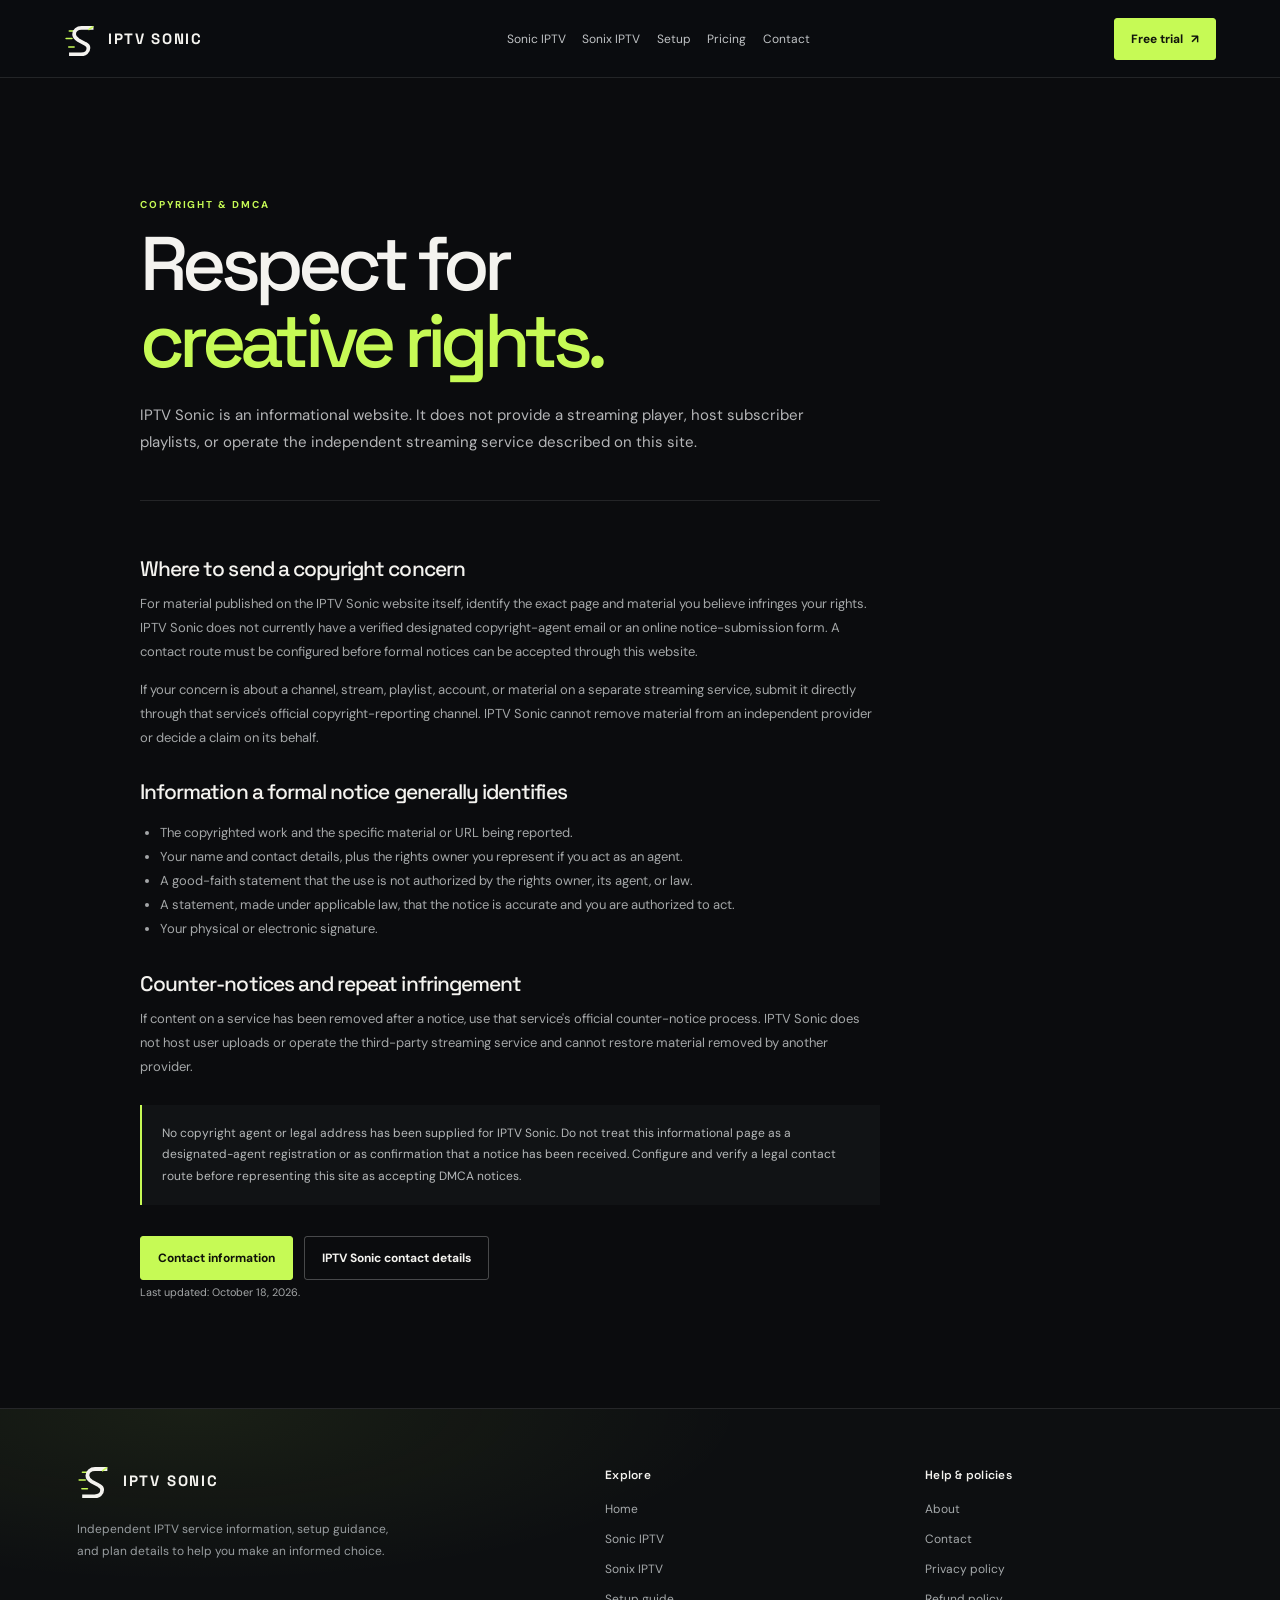
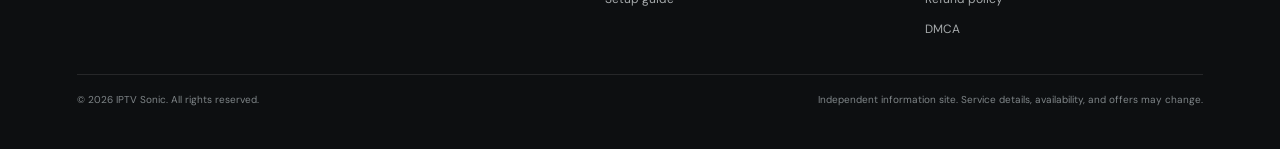
<file: dmca.html>
<!doctype html>
<html lang="en">
  <head>
    <meta charset="UTF-8" />
    <meta name="viewport" content="width=device-width, initial-scale=1.0" />
    <meta name="robots" content="index, follow" />
    <meta name="description" content="Copyright and DMCA information for IPTV Sonic. Learn what this informational website publishes and how to identify the correct service for a notice." />
    <meta name="theme-color" content="#0b0c0e" />
    <link rel="canonical" href="https://iptvsonic.com/dmca.html" />
    <link rel="icon" type="image/svg+xml" href="favicon.svg?v=2" sizes="any" />
    <link rel="icon" type="image/png" sizes="32x32" href="favicon-32.png?v=2" />
    <link rel="shortcut icon" href="favicon.ico?v=2" />
    <link rel="apple-touch-icon" sizes="180x180" href="apple-touch-icon.png?v=2" />
    <title>DMCA &amp; Copyright Policy | IPTV Sonic</title>
    <script type="application/ld+json">
      {
        "@context": "https://schema.org",
        "@type": "WebPage",
        "name": "DMCA & Copyright Policy | IPTV Sonic",
        "url": "https://iptvsonic.com/dmca.html",
        "isPartOf": { "@type": "WebSite", "name": "IPTV Sonic", "url": "https://iptvsonic.com/" },
        "inLanguage": "en"
      }
    </script>
    <link rel="preconnect" href="https://fonts.googleapis.com" />
    <link rel="preconnect" href="https://fonts.gstatic.com" crossorigin />
    <link href="https://fonts.googleapis.com/css2?family=DM+Sans:wght@400;500;600;700&family=Space+Grotesk:wght@400;500;600;700&display=swap" rel="stylesheet" />
    <link rel="stylesheet" href="site-pages.css" />
    <link rel="stylesheet" href="footer.css" />
    <link rel="stylesheet" href="header.css" />
    <script src="header.js" defer></script>
  </head>
  <body>
    <header class="page-header site-header">
      <a class="site-brand site-header-brand" href="index.html" aria-label="IPTV Sonic home"><img class="site-brand-mark" src="sonic-mark.svg" alt="" aria-hidden="true" /><span>IPTV SONIC</span></a>
      <nav class="page-nav site-header-nav" id="site-navigation" aria-label="Main navigation">
        <a href="sonic-iptv.html">Sonic IPTV</a><a href="sonix-iptv.html">Sonix IPTV</a><a href="installation-guide.html">Setup</a><a href="index.html#pricing">Pricing</a><a href="contact.html">Contact</a>
      </nav>
      <div class="site-header-actions"><a class="site-header-cta" href="https://tvkix.com/trial/">Free trial <span aria-hidden="true">↗</span></a></div>
      <button class="site-header-toggle" type="button" aria-label="Open navigation" aria-expanded="false" aria-controls="site-navigation"><span aria-hidden="true">☰</span></button>
    </header>

    <main class="page-main">
      <div class="page-kicker">Copyright &amp; DMCA</div>
      <h1>Respect for<br /><span>creative rights.</span></h1>
      <p class="page-lead">
        IPTV Sonic is an informational website. It does not provide a streaming player, host subscriber playlists, or operate the independent streaming service described on this site.
      </p>

      <div class="page-content">
        <h2>Where to send a copyright concern</h2>
        <p>
          For material published on the IPTV Sonic website itself, identify the exact page and material you believe infringes your rights. IPTV Sonic does not currently have a verified designated copyright-agent email or an online notice-submission form. A contact route must be configured before formal notices can be accepted through this website.
        </p>
        <p>
          If your concern is about a channel, stream, playlist, account, or material on a separate streaming service, submit it directly through that service's official copyright-reporting channel. IPTV Sonic cannot remove material from an independent provider or decide a claim on its behalf.
        </p>

        <h2>Information a formal notice generally identifies</h2>
        <ul>
          <li>The copyrighted work and the specific material or URL being reported.</li>
          <li>Your name and contact details, plus the rights owner you represent if you act as an agent.</li>
          <li>A good-faith statement that the use is not authorized by the rights owner, its agent, or law.</li>
          <li>A statement, made under applicable law, that the notice is accurate and you are authorized to act.</li>
          <li>Your physical or electronic signature.</li>
        </ul>

        <h2>Counter-notices and repeat infringement</h2>
        <p>
          If content on a service has been removed after a notice, use that service's official counter-notice process. IPTV Sonic does not host user uploads or operate the third-party streaming service and cannot restore material removed by another provider.
        </p>

        <div class="notice">
          No copyright agent or legal address has been supplied for IPTV Sonic. Do not treat this informational page as a designated-agent registration or as confirmation that a notice has been received. Configure and verify a legal contact route before representing this site as accepting DMCA notices.
        </div>
        <div class="page-actions">
          <a class="page-button page-button-primary" href="contact.html">Contact information</a>
          <a class="page-button" href="contact.html">IPTV Sonic contact details</a>
        </div>
        <p><small>Last updated: October 18, 2026.</small></p>
      </div>
    </main>

    <footer class="site-footer">
      <div class="site-footer-inner">
        <div class="site-footer-main">
          <div class="site-footer-branding">
            <a class="site-footer-brand" href="index.html" aria-label="IPTV Sonic home"><img src="sonic-mark.svg" alt="" aria-hidden="true" /><span>IPTV SONIC</span></a>
            <p class="site-footer-description">Independent IPTV service information, setup guidance, and plan details to help you make an informed choice.</p>
          </div>
          <nav aria-label="Explore">
            <h2 class="site-footer-heading">Explore</h2>
            <div class="site-footer-links"><a href="index.html">Home</a><a href="sonic-iptv.html">Sonic IPTV</a><a href="sonix-iptv.html">Sonix IPTV</a><a href="installation-guide.html">Setup guide</a></div>
          </nav>
          <nav aria-label="Help and policies">
            <h2 class="site-footer-heading">Help &amp; policies</h2>
            <div class="site-footer-links"><a href="about.html">About</a><a href="contact.html">Contact</a><a href="privacy.html">Privacy policy</a><a href="refund.html">Refund policy</a><a href="dmca.html">DMCA</a></div>
          </nav>
        </div>
        <div class="site-footer-bottom"><p>© 2026 IPTV Sonic. All rights reserved.</p><p>Independent information site. Service details, availability, and offers may change.</p></div>
      </div>
    </footer>
  </body>
</html>
</file>
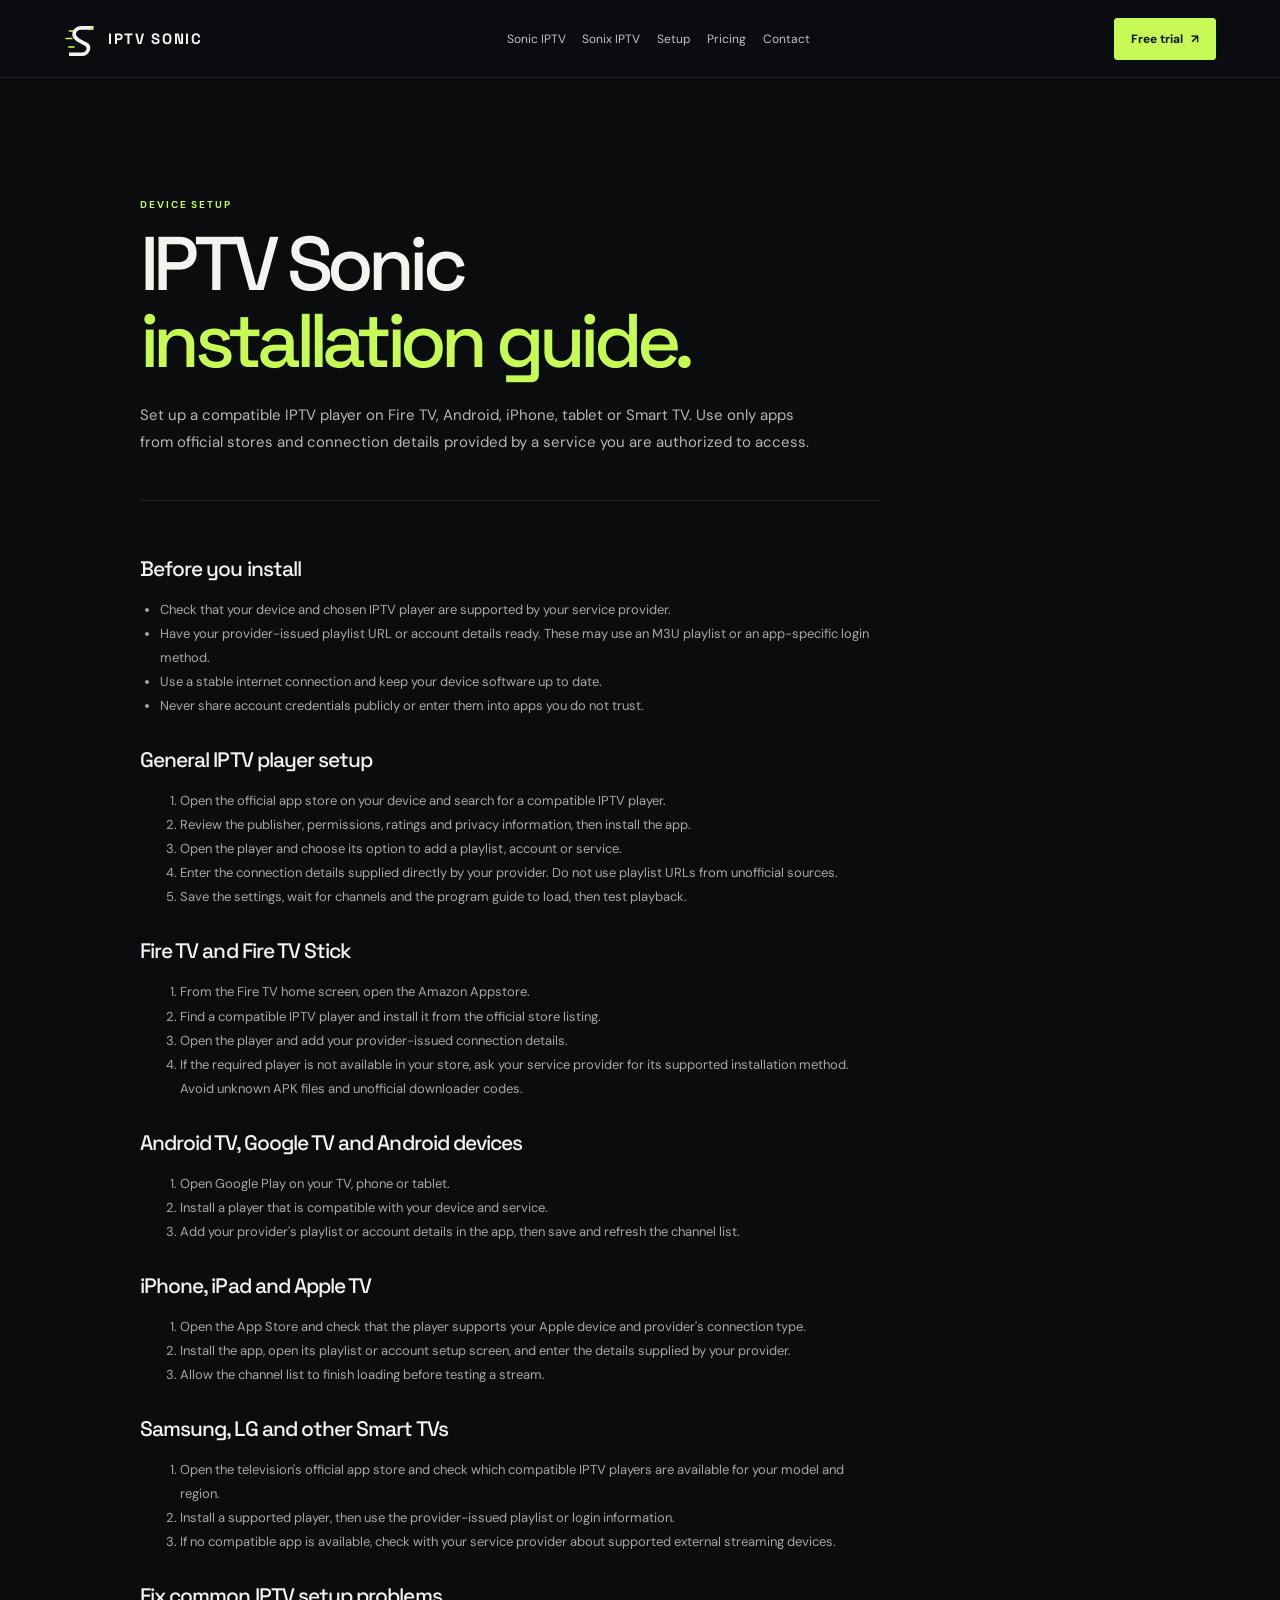
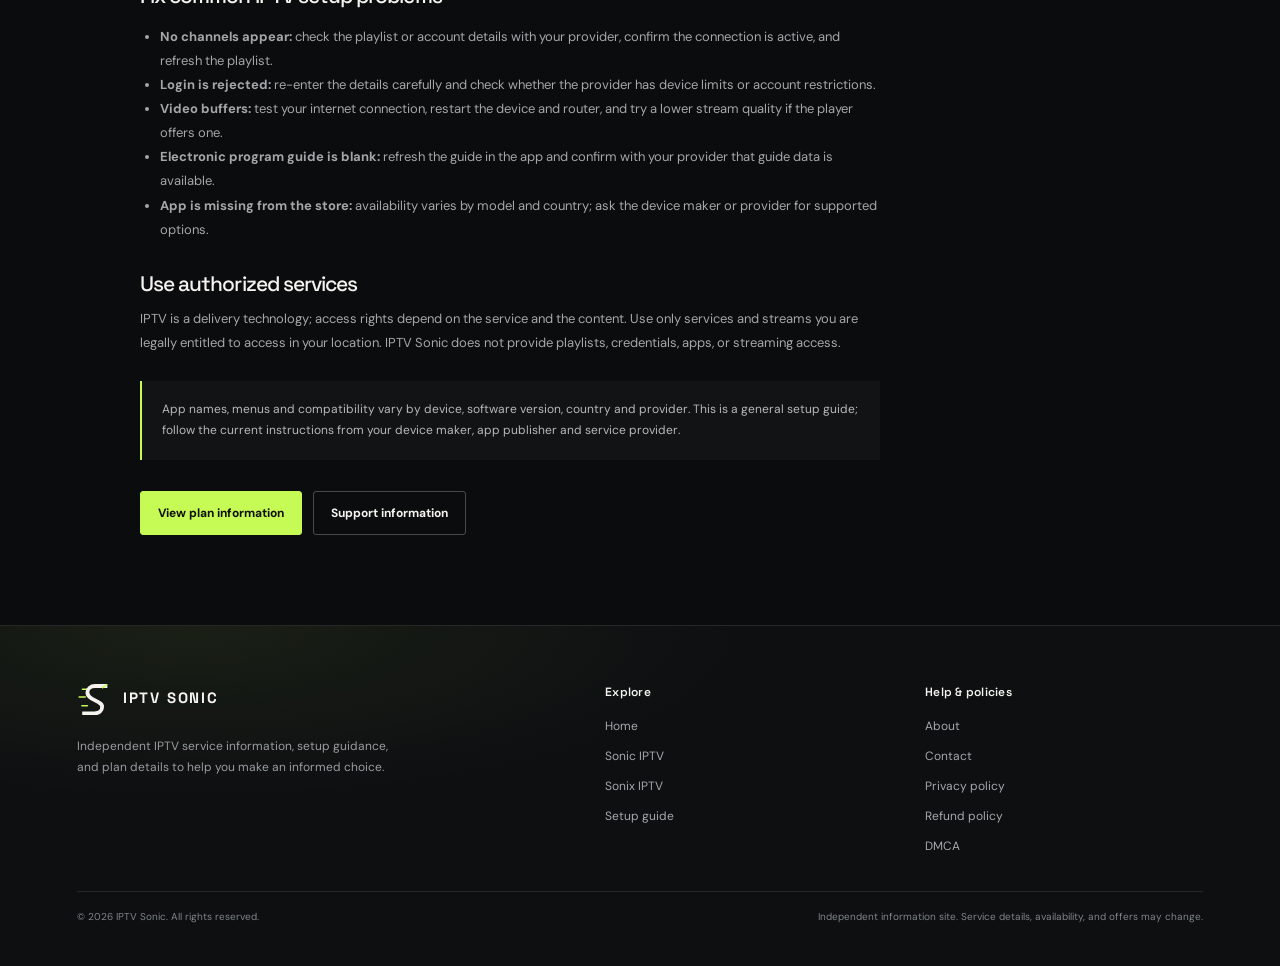
<file: installation-guide.html>
<!doctype html>
<html lang="en">
  <head>
    <meta charset="UTF-8" />
    <meta name="viewport" content="width=device-width, initial-scale=1.0" />
    <meta name="robots" content="index, follow" />
    <meta name="description" content="Follow the IPTV Sonic installation guide for Fire TV, Android, iPhone, tablets and Smart TVs. Learn how to install a compatible IPTV player and enter provider-issued details." />
    <meta name="theme-color" content="#0b0c0e" />
    <link rel="canonical" href="https://iptvsonic.com/installation-guide.html" />
    <link rel="icon" type="image/svg+xml" href="favicon.svg?v=2" sizes="any" />
    <link rel="icon" type="image/png" sizes="32x32" href="favicon-32.png?v=2" />
    <link rel="shortcut icon" href="favicon.ico?v=2" />
    <link rel="apple-touch-icon" sizes="180x180" href="apple-touch-icon.png?v=2" />
    <title>IPTV Sonic Installation Guide | Setup on Fire TV, Android &amp; Smart TV</title>
    <script type="application/ld+json">
      {
        "@context": "https://schema.org",
        "@type": "HowTo",
        "name": "IPTV Sonic installation guide",
        "description": "General steps for installing a compatible IPTV player and configuring it with details supplied by an authorized service provider.",
        "totalTime": "PT10M",
        "tool": [
          { "@type": "HowToTool", "name": "Compatible streaming device" },
          { "@type": "HowToTool", "name": "IPTV player from the device's official app store" }
        ],
        "step": [
          {
            "@type": "HowToStep",
            "name": "Check device and service compatibility",
            "text": "Confirm that your service provider supports your device, IPTV player and connection method."
          },
          {
            "@type": "HowToStep",
            "name": "Install a compatible IPTV player",
            "text": "Choose an IPTV player from the device's official app store and install it."
          },
          {
            "@type": "HowToStep",
            "name": "Add provider-issued connection details",
            "text": "Use the playlist URL or login details supplied directly by your authorized service provider."
          },
          {
            "@type": "HowToStep",
            "name": "Load channels and test playback",
            "text": "Save your provider settings, allow the channel guide to load and test a stream."
          }
        ],
        "inLanguage": "en"
      }
    </script>
    <script type="application/ld+json">
      {
        "@context": "https://schema.org",
        "@type": "BreadcrumbList",
        "itemListElement": [
          { "@type": "ListItem", "position": 1, "name": "Home", "item": "https://iptvsonic.com/" },
          { "@type": "ListItem", "position": 2, "name": "IPTV Installation Guide", "item": "https://iptvsonic.com/installation-guide.html" }
        ]
      }
    </script>
    <link rel="preconnect" href="https://fonts.googleapis.com" />
    <link rel="preconnect" href="https://fonts.gstatic.com" crossorigin />
    <link href="https://fonts.googleapis.com/css2?family=DM+Sans:wght@400;500;600;700&family=Space+Grotesk:wght@400;500;600;700&display=swap" rel="stylesheet" />
    <link rel="stylesheet" href="site-pages.css" />
    <link rel="stylesheet" href="footer.css" />
    <link rel="stylesheet" href="header.css" />
    <script src="header.js" defer></script>
  </head>
  <body>
    <header class="page-header site-header">
      <a class="site-brand site-header-brand" href="index.html" aria-label="IPTV Sonic home"><img class="site-brand-mark" src="sonic-mark.svg" alt="" aria-hidden="true" /><span>IPTV SONIC</span></a>
      <nav class="page-nav site-header-nav" id="site-navigation" aria-label="Main navigation">
        <a href="sonic-iptv.html">Sonic IPTV</a><a href="sonix-iptv.html">Sonix IPTV</a><a href="installation-guide.html">Setup</a><a href="index.html#pricing">Pricing</a><a href="contact.html">Contact</a>
      </nav>
      <div class="site-header-actions"><a class="site-header-cta" href="https://tvkix.com/trial/">Free trial <span aria-hidden="true">↗</span></a></div>
      <button class="site-header-toggle" type="button" aria-label="Open navigation" aria-expanded="false" aria-controls="site-navigation"><span aria-hidden="true">☰</span></button>
    </header>

    <main class="page-main">
      <div class="page-kicker">Device setup</div>
      <h1>IPTV Sonic<br /><span>installation guide.</span></h1>
      <p class="page-lead">
        Set up a compatible IPTV player on Fire TV, Android, iPhone, tablet or Smart TV. Use only apps from official stores and connection details provided by a service you are authorized to access.
      </p>

      <div class="page-content">
        <h2>Before you install</h2>
        <ul>
          <li>Check that your device and chosen IPTV player are supported by your service provider.</li>
          <li>Have your provider-issued playlist URL or account details ready. These may use an M3U playlist or an app-specific login method.</li>
          <li>Use a stable internet connection and keep your device software up to date.</li>
          <li>Never share account credentials publicly or enter them into apps you do not trust.</li>
        </ul>

        <h2>General IPTV player setup</h2>
        <ol>
          <li>Open the official app store on your device and search for a compatible IPTV player.</li>
          <li>Review the publisher, permissions, ratings and privacy information, then install the app.</li>
          <li>Open the player and choose its option to add a playlist, account or service.</li>
          <li>Enter the connection details supplied directly by your provider. Do not use playlist URLs from unofficial sources.</li>
          <li>Save the settings, wait for channels and the program guide to load, then test playback.</li>
        </ol>

        <h2>Fire TV and Fire TV Stick</h2>
        <ol>
          <li>From the Fire TV home screen, open the Amazon Appstore.</li>
          <li>Find a compatible IPTV player and install it from the official store listing.</li>
          <li>Open the player and add your provider-issued connection details.</li>
          <li>If the required player is not available in your store, ask your service provider for its supported installation method. Avoid unknown APK files and unofficial downloader codes.</li>
        </ol>

        <h2>Android TV, Google TV and Android devices</h2>
        <ol>
          <li>Open Google Play on your TV, phone or tablet.</li>
          <li>Install a player that is compatible with your device and service.</li>
          <li>Add your provider's playlist or account details in the app, then save and refresh the channel list.</li>
        </ol>

        <h2>iPhone, iPad and Apple TV</h2>
        <ol>
          <li>Open the App Store and check that the player supports your Apple device and provider's connection type.</li>
          <li>Install the app, open its playlist or account setup screen, and enter the details supplied by your provider.</li>
          <li>Allow the channel list to finish loading before testing a stream.</li>
        </ol>

        <h2>Samsung, LG and other Smart TVs</h2>
        <ol>
          <li>Open the television's official app store and check which compatible IPTV players are available for your model and region.</li>
          <li>Install a supported player, then use the provider-issued playlist or login information.</li>
          <li>If no compatible app is available, check with your service provider about supported external streaming devices.</li>
        </ol>

        <h2>Fix common IPTV setup problems</h2>
        <ul>
          <li><strong>No channels appear:</strong> check the playlist or account details with your provider, confirm the connection is active, and refresh the playlist.</li>
          <li><strong>Login is rejected:</strong> re-enter the details carefully and check whether the provider has device limits or account restrictions.</li>
          <li><strong>Video buffers:</strong> test your internet connection, restart the device and router, and try a lower stream quality if the player offers one.</li>
          <li><strong>Electronic program guide is blank:</strong> refresh the guide in the app and confirm with your provider that guide data is available.</li>
          <li><strong>App is missing from the store:</strong> availability varies by model and country; ask the device maker or provider for supported options.</li>
        </ul>

        <h2>Use authorized services</h2>
        <p>
          IPTV is a delivery technology; access rights depend on the service and the content. Use only services and streams you are legally entitled to access in your location. IPTV Sonic does not provide playlists, credentials, apps, or streaming access.
        </p>

        <div class="notice">
          App names, menus and compatibility vary by device, software version, country and provider. This is a general setup guide; follow the current instructions from your device maker, app publisher and service provider.
        </div>
        <div class="page-actions">
          <a class="page-button page-button-primary" href="index.html#pricing">View plan information</a>
          <a class="page-button" href="contact.html">Support information</a>
        </div>
      </div>
    </main>

    <footer class="site-footer">
      <div class="site-footer-inner">
        <div class="site-footer-main">
          <div class="site-footer-branding">
            <a class="site-footer-brand" href="index.html" aria-label="IPTV Sonic home"><img src="sonic-mark.svg" alt="" aria-hidden="true" /><span>IPTV SONIC</span></a>
            <p class="site-footer-description">Independent IPTV service information, setup guidance, and plan details to help you make an informed choice.</p>
          </div>
          <nav aria-label="Explore">
            <h2 class="site-footer-heading">Explore</h2>
            <div class="site-footer-links"><a href="index.html">Home</a><a href="sonic-iptv.html">Sonic IPTV</a><a href="sonix-iptv.html">Sonix IPTV</a><a href="installation-guide.html">Setup guide</a></div>
          </nav>
          <nav aria-label="Help and policies">
            <h2 class="site-footer-heading">Help &amp; policies</h2>
            <div class="site-footer-links"><a href="about.html">About</a><a href="contact.html">Contact</a><a href="privacy.html">Privacy policy</a><a href="refund.html">Refund policy</a><a href="dmca.html">DMCA</a></div>
          </nav>
        </div>
        <div class="site-footer-bottom"><p>© 2026 IPTV Sonic. All rights reserved.</p><p>Independent information site. Service details, availability, and offers may change.</p></div>
      </div>
    </footer>
  </body>
</html>
</file>
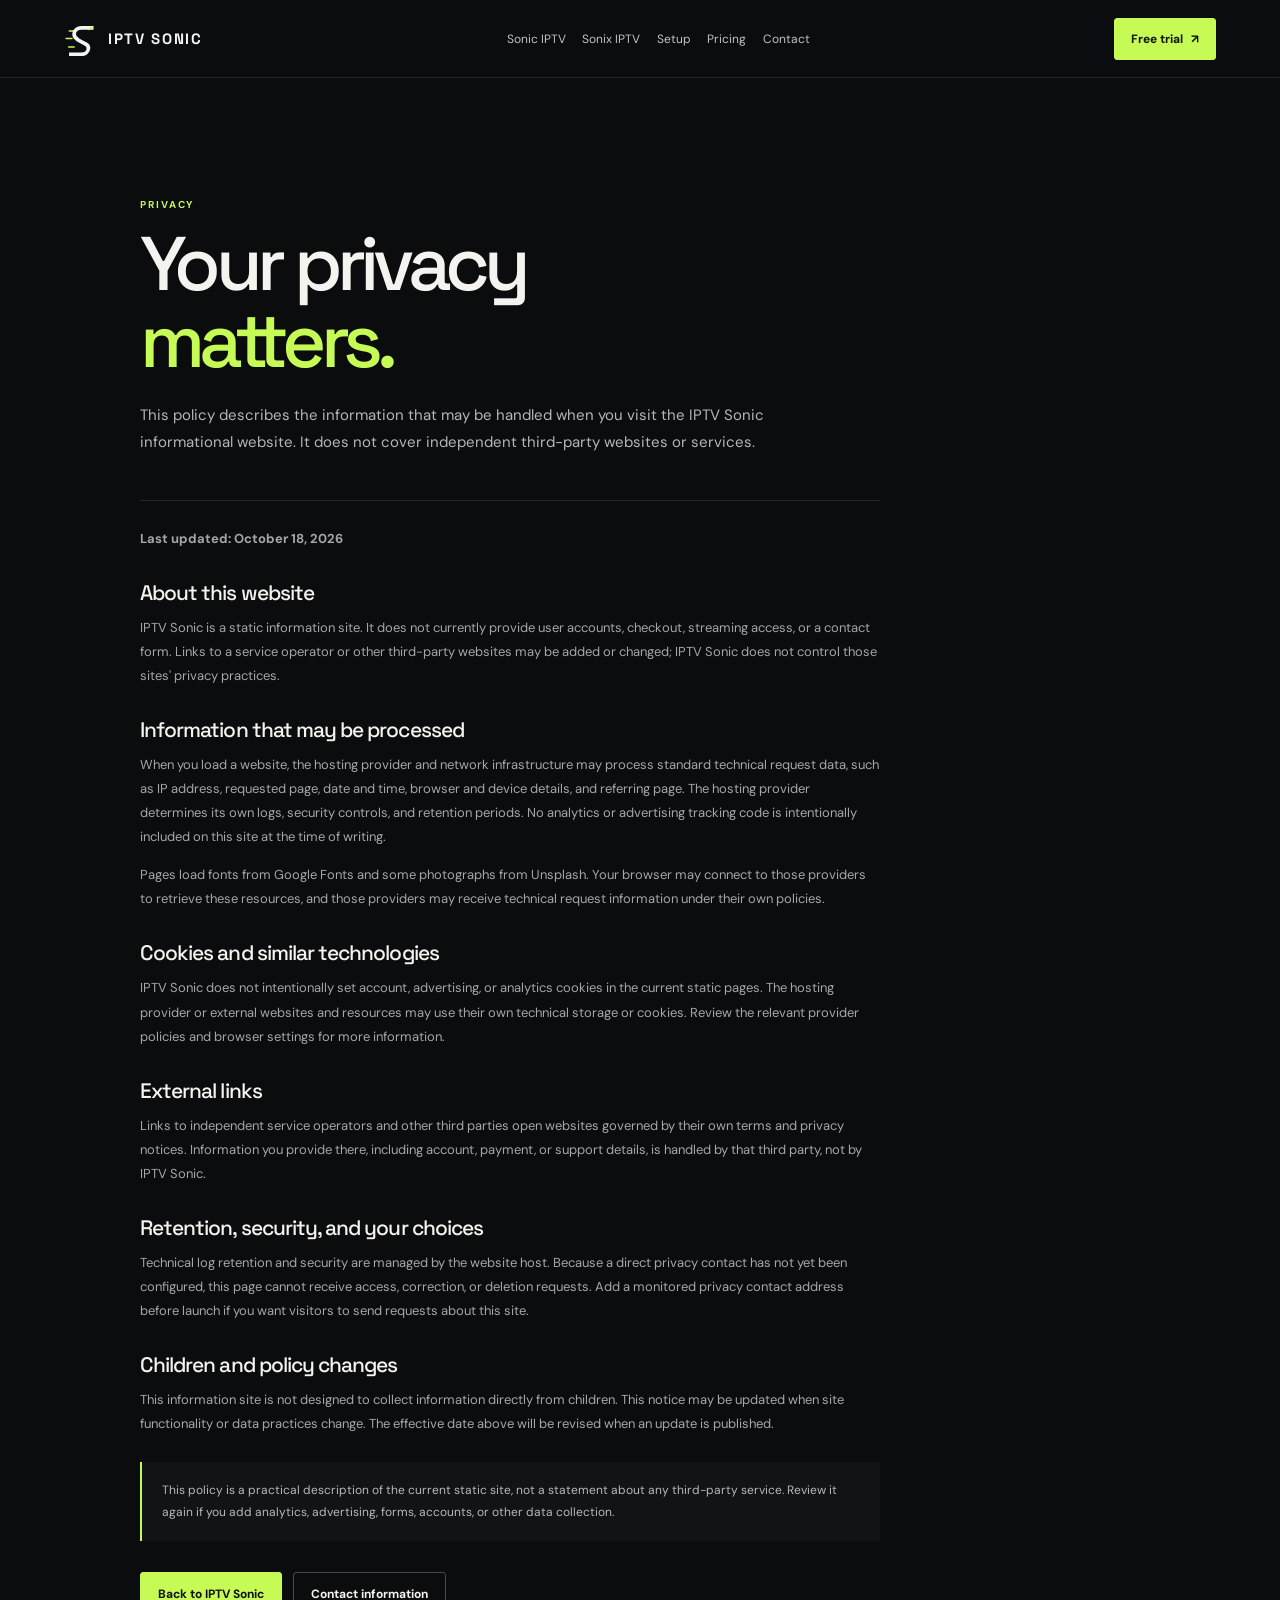
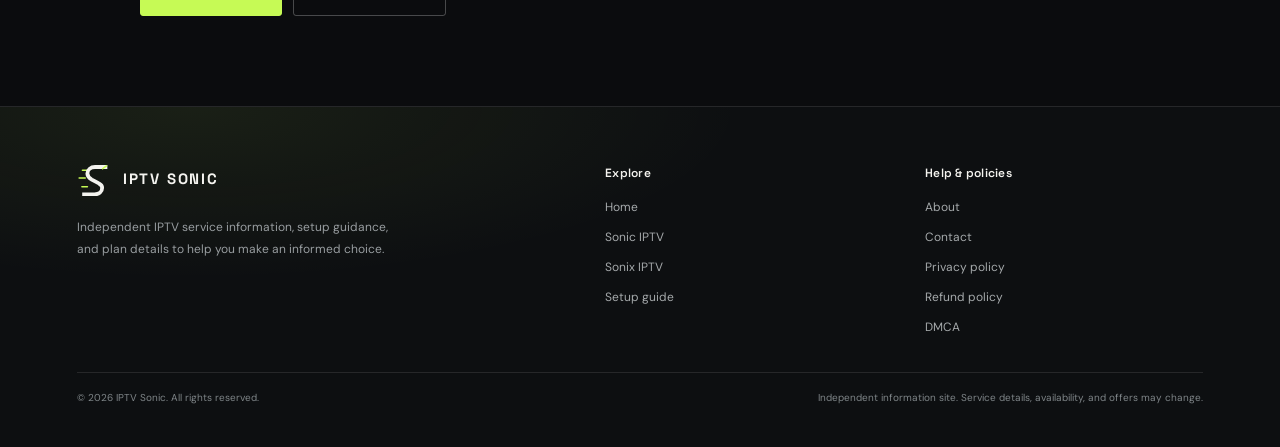
<file: privacy.html>
<!doctype html>
<html lang="en">
  <head>
    <meta charset="UTF-8" />
    <meta name="viewport" content="width=device-width, initial-scale=1.0" />
    <meta name="robots" content="index, follow" />
    <meta name="description" content="Learn how the IPTV Sonic information website and its third-party links and resources may process visitor information." />
    <meta name="theme-color" content="#0b0c0e" />
    <link rel="canonical" href="https://iptvsonic.com/privacy.html" />
    <link rel="icon" type="image/svg+xml" href="favicon.svg?v=2" sizes="any" />
    <link rel="icon" type="image/png" sizes="32x32" href="favicon-32.png?v=2" />
    <link rel="shortcut icon" href="favicon.ico?v=2" />
    <link rel="apple-touch-icon" sizes="180x180" href="apple-touch-icon.png?v=2" />
    <title>Privacy Policy | IPTV Sonic</title>
    <script type="application/ld+json">
      {
        "@context": "https://schema.org",
        "@type": "WebPage",
        "name": "Privacy Policy | IPTV Sonic",
        "url": "https://iptvsonic.com/privacy.html",
        "isPartOf": { "@type": "WebSite", "name": "IPTV Sonic", "url": "https://iptvsonic.com/" },
        "inLanguage": "en"
      }
    </script>
    <link rel="preconnect" href="https://fonts.googleapis.com" />
    <link rel="preconnect" href="https://fonts.gstatic.com" crossorigin />
    <link href="https://fonts.googleapis.com/css2?family=DM+Sans:wght@400;500;600;700&family=Space+Grotesk:wght@400;500;600;700&display=swap" rel="stylesheet" />
    <link rel="stylesheet" href="site-pages.css" />
    <link rel="stylesheet" href="footer.css" />
    <link rel="stylesheet" href="header.css" />
    <script src="header.js" defer></script>
  </head>
  <body>
    <header class="page-header site-header">
      <a class="site-brand site-header-brand" href="index.html" aria-label="IPTV Sonic home"><img class="site-brand-mark" src="sonic-mark.svg" alt="" aria-hidden="true" /><span>IPTV SONIC</span></a>
      <nav class="page-nav site-header-nav" id="site-navigation" aria-label="Main navigation">
        <a href="sonic-iptv.html">Sonic IPTV</a><a href="sonix-iptv.html">Sonix IPTV</a><a href="installation-guide.html">Setup</a><a href="index.html#pricing">Pricing</a><a href="contact.html">Contact</a>
      </nav>
      <div class="site-header-actions"><a class="site-header-cta" href="https://tvkix.com/trial/">Free trial <span aria-hidden="true">↗</span></a></div>
      <button class="site-header-toggle" type="button" aria-label="Open navigation" aria-expanded="false" aria-controls="site-navigation"><span aria-hidden="true">☰</span></button>
    </header>

    <main class="page-main">
      <div class="page-kicker">Privacy</div>
      <h1>Your privacy<br /><span>matters.</span></h1>
      <p class="page-lead">
        This policy describes the information that may be handled when you visit the IPTV Sonic informational website. It does not cover independent third-party websites or services.
      </p>

      <div class="page-content">
        <p><strong>Last updated: October 18, 2026</strong></p>

        <h2>About this website</h2>
        <p>
          IPTV Sonic is a static information site. It does not currently provide user accounts, checkout, streaming access, or a contact form. Links to a service operator or other third-party websites may be added or changed; IPTV Sonic does not control those sites' privacy practices.
        </p>

        <h2>Information that may be processed</h2>
        <p>
          When you load a website, the hosting provider and network infrastructure may process standard technical request data, such as IP address, requested page, date and time, browser and device details, and referring page. The hosting provider determines its own logs, security controls, and retention periods. No analytics or advertising tracking code is intentionally included on this site at the time of writing.
        </p>
        <p>
          Pages load fonts from Google Fonts and some photographs from Unsplash. Your browser may connect to those providers to retrieve these resources, and those providers may receive technical request information under their own policies.
        </p>

        <h2>Cookies and similar technologies</h2>
        <p>
          IPTV Sonic does not intentionally set account, advertising, or analytics cookies in the current static pages. The hosting provider or external websites and resources may use their own technical storage or cookies. Review the relevant provider policies and browser settings for more information.
        </p>

        <h2>External links</h2>
        <p>
          Links to independent service operators and other third parties open websites governed by their own terms and privacy notices. Information you provide there, including account, payment, or support details, is handled by that third party, not by IPTV Sonic.
        </p>

        <h2>Retention, security, and your choices</h2>
        <p>
          Technical log retention and security are managed by the website host. Because a direct privacy contact has not yet been configured, this page cannot receive access, correction, or deletion requests. Add a monitored privacy contact address before launch if you want visitors to send requests about this site.
        </p>

        <h2>Children and policy changes</h2>
        <p>
          This information site is not designed to collect information directly from children. This notice may be updated when site functionality or data practices change. The effective date above will be revised when an update is published.
        </p>

        <div class="notice">
          This policy is a practical description of the current static site, not a statement about any third-party service. Review it again if you add analytics, advertising, forms, accounts, or other data collection.
        </div>
        <div class="page-actions">
          <a class="page-button page-button-primary" href="index.html">Back to IPTV Sonic</a>
          <a class="page-button" href="contact.html">Contact information</a>
        </div>
      </div>
    </main>

    <footer class="site-footer">
      <div class="site-footer-inner">
        <div class="site-footer-main">
          <div class="site-footer-branding">
            <a class="site-footer-brand" href="index.html" aria-label="IPTV Sonic home"><img src="sonic-mark.svg" alt="" aria-hidden="true" /><span>IPTV SONIC</span></a>
            <p class="site-footer-description">Independent IPTV service information, setup guidance, and plan details to help you make an informed choice.</p>
          </div>
          <nav aria-label="Explore">
            <h2 class="site-footer-heading">Explore</h2>
            <div class="site-footer-links"><a href="index.html">Home</a><a href="sonic-iptv.html">Sonic IPTV</a><a href="sonix-iptv.html">Sonix IPTV</a><a href="installation-guide.html">Setup guide</a></div>
          </nav>
          <nav aria-label="Help and policies">
            <h2 class="site-footer-heading">Help &amp; policies</h2>
            <div class="site-footer-links"><a href="about.html">About</a><a href="contact.html">Contact</a><a href="privacy.html">Privacy policy</a><a href="refund.html">Refund policy</a><a href="dmca.html">DMCA</a></div>
          </nav>
        </div>
        <div class="site-footer-bottom"><p>© 2026 IPTV Sonic. All rights reserved.</p><p>Independent information site. Service details, availability, and offers may change.</p></div>
      </div>
    </footer>
  </body>
</html>
</file>
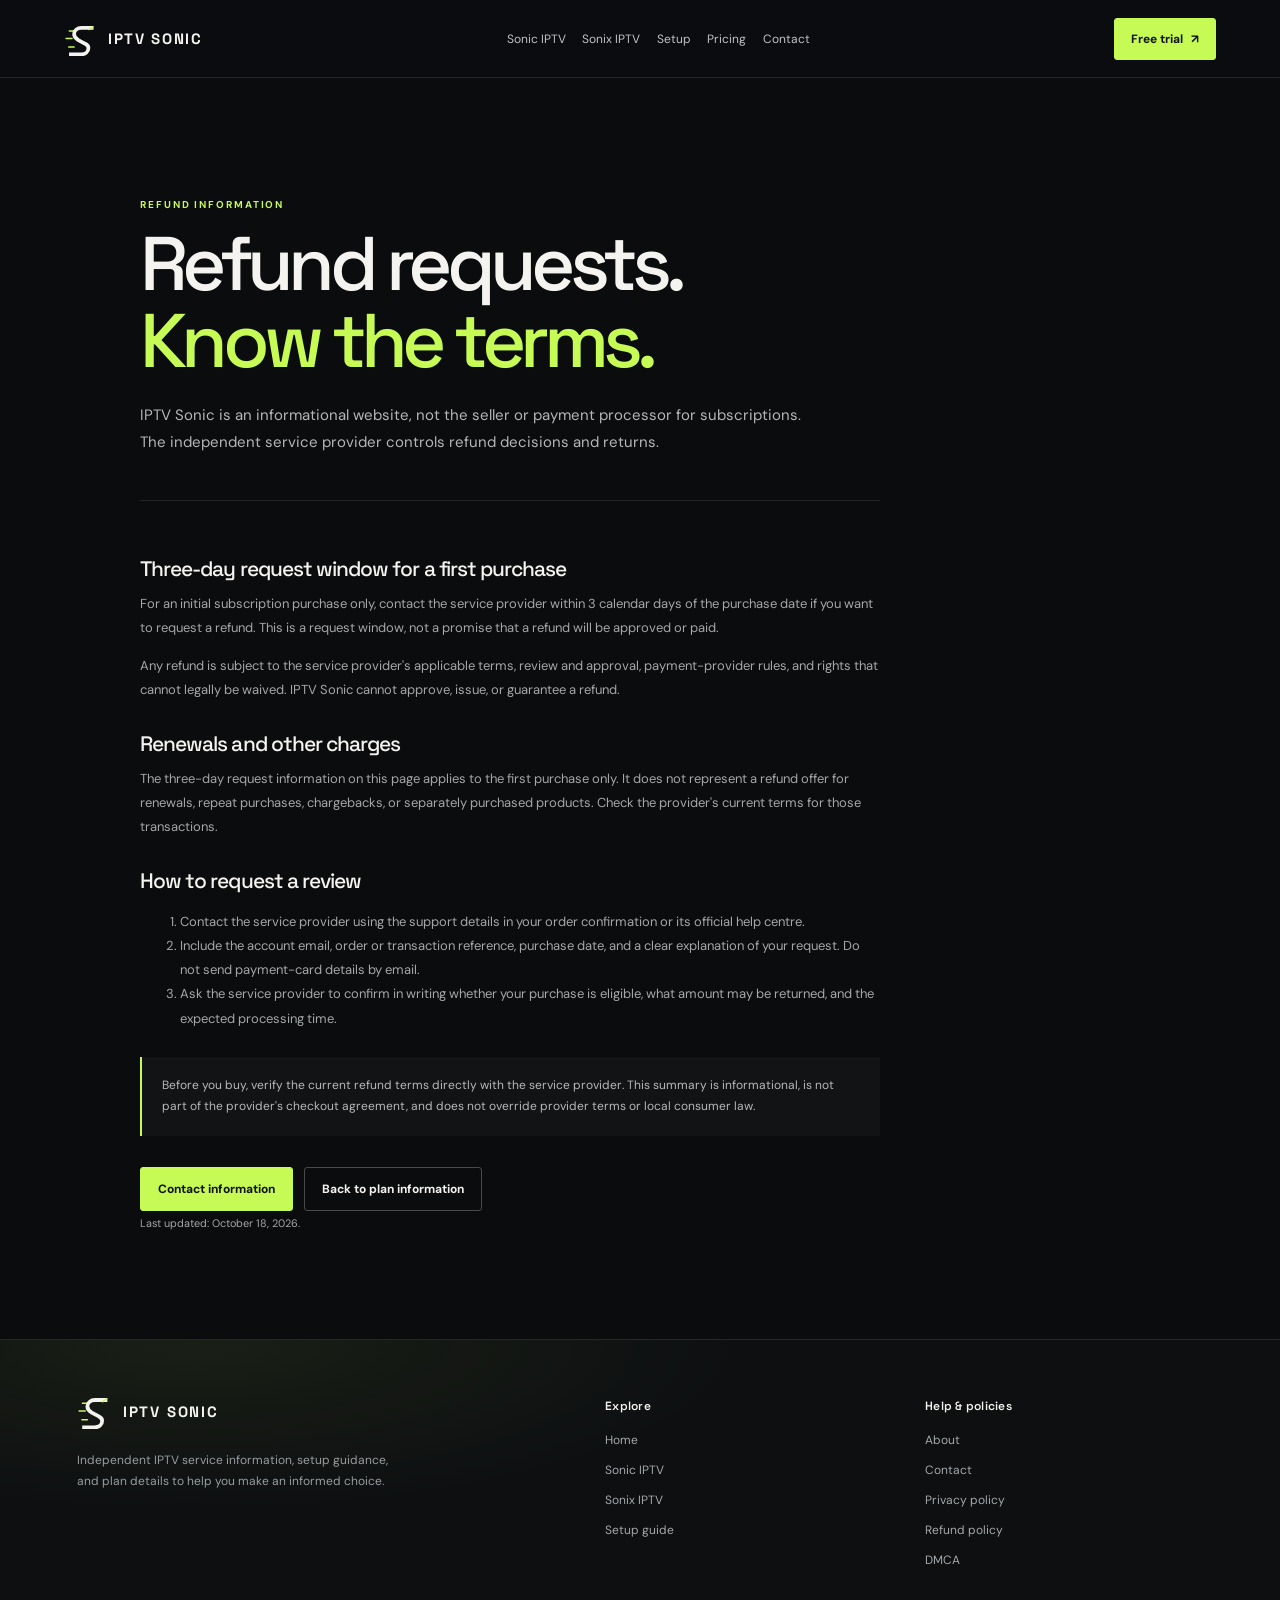
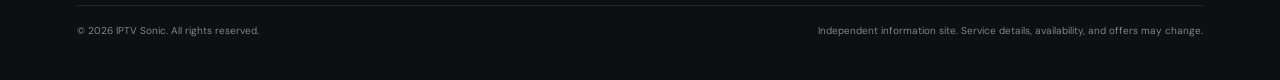
<file: refund.html>
<!doctype html>
<html lang="en">
  <head>
    <meta charset="UTF-8" />
    <meta name="viewport" content="width=device-width, initial-scale=1.0" />
    <meta name="robots" content="index, follow" />
    <meta name="description" content="Read IPTV Sonic's refund information: request a review within 3 days of an initial purchase, subject to the service provider's terms and approval." />
    <meta name="theme-color" content="#0b0c0e" />
    <link rel="canonical" href="https://iptvsonic.com/refund.html" />
    <link rel="icon" type="image/svg+xml" href="favicon.svg?v=2" sizes="any" />
    <link rel="icon" type="image/png" sizes="32x32" href="favicon-32.png?v=2" />
    <link rel="shortcut icon" href="favicon.ico?v=2" />
    <link rel="apple-touch-icon" sizes="180x180" href="apple-touch-icon.png?v=2" />
    <title>Refund Policy | IPTV Sonic</title>
    <script type="application/ld+json">
      {
        "@context": "https://schema.org",
        "@type": "WebPage",
        "name": "Refund Policy | IPTV Sonic",
        "url": "https://iptvsonic.com/refund.html",
        "isPartOf": { "@type": "WebSite", "name": "IPTV Sonic", "url": "https://iptvsonic.com/" },
        "inLanguage": "en"
      }
    </script>
    <link rel="preconnect" href="https://fonts.googleapis.com" />
    <link rel="preconnect" href="https://fonts.gstatic.com" crossorigin />
    <link href="https://fonts.googleapis.com/css2?family=DM+Sans:wght@400;500;600;700&family=Space+Grotesk:wght@400;500;600;700&display=swap" rel="stylesheet" />
    <link rel="stylesheet" href="site-pages.css" />
    <link rel="stylesheet" href="footer.css" />
    <link rel="stylesheet" href="header.css" />
    <script src="header.js" defer></script>
  </head>
  <body>
    <header class="page-header site-header">
      <a class="site-brand site-header-brand" href="index.html" aria-label="IPTV Sonic home"><img class="site-brand-mark" src="sonic-mark.svg" alt="" aria-hidden="true" /><span>IPTV SONIC</span></a>
      <nav class="page-nav site-header-nav" id="site-navigation" aria-label="Main navigation">
        <a href="sonic-iptv.html">Sonic IPTV</a><a href="sonix-iptv.html">Sonix IPTV</a><a href="installation-guide.html">Setup</a><a href="index.html#pricing">Pricing</a><a href="contact.html">Contact</a>
      </nav>
      <div class="site-header-actions"><a class="site-header-cta" href="https://tvkix.com/trial/">Free trial <span aria-hidden="true">↗</span></a></div>
      <button class="site-header-toggle" type="button" aria-label="Open navigation" aria-expanded="false" aria-controls="site-navigation"><span aria-hidden="true">☰</span></button>
    </header>

    <main class="page-main">
      <div class="page-kicker">Refund information</div>
      <h1>Refund requests.<br /><span>Know the terms.</span></h1>
      <p class="page-lead">
        IPTV Sonic is an informational website, not the seller or payment processor for subscriptions. The independent service provider controls refund decisions and returns.
      </p>

      <div class="page-content">
        <h2>Three-day request window for a first purchase</h2>
        <p>
          For an initial subscription purchase only, contact the service provider within 3 calendar days of the purchase date if you want to request a refund. This is a request window, not a promise that a refund will be approved or paid.
        </p>
        <p>
          Any refund is subject to the service provider's applicable terms, review and approval, payment-provider rules, and rights that cannot legally be waived. IPTV Sonic cannot approve, issue, or guarantee a refund.
        </p>

        <h2>Renewals and other charges</h2>
        <p>
          The three-day request information on this page applies to the first purchase only. It does not represent a refund offer for renewals, repeat purchases, chargebacks, or separately purchased products. Check the provider's current terms for those transactions.
        </p>

        <h2>How to request a review</h2>
        <ol>
          <li>Contact the service provider using the support details in your order confirmation or its official help centre.</li>
          <li>Include the account email, order or transaction reference, purchase date, and a clear explanation of your request. Do not send payment-card details by email.</li>
          <li>Ask the service provider to confirm in writing whether your purchase is eligible, what amount may be returned, and the expected processing time.</li>
        </ol>

        <div class="notice">
          Before you buy, verify the current refund terms directly with the service provider. This summary is informational, is not part of the provider's checkout agreement, and does not override provider terms or local consumer law.
        </div>
        <div class="page-actions">
          <a class="page-button page-button-primary" href="contact.html">Contact information</a>
          <a class="page-button" href="index.html#pricing">Back to plan information</a>
        </div>
        <p><small>Last updated: October 18, 2026.</small></p>
      </div>
    </main>

    <footer class="site-footer">
      <div class="site-footer-inner">
        <div class="site-footer-main">
          <div class="site-footer-branding">
            <a class="site-footer-brand" href="index.html" aria-label="IPTV Sonic home"><img src="sonic-mark.svg" alt="" aria-hidden="true" /><span>IPTV SONIC</span></a>
            <p class="site-footer-description">Independent IPTV service information, setup guidance, and plan details to help you make an informed choice.</p>
          </div>
          <nav aria-label="Explore">
            <h2 class="site-footer-heading">Explore</h2>
            <div class="site-footer-links"><a href="index.html">Home</a><a href="sonic-iptv.html">Sonic IPTV</a><a href="sonix-iptv.html">Sonix IPTV</a><a href="installation-guide.html">Setup guide</a></div>
          </nav>
          <nav aria-label="Help and policies">
            <h2 class="site-footer-heading">Help &amp; policies</h2>
            <div class="site-footer-links"><a href="about.html">About</a><a href="contact.html">Contact</a><a href="privacy.html">Privacy policy</a><a href="refund.html">Refund policy</a><a href="dmca.html">DMCA</a></div>
          </nav>
        </div>
        <div class="site-footer-bottom"><p>© 2026 IPTV Sonic. All rights reserved.</p><p>Independent information site. Service details, availability, and offers may change.</p></div>
      </div>
    </footer>
  </body>
</html>
</file>
<file: footer.css>
.site-footer {
  display: block;
  min-height: 0;
  padding: 54px max(6%, calc((100% - 1240px) / 2)) 20px;
  align-items: initial;
  justify-content: initial;
  gap: normal;
  border-top: 1px solid var(--line, rgba(255, 255, 255, 0.1));
  background:
    radial-gradient(ellipse at 15% 0, color-mix(in srgb, var(--lime, var(--accent, #c6fa55)) 7%, transparent), transparent 36%),
    #0d0f11;
  color: #a5a9ab;
  font-size: 12px;
}

.site-footer-inner {
  width: 100%;
  max-width: 1240px;
  margin-inline: auto;
}

.site-footer-main {
  padding-bottom: 36px;
  display: grid;
  grid-template-columns: minmax(250px, 1.3fr) minmax(150px, .7fr) minmax(180px, .8fr);
  gap: clamp(30px, 6vw, 90px);
}

.site-footer-brand {
  display: inline-flex;
  align-items: center;
  gap: 11px;
  color: var(--white, #f4f3ef);
  font-family: var(--font-display, var(--display, "Space Grotesk", sans-serif));
  font-size: 15px;
  font-weight: 700;
  letter-spacing: .12em;
  white-space: nowrap;
}

.site-footer-brand img {
  width: 35px;
  height: 35px;
  display: block;
  object-fit: contain;
}

.site-footer-description {
  max-width: 320px;
  margin: 17px 0 0;
  color: #989da0;
  font-size: 12px;
  line-height: 1.8;
}

.site-footer-heading {
  margin: 4px 0 17px;
  color: var(--white, #f4f3ef);
  font-family: var(--font-display, var(--display, "Space Grotesk", sans-serif));
  font-size: 12px;
  font-weight: 600;
  letter-spacing: .02em;
}

.site-footer-links {
  display: grid;
  justify-items: start;
  gap: 12px;
}

.site-footer-links a {
  color: #a5a9ab;
  font-size: 12px;
  line-height: 1.5;
  transition: color 160ms ease;
}

.site-footer-links a:hover,
.site-footer-links a:focus-visible {
  color: var(--lime, var(--accent, #c6fa55));
}

.site-footer-bottom {
  min-height: 55px;
  padding-top: 16px;
  display: flex;
  align-items: flex-start;
  justify-content: space-between;
  gap: 14px 30px;
  border-top: 1px solid var(--line, rgba(255, 255, 255, 0.1));
  color: #7f8588;
  font-size: 10px;
  line-height: 1.7;
}

.site-footer-bottom p {
  margin: 0;
}

@media (max-width: 700px) {
  .site-footer {
    padding: 38px 6% 17px;
  }

  .site-footer-main {
    padding-bottom: 28px;
    grid-template-columns: repeat(2, minmax(0, 1fr));
    gap: 30px 24px;
  }

  .site-footer-branding {
    grid-column: 1 / -1;
  }

  .site-footer-bottom {
    flex-direction: column;
    gap: 5px;
  }
}

@media (max-width: 380px) {
  .site-footer-main {
    grid-template-columns: 1fr;
  }

  .site-footer-branding {
    grid-column: auto;
  }
}
</file>
<file: header.css>
.site-header {
  position: relative;
  z-index: 20;
  min-height: 78px;
  padding-inline: max(5%, calc((100% - 1280px) / 2));
  display: flex;
  flex-direction: row;
  align-items: center;
  justify-content: space-between;
  gap: clamp(14px, 2vw, 30px);
  border-bottom: 1px solid var(--line, rgba(255, 255, 255, .1));
  background: rgba(11, 13, 16, .94);
  -webkit-backdrop-filter: blur(16px);
  backdrop-filter: blur(16px);
}

.site-header-brand,
.site-header .brand,
.site-header .site-brand {
  flex: 0 0 auto;
  display: inline-flex;
  align-items: center;
  gap: 10px;
  color: var(--white, #f4f3ef);
  font-family: var(--font-display, var(--display, "Space Grotesk", sans-serif));
  font-size: 15px;
  font-weight: 700;
  letter-spacing: .11em;
  white-space: nowrap;
}

.site-header-brand img,
.site-header .brand img,
.site-header .site-brand img {
  width: 34px;
  height: 34px;
  display: block;
  object-fit: contain;
}

.site-header-nav {
  flex: 1 1 auto;
  min-width: 0;
  display: flex;
  flex-wrap: nowrap;
  align-items: center;
  justify-content: center;
  gap: clamp(12px, 1.3vw, 20px);
  color: #c0c3c5;
  font-size: 12px;
}

.site-header-nav a {
  padding-block: 10px;
  color: inherit;
  white-space: nowrap;
  transition: color 160ms ease;
}

.site-header-nav a:hover,
.site-header-nav a:focus-visible {
  color: var(--lime, var(--accent, #c6fa55));
}

.site-header-actions {
  flex: 0 0 auto;
  display: flex;
  align-items: center;
  gap: 10px;
}

.site-header-cta {
  min-height: 42px;
  padding: 0 16px;
  display: inline-flex;
  align-items: center;
  justify-content: center;
  gap: 8px;
  border: 1px solid var(--lime, var(--accent, #c6fa55));
  border-radius: 3px;
  background: var(--lime, var(--accent, #c6fa55));
  color: #11140c;
  font-size: 12px;
  font-weight: 700;
  white-space: nowrap;
  transition: transform 160ms ease, filter 160ms ease;
}

.site-header-cta:hover {
  transform: translateY(-1px);
  filter: brightness(1.08);
  color: #11140c;
}

.site-header-toggle {
  width: 42px;
  height: 42px;
  flex: 0 0 auto;
  display: none;
  align-items: center;
  justify-content: center;
  border: 1px solid var(--line, rgba(255, 255, 255, .14));
  border-radius: 3px;
  background: rgba(255, 255, 255, .025);
  color: var(--white, #f4f3ef);
  font: 22px/1 var(--font-body, var(--body, sans-serif));
  cursor: pointer;
}

.site-header-toggle:hover,
.site-header-toggle:focus-visible {
  border-color: var(--lime, var(--accent, #c6fa55));
}

.site-header a:focus-visible,
.site-header-toggle:focus-visible {
  outline: 2px solid var(--lime, var(--accent, #c6fa55));
  outline-offset: 4px;
}

@media (max-width: 1180px) {
  .site-header {
    min-height: 74px;
  }

  .site-header-toggle {
    display: inline-flex;
  }

  .site-header-nav {
    position: absolute;
    top: 100%;
    right: 0;
    left: 0;
    z-index: 5;
    padding: 14px max(5%, calc((100% - 1280px) / 2)) 20px;
    display: none;
    flex-wrap: nowrap;
    align-items: stretch;
    flex-direction: column;
    justify-content: flex-start;
    gap: 0;
    border-bottom: 1px solid var(--line, rgba(255, 255, 255, .1));
    background: #0d1013;
    box-shadow: 0 18px 30px rgba(0, 0, 0, .24);
  }

  .site-header-nav.is-open {
    display: flex;
  }

  .site-header-nav a {
    min-height: 43px;
    padding: 12px 0;
    border-bottom: 1px solid rgba(255, 255, 255, .055);
    font-size: 13px;
  }

  .site-header-nav a:last-child {
    border-bottom: 0;
  }
}

@media (max-width: 500px) {
  .site-header {
    min-height: 68px;
    padding-inline: 5%;
    gap: 9px;
  }

  .site-header-brand,
  .site-header .brand,
  .site-header .site-brand {
    gap: 8px;
    font-size: 12px;
    letter-spacing: .09em;
  }

  .site-header-brand img,
  .site-header .brand img,
  .site-header .site-brand img {
    width: 30px;
    height: 30px;
  }

  .site-header-actions {
    margin-left: auto;
  }

  .site-header-actions .button-quiet,
  .site-header-actions .button-outline,
  .site-header-actions .site-header-secondary {
    display: none;
  }

  .site-header-cta {
    min-height: 38px;
    padding-inline: 10px;
    font-size: 10px;
  }

  .site-header-toggle {
    width: 38px;
    height: 38px;
  }
}
</file>
<file: assets/css/styles.css>
:root {
  color-scheme: dark;
  --bg: #05070a;
  --bg-soft: #0a1017;
  --panel: #0f1720;
  --panel-2: #121d28;
  --line: rgba(255, 255, 255, 0.12);
  --text: #f7fbff;
  --muted: #a7b5c3;
  --cyan: #38d9ff;
  --green: #62f59c;
  --amber: #ffd166;
  --danger: #ff6b6b;
  --radius: 8px;
  --shadow: 0 22px 70px rgba(0, 0, 0, 0.42);
  --max: 1160px;
}

* {
  box-sizing: border-box;
}

html {
  scroll-behavior: smooth;
}

body {
  margin: 0;
  font-family: Inter, ui-sans-serif, system-ui, -apple-system, BlinkMacSystemFont, "Segoe UI", sans-serif;
  background:
    radial-gradient(circle at 84% 12%, rgba(56, 217, 255, 0.13), transparent 30rem),
    linear-gradient(180deg, #05070a 0%, #071017 44%, #05070a 100%);
  color: var(--text);
  line-height: 1.6;
  letter-spacing: 0;
}

img {
  display: block;
  max-width: 100%;
  height: auto;
}

a {
  color: inherit;
  text-decoration: none;
}

.container {
  width: min(100% - 32px, var(--max));
  margin-inline: auto;
}

.skip-link {
  position: absolute;
  left: 16px;
  top: -80px;
  z-index: 100;
  padding: 10px 14px;
  border-radius: var(--radius);
  background: var(--text);
  color: var(--bg);
}

.skip-link:focus {
  top: 16px;
}

.site-header {
  position: sticky;
  top: 0;
  z-index: 20;
  border-bottom: 1px solid rgba(255, 255, 255, 0.08);
  background: rgba(5, 7, 10, 0.78);
  backdrop-filter: blur(18px);
}

.nav {
  display: flex;
  align-items: center;
  justify-content: space-between;
  min-height: 72px;
  gap: 18px;
}

.brand {
  display: inline-flex;
  align-items: center;
  gap: 10px;
  font-weight: 800;
  font-size: 1.08rem;
}

.brand-mark {
  display: grid;
  place-items: center;
  width: 34px;
  height: 34px;
  border-radius: var(--radius);
  background: linear-gradient(135deg, var(--cyan), var(--green));
  color: #001015;
  font-weight: 900;
}

.nav-links {
  display: flex;
  align-items: center;
  gap: 22px;
  color: var(--muted);
  font-size: 0.95rem;
}

.nav-links a:hover,
.nav-links a[aria-current="page"] {
  color: var(--text);
}

.nav-actions {
  display: flex;
  align-items: center;
  gap: 10px;
}

.menu-toggle {
  display: none;
  width: 42px;
  height: 42px;
  border: 1px solid var(--line);
  border-radius: var(--radius);
  background: transparent;
  color: var(--text);
}

.btn {
  display: inline-flex;
  align-items: center;
  justify-content: center;
  min-height: 46px;
  padding: 0 18px;
  border: 1px solid transparent;
  border-radius: var(--radius);
  font-weight: 750;
  line-height: 1;
  transition: transform 180ms ease, border-color 180ms ease, background 180ms ease;
}

.btn:hover {
  transform: translateY(-1px);
}

.btn-primary {
  background: linear-gradient(135deg, var(--cyan), var(--green));
  color: #001015;
  box-shadow: 0 14px 38px rgba(56, 217, 255, 0.18);
}

.btn-secondary {
  border-color: rgba(255, 255, 255, 0.18);
  background: rgba(255, 255, 255, 0.05);
  color: var(--text);
}

.btn-ghost {
  min-height: 40px;
  padding: 0 14px;
  border-color: rgba(255, 255, 255, 0.16);
  color: var(--text);
}

.hero {
  padding: 72px 0 52px;
}

.hero-grid {
  display: grid;
  grid-template-columns: minmax(0, 0.95fr) minmax(320px, 1.05fr);
  align-items: center;
  gap: 54px;
}

.eyebrow {
  display: inline-flex;
  align-items: center;
  gap: 8px;
  margin: 0 0 18px;
  color: var(--green);
  font-size: 0.88rem;
  font-weight: 760;
  text-transform: uppercase;
}

.eyebrow::before {
  content: "";
  width: 9px;
  height: 9px;
  border-radius: 50%;
  background: var(--green);
  box-shadow: 0 0 20px var(--green);
}

h1,
h2,
h3 {
  margin: 0;
  line-height: 1.08;
  letter-spacing: 0;
}

h1 {
  max-width: 820px;
  font-size: clamp(2.55rem, 7vw, 5.9rem);
}

h2 {
  font-size: clamp(2rem, 4.6vw, 3.45rem);
}

h3 {
  font-size: 1.15rem;
}

.lead {
  max-width: 690px;
  margin: 22px 0 0;
  color: var(--muted);
  font-size: clamp(1.05rem, 2vw, 1.28rem);
}

.hero-actions,
.cta-row {
  display: flex;
  flex-wrap: wrap;
  align-items: center;
  gap: 12px;
  margin-top: 30px;
}

.microcopy {
  margin: 14px 0 0;
  color: #c5d0dc;
  font-size: 0.93rem;
}

.hero-media {
  position: relative;
}

.hero-media img {
  width: 100%;
  aspect-ratio: 4 / 3;
  object-fit: cover;
  border: 1px solid rgba(255, 255, 255, 0.14);
  border-radius: var(--radius);
  box-shadow: var(--shadow);
}

.signal-card {
  position: absolute;
  right: 16px;
  bottom: 16px;
  width: min(270px, calc(100% - 32px));
  padding: 16px;
  border: 1px solid rgba(255, 255, 255, 0.16);
  border-radius: var(--radius);
  background: rgba(5, 10, 14, 0.76);
  backdrop-filter: blur(14px);
}

.signal-card strong {
  display: block;
  font-size: 1.9rem;
  line-height: 1;
}

.signal-card span {
  color: var(--muted);
  font-size: 0.9rem;
}

.section {
  padding: 74px 0;
}

.section-header {
  display: flex;
  align-items: end;
  justify-content: space-between;
  gap: 28px;
  margin-bottom: 28px;
}

.section-header p {
  max-width: 560px;
  margin: 0;
  color: var(--muted);
}

.trust-grid,
.feature-grid,
.pricing-grid,
.blog-grid,
.testimonial-grid,
.steps {
  display: grid;
  gap: 16px;
}

.trust-grid {
  grid-template-columns: repeat(4, 1fr);
}

.feature-grid,
.blog-grid {
  grid-template-columns: repeat(2, 1fr);
}

.pricing-grid,
.testimonial-grid,
.steps {
  grid-template-columns: repeat(3, 1fr);
}

.panel,
.price-card,
.article-card,
.testimonial,
.step,
.contact-panel {
  border: 1px solid var(--line);
  border-radius: var(--radius);
  background: linear-gradient(180deg, rgba(255, 255, 255, 0.065), rgba(255, 255, 255, 0.025));
}

.panel,
.article-card,
.testimonial,
.step {
  padding: 22px;
}

.icon {
  display: grid;
  place-items: center;
  width: 42px;
  height: 42px;
  margin-bottom: 18px;
  border-radius: var(--radius);
  background: rgba(56, 217, 255, 0.1);
  color: var(--cyan);
  font-weight: 900;
}

.panel p,
.step p,
.testimonial p,
.article-card p {
  color: var(--muted);
}

.panel p,
.step p {
  margin: 10px 0 0;
}

.metric-row {
  display: grid;
  grid-template-columns: repeat(4, 1fr);
  gap: 14px;
  margin-top: 24px;
}

.metric {
  padding: 18px;
  border-top: 1px solid rgba(255, 255, 255, 0.12);
}

.metric strong {
  display: block;
  font-size: 1.55rem;
}

.metric span {
  color: var(--muted);
  font-size: 0.9rem;
}

.step-number {
  display: inline-flex;
  align-items: center;
  justify-content: center;
  width: 32px;
  height: 32px;
  margin-bottom: 18px;
  border-radius: 50%;
  background: var(--text);
  color: var(--bg);
  font-weight: 900;
}

.price-card {
  position: relative;
  padding: 26px;
}

.price-card.featured {
  border-color: rgba(98, 245, 156, 0.55);
  background: linear-gradient(180deg, rgba(98, 245, 156, 0.12), rgba(255, 255, 255, 0.03));
  box-shadow: 0 18px 52px rgba(98, 245, 156, 0.08);
}

.badge {
  display: inline-flex;
  margin-bottom: 16px;
  padding: 6px 10px;
  border-radius: 999px;
  background: rgba(98, 245, 156, 0.13);
  color: var(--green);
  font-size: 0.78rem;
  font-weight: 800;
}

.price {
  margin: 18px 0 12px;
  font-size: 2.7rem;
  font-weight: 900;
  line-height: 1;
}

.price small {
  color: var(--muted);
  font-size: 0.95rem;
  font-weight: 600;
}

.check-list {
  display: grid;
  gap: 10px;
  margin: 20px 0 24px;
  padding: 0;
  color: #d7e2ec;
  list-style: none;
}

.check-list li {
  display: flex;
  gap: 10px;
}

.check-list li::before {
  content: "✓";
  color: var(--green);
  font-weight: 900;
}

.faq {
  display: grid;
  gap: 12px;
}

.faq details {
  border: 1px solid var(--line);
  border-radius: var(--radius);
  background: rgba(255, 255, 255, 0.035);
}

.faq summary {
  cursor: pointer;
  padding: 18px 20px;
  font-weight: 800;
}

.faq p {
  margin: 0;
  padding: 0 20px 20px;
  color: var(--muted);
}

.cta-band {
  padding: 46px;
  border: 1px solid rgba(56, 217, 255, 0.24);
  border-radius: var(--radius);
  background:
    linear-gradient(135deg, rgba(56, 217, 255, 0.14), rgba(98, 245, 156, 0.08)),
    rgba(255, 255, 255, 0.04);
}

.cta-band p {
  max-width: 680px;
  color: var(--muted);
}

.site-footer {
  padding: 46px 0;
  border-top: 1px solid rgba(255, 255, 255, 0.08);
  background: #05070a;
  color: var(--muted);
}

.footer-grid {
  display: grid;
  grid-template-columns: 1.4fr repeat(3, 1fr);
  gap: 28px;
}

.footer-grid h2,
.footer-grid h3 {
  color: var(--text);
  font-size: 1rem;
}

.footer-grid ul {
  display: grid;
  gap: 10px;
  margin: 12px 0 0;
  padding: 0;
  list-style: none;
}

.footer-bottom {
  display: flex;
  justify-content: space-between;
  gap: 16px;
  margin-top: 34px;
  padding-top: 20px;
  border-top: 1px solid rgba(255, 255, 255, 0.08);
  font-size: 0.9rem;
}

.page-hero {
  padding: 64px 0 36px;
}

.narrow {
  max-width: 820px;
}

.guide-grid,
.contact-grid {
  display: grid;
  grid-template-columns: 0.88fr 1.12fr;
  gap: 28px;
}

.guide-list {
  display: grid;
  gap: 14px;
  padding: 0;
  list-style: none;
}

.guide-list li {
  padding: 18px;
  border: 1px solid var(--line);
  border-radius: var(--radius);
  background: rgba(255, 255, 255, 0.035);
}

.form {
  display: grid;
  gap: 14px;
}

.form label {
  display: grid;
  gap: 7px;
  color: #d9e3ed;
  font-weight: 700;
}

.form input,
.form textarea,
.form select {
  width: 100%;
  min-height: 46px;
  border: 1px solid var(--line);
  border-radius: var(--radius);
  background: rgba(255, 255, 255, 0.06);
  color: var(--text);
  padding: 12px 13px;
  font: inherit;
}

.form textarea {
  min-height: 132px;
  resize: vertical;
}

.article-card a {
  display: inline-flex;
  margin-top: 8px;
  color: var(--green);
  font-weight: 800;
}

.article-meta {
  margin: 0 0 12px;
  color: var(--green);
  font-size: 0.86rem;
  font-weight: 760;
}

.content {
  color: #d7e2ec;
}

.content h2 {
  margin-top: 34px;
  font-size: 1.7rem;
}

.content p,
.content li {
  color: var(--muted);
}

.article-note,
.author-box {
  margin: 24px 0;
  padding: 18px;
  border: 1px solid var(--line);
  border-radius: var(--radius);
  background: rgba(255, 255, 255, 0.04);
}

.article-note strong,
.author-box strong {
  color: var(--text);
}

.toc-list {
  display: grid;
  gap: 8px;
  margin: 18px 0 0;
  padding-left: 20px;
}

.toc-list a {
  color: var(--green);
  font-weight: 750;
}

@media (prefers-reduced-motion: no-preference) {
  .reveal {
    opacity: 0;
    transform: translateY(14px);
    transition: opacity 520ms ease, transform 520ms ease;
  }

  .reveal.is-visible {
    opacity: 1;
    transform: translateY(0);
  }
}

@media (max-width: 920px) {
  .menu-toggle {
    display: inline-grid;
    place-items: center;
  }

  .nav-links {
    position: absolute;
    inset: 72px 16px auto 16px;
    display: none;
    flex-direction: column;
    align-items: stretch;
    padding: 16px;
    border: 1px solid var(--line);
    border-radius: var(--radius);
    background: rgba(8, 13, 19, 0.96);
  }

  .nav-links.is-open {
    display: flex;
  }

  .hero-grid,
  .guide-grid,
  .contact-grid {
    grid-template-columns: 1fr;
  }

  .trust-grid,
  .feature-grid,
  .pricing-grid,
  .blog-grid,
  .testimonial-grid,
  .steps,
  .metric-row,
  .footer-grid {
    grid-template-columns: repeat(2, 1fr);
  }
}

@media (max-width: 640px) {
  .container {
    width: min(100% - 24px, var(--max));
  }

  .nav-actions .btn-primary {
    display: none;
  }

  .hero {
    padding-top: 46px;
  }

  .section {
    padding: 54px 0;
  }

  .section-header,
  .footer-bottom {
    display: block;
  }

  .trust-grid,
  .feature-grid,
  .pricing-grid,
  .blog-grid,
  .testimonial-grid,
  .steps,
  .metric-row,
  .footer-grid {
    grid-template-columns: 1fr;
  }

  .cta-band {
    padding: 28px;
  }

  .signal-card {
    position: static;
    width: 100%;
    margin-top: 12px;
  }
}
</file>
<file: site-pages.css>
:root {
  color-scheme: dark;
  --bg: #0b0c0e;
  --panel: #111315;
  --line: rgba(255, 255, 255, 0.1);
  --muted: #9a9da1;
  --white: #f4f3ef;
  --lime: #c6fa55;
  --font-display: "Space Grotesk", sans-serif;
  --font-body: "DM Sans", sans-serif;
}

* {
  box-sizing: border-box;
}

body {
  min-width: 320px;
  min-height: 100vh;
  margin: 0;
  display: flex;
  flex-direction: column;
  background: var(--bg);
  color: var(--white);
  font-family: var(--font-body);
  -webkit-font-smoothing: antialiased;
}

a {
  color: inherit;
  text-decoration: none;
}

a:hover {
  color: var(--lime);
}

.page-header {
  min-height: 78px;
  padding: 0 max(6%, calc((100% - 1240px) / 2));
  display: flex;
  align-items: center;
  justify-content: space-between;
  gap: 25px;
  border-bottom: 1px solid var(--line);
}

.site-brand {
  display: inline-flex;
  align-items: center;
  gap: 10px;
  font-family: var(--font-display);
  font-size: 16px;
  font-weight: 700;
  letter-spacing: 0.11em;
  white-space: nowrap;
}

.site-brand-mark {
  width: 34px;
  height: 34px;
  display: inline-block;
  object-fit: contain;
}

.page-nav {
  display: flex;
  flex-wrap: wrap;
  justify-content: end;
  gap: 22px;
  color: #b9babe;
  font-size: 12px;
}

.page-main {
  width: min(100% - 12%, 1000px);
  margin: 0 auto;
  flex: 1;
  padding: clamp(65px, 10vw, 120px) 0 90px;
}

.page-kicker {
  margin-bottom: 15px;
  color: var(--lime);
  font-size: 10px;
  font-weight: 700;
  letter-spacing: 0.19em;
  text-transform: uppercase;
}

.page-main h1 {
  max-width: 780px;
  margin: 0 0 22px;
  font-family: var(--font-display);
  font-size: clamp(43px, 8vw, 76px);
  font-weight: 500;
  letter-spacing: -0.075em;
  line-height: 1.01;
}

.page-main h1 span {
  color: var(--lime);
}

.page-lead {
  max-width: 690px;
  margin: 0;
  color: #b5b6b8;
  font-size: 15px;
  line-height: 1.85;
}

.page-content {
  max-width: 740px;
  margin-top: 43px;
  padding-top: 26px;
  border-top: 1px solid var(--line);
}

.page-content h2 {
  margin: 28px 0 10px;
  font-family: var(--font-display);
  font-size: 21px;
  font-weight: 500;
  letter-spacing: -0.045em;
}

.page-content p,
.page-content li {
  color: #a4a7a8;
  font-size: 13px;
  line-height: 1.85;
}

.page-content p {
  margin: 0 0 14px;
}

.page-content ul {
  padding-left: 20px;
}

.notice {
  margin-top: 26px;
  padding: 18px 20px;
  border-left: 2px solid var(--lime);
  background: var(--panel);
  color: #b6b9ba;
  font-size: 12px;
  line-height: 1.8;
}

.page-actions {
  margin-top: 31px;
  display: flex;
  flex-wrap: wrap;
  gap: 11px;
}

.page-button {
  min-height: 44px;
  padding: 0 17px;
  display: inline-flex;
  align-items: center;
  justify-content: center;
  border: 1px solid rgba(255, 255, 255, 0.25);
  border-radius: 3px;
  font-size: 12px;
  font-weight: 700;
}

.page-button-primary {
  color: #10120a;
  border-color: var(--lime);
  background: var(--lime);
}

@media (max-width: 650px) {
  .page-header {
    min-height: 70px;
    padding: 14px 6%;
    align-items: flex-start;
    flex-direction: column;
    gap: 14px;
  }

  .page-nav {
    justify-content: flex-start;
    gap: 10px 17px;
  }

  .page-main {
    width: 88%;
    padding-top: 67px;
  }

}
</file>
